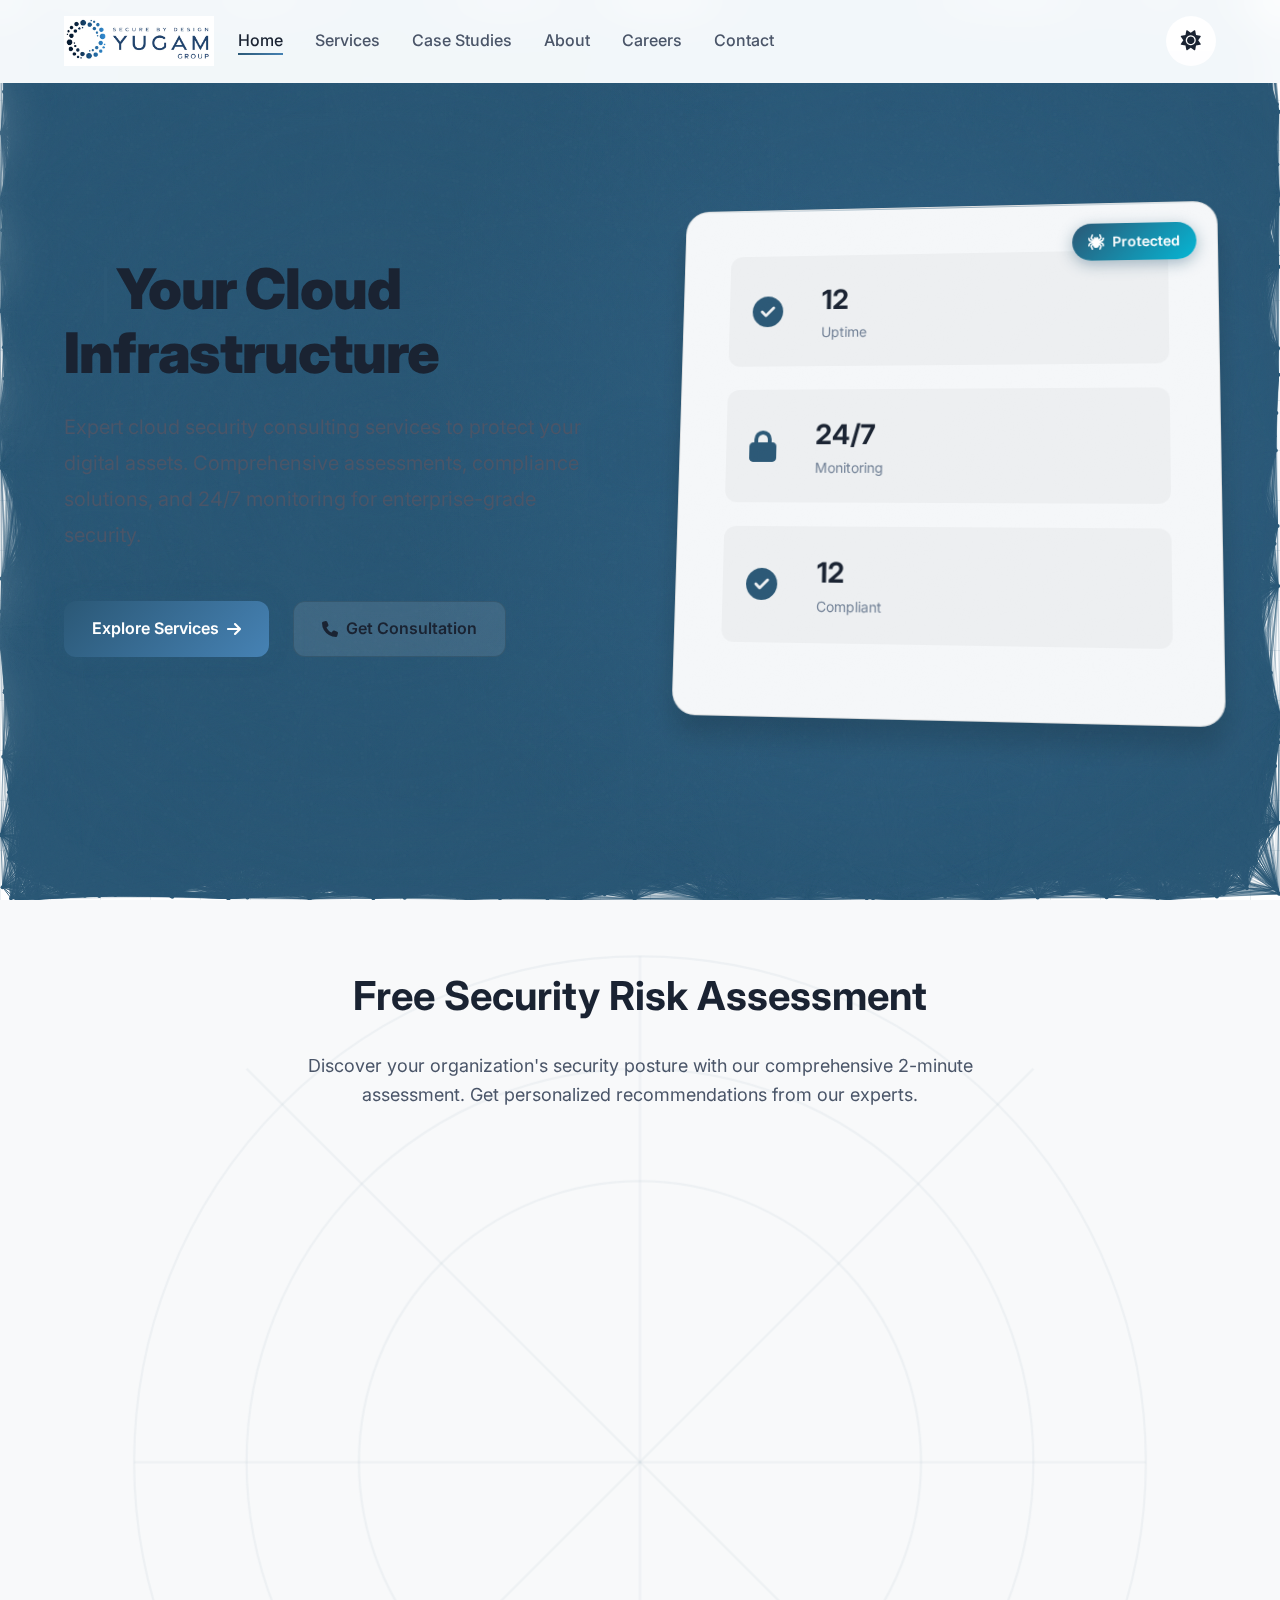
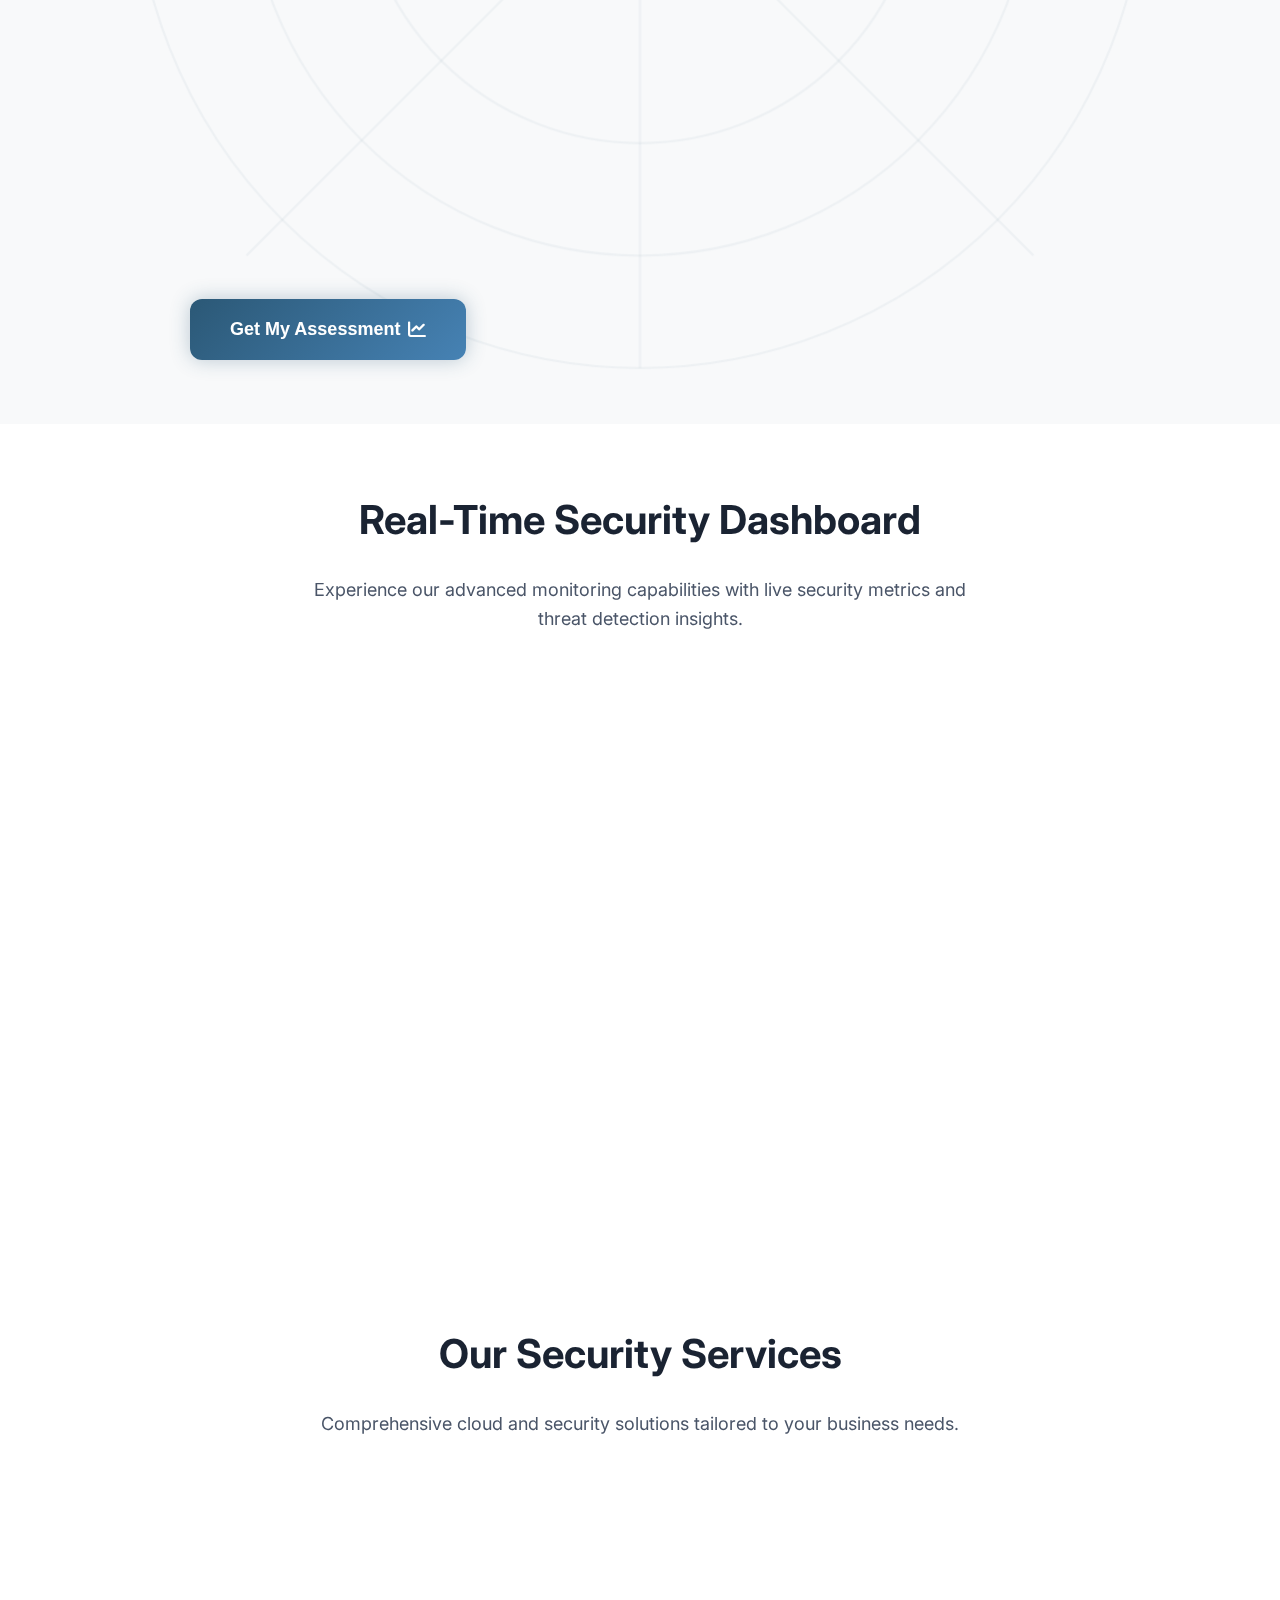
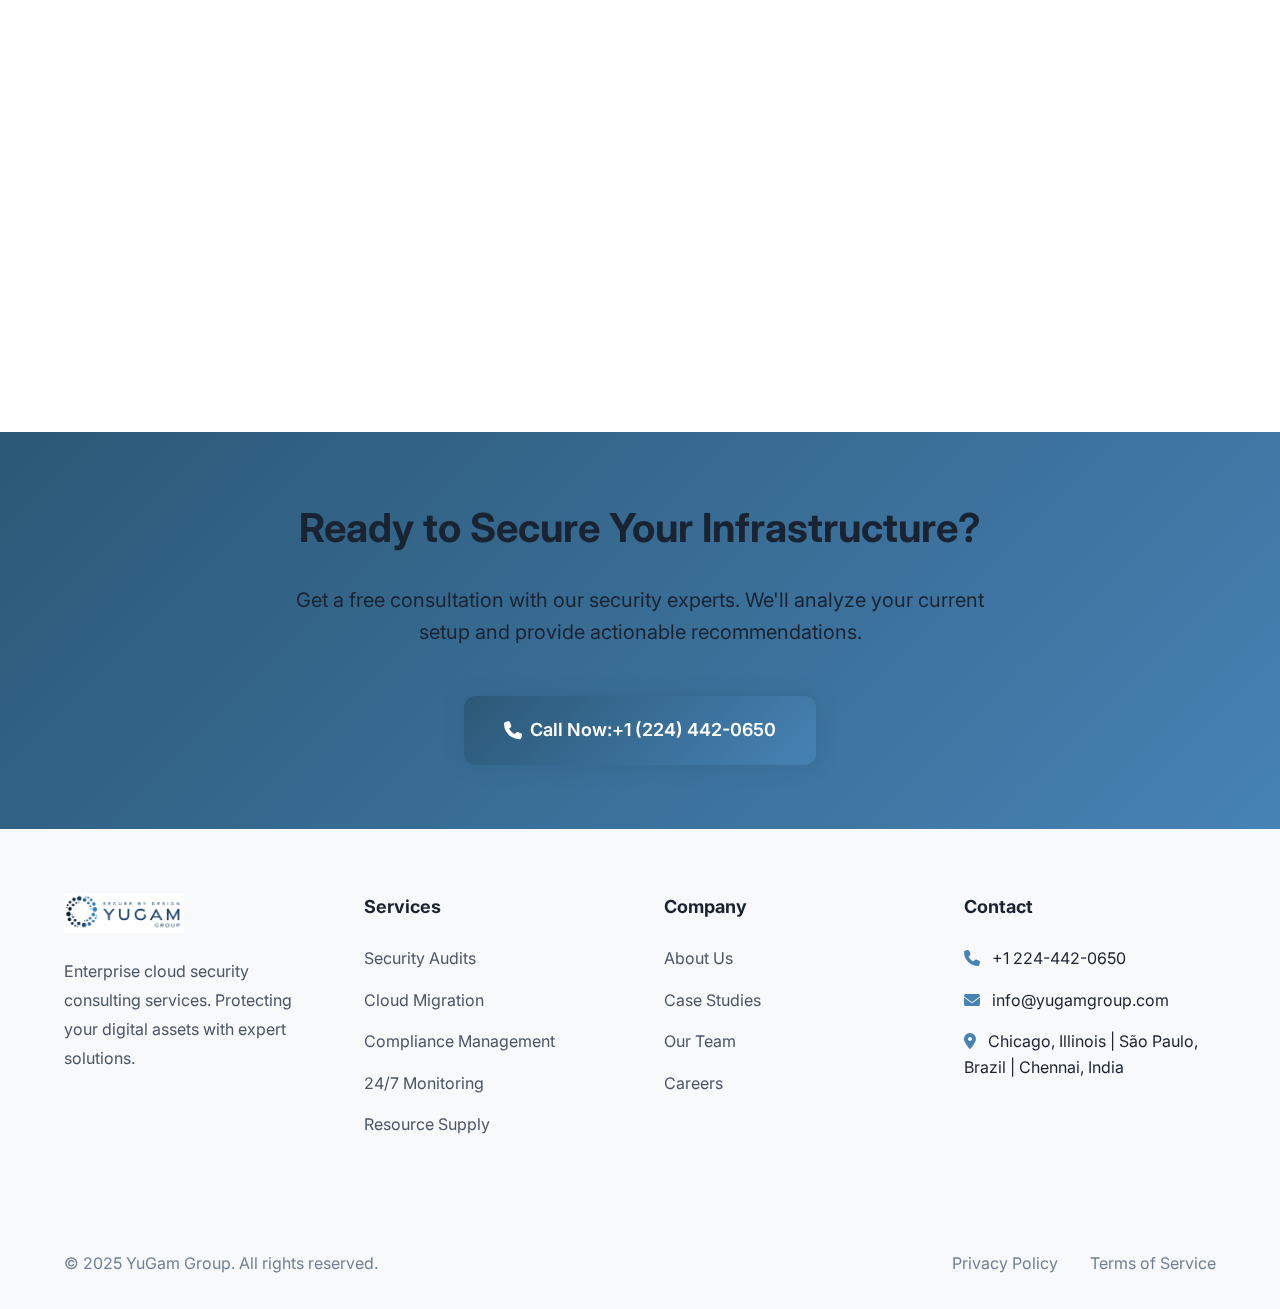
<file: index.html>
<!DOCTYPE html>
<html lang="en">

<head>
    <meta charset="UTF-8">
    <meta name="viewport" content="width=device-width, initial-scale=1.0">
    <meta name="description"
        content="YuGam Group - Enterprise cloud security consulting services. Protecting your digital assets with expert solutions.">
    <title>YuGam Group - Enterprise Cloud & Security Solutions</title>
    <link rel="stylesheet" href="styles.css">
    <link href="https://fonts.googleapis.com/css2?family=Inter:wght@300;400;500;600;700;800&display=swap"
        rel="stylesheet">
    <link rel="stylesheet" href="https://cdnjs.cloudflare.com/ajax/libs/font-awesome/6.4.0/css/all.min.css">
</head>

<body>
    <!-- Navigation -->
    <nav class="navbar" id="navbar">
        <div class="container nav-container">
            <div class="logo">
                <img src="logo-full.png" alt="YUGAM GROUP - Secure by Design" style="height: 50px;">
            </div>
            <button class="mobile-menu-toggle" id="mobileMenuToggle">
                <span></span>
                <span></span>
                <span></span>
            </button>
            <ul class="nav-links" id="navLinks">
                <li><a href="index.html" class="nav-link active">Home</a></li>
                <li><a href="services.html" class="nav-link">Services</a></li>
                <li><a href="case-studies.html" class="nav-link">Case Studies</a></li>
                <li><a href="about.html" class="nav-link">About</a></li>
                <li><a href="careers.html" class="nav-link">Careers</a></li>
                <li><a href="index.html#contact" class="nav-link">Contact</a></li>
            </ul>
            <button class="theme-toggle" id="themeToggle" aria-label="Toggle dark mode">
                <i class="fas fa-sun"></i>
                <i class="fas fa-moon" style="display: none;"></i>
            </button>
        </div>
    </nav>

    <!-- Hero Section -->
    <section id="home" class="hero">
        <div class="hero-background">
            <canvas class="particle-canvas"></canvas>
            <div class="grid-overlay"></div>
            <div class="gradient-overlay"></div>
            <!-- Clouds Background -->
            <div class="clouds-container">
                <div class="cloud cloud-1"></div>
                <div class="cloud cloud-2"></div>
                <div class="cloud cloud-3"></div>
                <div class="cloud cloud-4"></div>
                <div class="cloud cloud-5"></div>
            </div>
            <!-- Spider Web Protection -->
            <div class="spider-web-container">
                <svg class="spider-web" viewBox="0 0 800 600" xmlns="http://www.w3.org/2000/svg">
                    <defs>
                        <radialGradient id="webGradient" cx="50%" cy="50%" r="50%">
                            <stop offset="0%" style="stop-color:var(--primary);stop-opacity:0.1" />
                            <stop offset="100%" style="stop-color:var(--primary);stop-opacity:0" />
                        </radialGradient>
                    </defs>
                    <!-- Radial lines -->
                    <g stroke="url(#webGradient)" stroke-width="0.5" fill="none">
                        <line x1="400" y1="300" x2="400" y2="0" />
                        <line x1="400" y1="300" x2="565" y2="75" />
                        <line x1="400" y1="300" x2="650" y2="200" />
                        <line x1="400" y1="300" x2="650" y2="400" />
                        <line x1="400" y1="300" x2="565" y2="525" />
                        <line x1="400" y1="300" x2="400" y2="600" />
                        <line x1="400" y1="300" x2="235" y2="525" />
                        <line x1="400" y1="300" x2="150" y2="400" />
                        <line x1="400" y1="300" x2="150" y2="200" />
                        <line x1="400" y1="300" x2="235" y2="75" />
                    </g>
                    <!-- Concentric circles -->
                    <ellipse cx="400" cy="300" rx="60" ry="45" stroke="url(#webGradient)" stroke-width="0.5" fill="none"/>
                    <ellipse cx="400" cy="300" rx="120" ry="90" stroke="url(#webGradient)" stroke-width="0.4" fill="none"/>
                    <ellipse cx="400" cy="300" rx="180" ry="135" stroke="url(#webGradient)" stroke-width="0.4" fill="none"/>
                    <ellipse cx="400" cy="300" rx="240" ry="180" stroke="url(#webGradient)" stroke-width="0.3" fill="none"/>
                    <ellipse cx="400" cy="300" rx="300" ry="225" stroke="url(#webGradient)" stroke-width="0.3" fill="none"/>
                </svg>
                <!-- Spider Guardian -->
                <div class="spider-guardian">
                    <i class="fas fa-spider"></i>
                </div>
            </div>
        </div>
        <div class="container hero-content">
            <div class="hero-text" data-animate="fade-right">
                <h1 class="hero-title">
                    <span class="gradient-text text-glow" data-typing="Secure|Protect|Optimize|Modernize"> Secure</span> Your Cloud Infrastructure
                </h1>
                <p class="hero-subtitle">
                    Expert cloud security consulting services to protect your digital assets.
                    Comprehensive assessments, compliance solutions, and 24/7 monitoring for
                    enterprise-grade security.
                </p>
                <div class="hero-cta">
                    <a href="services.html" class="btn btn-primary">
                        <span>Explore Services</span>
                        <i class="fas fa-arrow-right"></i>
                    </a>
                    <a href="#contact" class="btn btn-secondary">
                        <i class="fas fa-phone"></i>
                        <span>Get Consultation</span>
                    </a>
                </div>
            </div>
            <div class="hero-visual" data-animate="fade-left">
                <div class="dashboard-preview">
                    <div class="dashboard-card glass-card">
                        <div class="spider-badge">
                            <i class="fas fa-spider"></i>
                            <span>Protected</span>
                        </div>
                        <div class="stat-item" data-animate="fade-up" data-animate-delay="1">
                            <i class="fas fa-check-circle"></i>
                            <div class="stat-content">
                                <span class="stat-value" data-target="99">99.9%</span>
                                <span class="stat-label">Uptime</span>
                            </div>
                        </div>
                        <div class="stat-item" data-animate="fade-up" data-animate-delay="2">
                            <i class="fas fa-lock"></i>
                            <div class="stat-content">
                                <span class="stat-value">24/7</span>
                                <span class="stat-label">Monitoring</span>
                            </div>
                        </div>
                        <div class="stat-item" data-animate="fade-up" data-animate-delay="3">
                            <i class="fas fa-check-circle"></i>
                            <div class="stat-content">
                                <span class="stat-value" data-target="100">100%</span>
                                <span class="stat-label">Compliant</span>
                            </div>
                        </div>
                    </div>
                </div>
            </div>
        </div>
    </section>

    <!-- Security Assessment Section -->
    <section class="assessment-section">
        <div class="assessment-web-pattern">
            <svg viewBox="0 0 100 100" xmlns="http://www.w3.org/2000/svg">
                <defs>
                    <pattern id="webPattern" patternUnits="userSpaceOnUse" width="100" height="100">
                        <circle cx="50" cy="50" r="45" stroke="var(--primary)" stroke-width="0.2" fill="none" opacity="0.1"/>
                        <circle cx="50" cy="50" r="35" stroke="var(--primary)" stroke-width="0.2" fill="none" opacity="0.1"/>
                        <circle cx="50" cy="50" r="25" stroke="var(--primary)" stroke-width="0.2" fill="none" opacity="0.1"/>
                        <line x1="50" y1="5" x2="50" y2="95" stroke="var(--primary)" stroke-width="0.2" opacity="0.1"/>
                        <line x1="5" y1="50" x2="95" y2="50" stroke="var(--primary)" stroke-width="0.2" opacity="0.1"/>
                        <line x1="15" y1="15" x2="85" y2="85" stroke="var(--primary)" stroke-width="0.2" opacity="0.1"/>
                        <line x1="85" y1="15" x2="15" y2="85" stroke="var(--primary)" stroke-width="0.2" opacity="0.1"/>
                    </pattern>
                </defs>
                <rect width="100%" height="100%" fill="url(#webPattern)"/>
            </svg>
        </div>
        <div class="container">
            <div class="section-header">
                <h2 class="section-title">Free Security Risk Assessment</h2>
                <p class="section-subtitle">
                    Discover your organization's security posture with our comprehensive 2-minute assessment.
                    Get personalized recommendations from our experts.
                </p>
            </div>

            <div class="assessment-form">
                <div class="question-card">
                    <h3>What is your current cloud infrastructure setup?</h3>
                    <div class="options-grid">
                        <label class="option-card">
                            <input type="radio" name="infrastructure" value="aws">
                            <div class="option-content">
                                <i class="fab fa-aws"></i>
                                <span>AWS</span>
                            </div>
                        </label>
                        <label class="option-card">
                            <input type="radio" name="infrastructure" value="azure">
                            <div class="option-content">
                                <i class="fab fa-microsoft"></i>
                                <span>Azure</span>
                            </div>
                        </label>
                        <label class="option-card">
                            <input type="radio" name="infrastructure" value="gcp">
                            <div class="option-content">
                                <i class="fab fa-google"></i>
                                <span>Google Cloud</span>
                            </div>
                        </label>
                        <label class="option-card">
                            <input type="radio" name="infrastructure" value="multi">
                            <div class="option-content">
                                <i class="fas fa-cloud"></i>
                                <span>Multi-Cloud</span>
                            </div>
                        </label>
                    </div>
                </div>

                <div class="question-card">
                    <h3>How do you currently monitor security threats?</h3>
                    <div class="options-grid">
                        <label class="option-card">
                            <input type="radio" name="monitoring" value="manual">
                            <div class="option-content">
                                <i class="fas fa-user"></i>
                                <span>Manual Review</span>
                            </div>
                        </label>
                        <label class="option-card">
                            <input type="radio" name="monitoring" value="automated">
                            <div class="option-content">
                                <i class="fas fa-robot"></i>
                                <span>Automated Tools</span>
                            </div>
                        </label>
                        <label class="option-card">
                            <input type="radio" name="monitoring" value="managed">
                            <div class="option-content">
                                <i class="fas fa-headset"></i>
                                <span>Managed Service</span>
                            </div>
                        </label>
                        <label class="option-card">
                            <input type="radio" name="monitoring" value="none">
                            <div class="option-content">
                                <i class="fas fa-times"></i>
                                <span>No Monitoring</span>
                            </div>
                        </label>
                    </div>
                </div>

                <button class="btn btn-primary btn-large" id="assessmentBtn">
                    <span>Get My Assessment</span>
                    <i class="fas fa-chart-line"></i>
                </button>
            </div>

            <div class="assessment-results" id="assessmentResults" style="display: none;">
                <div class="results-card">
                    <h3>Your Security Risk Assessment</h3>
                    <div class="risk-score">
                        <div class="score-circle">
                            <span class="score-value" id="scoreValue">75</span>
                            <span class="score-label">/ 100</span>
                        </div>
                        <p class="score-description" id="scoreDescription">Moderate Risk Level</p>
                    </div>

                    <div class="findings">
                        <h4>Key Findings</h4>
                        <ul id="findingsList">
                            <li><i class="fas fa-check-circle"></i> Cloud infrastructure properly configured</li>
                            <li><i class="fas fa-exclamation-triangle"></i> Security monitoring needs improvement</li>
                            <li><i class="fas fa-info-circle"></i> Consider implementing automated threat detection</li>
                        </ul>
                    </div>

                    <div class="recommendations">
                        <h4>Recommendations</h4>
                        <ul id="recommendationsList">
                            <li>Implement 24/7 automated security monitoring</li>
                            <li>Regular security audits and penetration testing</li>
                            <li>Enhance compliance documentation</li>
                        </ul>
                    </div>
                </div>
            </div>
        </div>
    </section>

    <!-- Real-Time Dashboard Section -->
    <section class="dashboard-section">
        <div class="container">
            <div class="section-header">
                <h2 class="section-title">Real-Time Security Dashboard</h2>
                <p class="section-subtitle">
                    Experience our advanced monitoring capabilities with live security metrics and threat detection
                    insights.
                </p>
            </div>

            <div class="dashboard-grid">
                <div class="dashboard-widget glass-card" data-animate="fade-up" data-animate-delay="1">
                    <div class="widget-header">
                        <h3>Threat Detection</h3>
                        <div class="widget-protection">
                            <i class="fas fa-spider"></i>
                            <span>Protected</span>
                        </div>
                        <span class="status-badge status-active">Active</span>
                    </div>
                    <div class="widget-content">
                        <div class="metric-large">
                            <span class="metric-value" id="threatsBlocked" data-target="1247">1,247</span>
                            <span class="metric-label">Threats Blocked Today</span>
                        </div>
                        <div class="chart-placeholder">
                            <canvas id="threatsChart"></canvas>
                        </div>
                    </div>
                </div>

                <div class="dashboard-widget glass-card" data-animate="fade-up" data-animate-delay="2">
                    <div class="widget-header">
                        <h3>System Health</h3>
                        <div class="widget-protection">
                            <i class="fas fa-spider"></i>
                            <span>Protected</span>
                        </div>
                        <span class="status-badge status-success">Healthy</span>
                    </div>
                    <div class="widget-content">
                        <div class="health-metrics">
                            <div class="health-item">
                                <div class="health-label">CPU Usage</div>
                                <div class="progress-bar">
                                    <div class="progress-fill" style="width: 45%"></div>
                                </div>
                                <span class="health-value">45%</span>
                            </div>
                            <div class="health-item">
                                <div class="health-label">Memory</div>
                                <div class="progress-bar">
                                    <div class="progress-fill" style="width: 62%"></div>
                                </div>
                                <span class="health-value">62%</span>
                            </div>
                            <div class="health-item">
                                <div class="health-label">Network</div>
                                <div class="progress-bar">
                                    <div class="progress-fill" style="width: 28%"></div>
                                </div>
                                <span class="health-value">28%</span>
                            </div>
                        </div>
                    </div>
                </div>

                <div class="dashboard-widget glass-card" data-animate="fade-up" data-animate-delay="3">
                    <div class="widget-header">
                        <h3>Compliance Status</h3>
                        <span class="status-badge status-success">Compliant</span>
                    </div>
                    <div class="widget-content">
                        <div class="compliance-list">
                            <div class="compliance-item">
                                <i class="fas fa-check-circle"></i>
                                <span>SOC 2 Type II</span>
                            </div>
                            <div class="compliance-item">
                                <i class="fas fa-check-circle"></i>
                                <span>ISO 27001</span>
                            </div>
                            <div class="compliance-item">
                                <i class="fas fa-check-circle"></i>
                                <span>HIPAA</span>
                            </div>
                            <div class="compliance-item">
                                <i class="fas fa-check-circle"></i>
                                <span>GDPR</span>
                            </div>
                        </div>
                    </div>
                </div>
            </div>
        </div>
    </section>

    <!-- Services Section -->
    <section class="services-section">
        <div class="container">
            <div class="section-header">
                <h2 class="section-title">Our Security Services</h2>
                <p class="section-subtitle">
                    Comprehensive cloud and security solutions tailored to your business needs.
                </p>
            </div>

            <div class="services-grid">
                <div class="service-card glass-card" data-animate="fade-up" data-animate-delay="1">
                    <div class="service-protection-badge">
                        <i class="fas fa-spider"></i>
                    </div>
                    <div class="service-icon">
                        <i class="fas fa-user-shield"></i>
                    </div>
                    <h3>Security Audits</h3>
                    <p>Comprehensive security assessments including penetration testing, vulnerability scanning, and
                        compliance reviews.</p>
                    <a href="services.html" class="service-link">
                        Learn More <i class="fas fa-arrow-right"></i>
                    </a>
                </div>

                <div class="service-card glass-card" data-animate="fade-up" data-animate-delay="2">
                    <div class="service-protection-badge">
                        <i class="fas fa-spider"></i>
                    </div>
                    <div class="service-icon">
                        <i class="fas fa-cloud-upload-alt"></i>
                    </div>
                    <h3>Cloud Migration</h3>
                    <p>Secure cloud migration services with zero downtime, data integrity protection, and ongoing
                        optimization.</p>
                    <a href="services.html" class="service-link">
                        Learn More <i class="fas fa-arrow-right"></i>
                    </a>
                </div>

                <div class="service-card glass-card" data-animate="fade-up" data-animate-delay="3">
                    <div class="service-protection-badge">
                        <i class="fas fa-spider"></i>
                    </div>
                    <div class="service-icon">
                        <i class="fas fa-clipboard-check"></i>
                    </div>
                    <h3>Compliance Management</h3>
                    <p>Achieve and maintain compliance with SOC 2, ISO 27001, NIST, HIPAA, and other regulatory
                        frameworks.</p>
                    <a href="services.html" class="service-link">
                        Learn More <i class="fas fa-arrow-right"></i>
                    </a>
                </div>
            </div>
        </div>
    </section>

    <!-- CTA Section -->
    <section id="contact" class="cta-section">
        <div class="container">
            <div class="cta-content">
                <h2>Ready to Secure Your Infrastructure?</h2>
                <p>Get a free consultation with our security experts. We'll analyze your current setup and provide
                    actionable recommendations.</p>
                <a href="tel:224-442-0650" class="btn btn-large btn-primary">
                    <i class="fas fa-phone"></i>
                    <span>Call Now:+1 (224) 442-0650</span>
                </a>
            </div>
        </div>
    </section>

    <!-- Footer -->
    <footer class="footer">
        <div class="container">
            <div class="footer-grid">
                <div class="footer-col">
                    <div class="footer-logo">
                        <img src="logo-full.png" alt="YUGAM GROUP - Secure by Design" style="height: 40px;">
                    </div>
                    <p>Enterprise cloud security consulting services. Protecting your digital assets with expert
                        solutions.</p>
                </div>

                <div class="footer-col">
                    <h4>Services</h4>
                    <ul>
                        <li><a href="services.html">Security Audits</a></li>
                        <li><a href="services.html">Cloud Migration</a></li>
                        <li><a href="services.html">Compliance Management</a></li>
                        <li><a href="services.html">24/7 Monitoring</a></li>
                        <li><a href="services.html">Resource Supply</a></li>
                    </ul>
                </div>

                <div class="footer-col">
                    <h4>Company</h4>
                    <ul>
                        <li><a href="about.html">About Us</a></li>
                        <li><a href="case-studies.html">Case Studies</a></li>
                        <li><a href="about.html">Our Team</a></li>
                        <li><a href="careers.html">Careers</a></li>
                    </ul>
                </div>

                <div class="footer-col">
                    <h4>Contact</h4>
                    <ul>
                        <li><i class="fas fa-phone"></i> +1 224-442-0650</li>
                        <li><i class="fas fa-envelope"></i> info@yugamgroup.com</li>
                        <li><i class="fas fa-map-marker-alt"></i> Chicago, Illinois | São Paulo, Brazil | Chennai, India
                        </li>
                    </ul>
                </div>
            </div>

            <div class="footer-bottom">
                <p>&copy; 2025 YuGam Group. All rights reserved.</p>
                <div class="footer-links">
                    <a href="#">Privacy Policy</a>
                    <a href="#">Terms of Service</a>
                </div>
            </div>
        </div>
    </footer>

    <script src="particles.js"></script>
    <script src="cursor-trail.js"></script>
    <script src="script.js"></script>
</body>

</html>
</file>
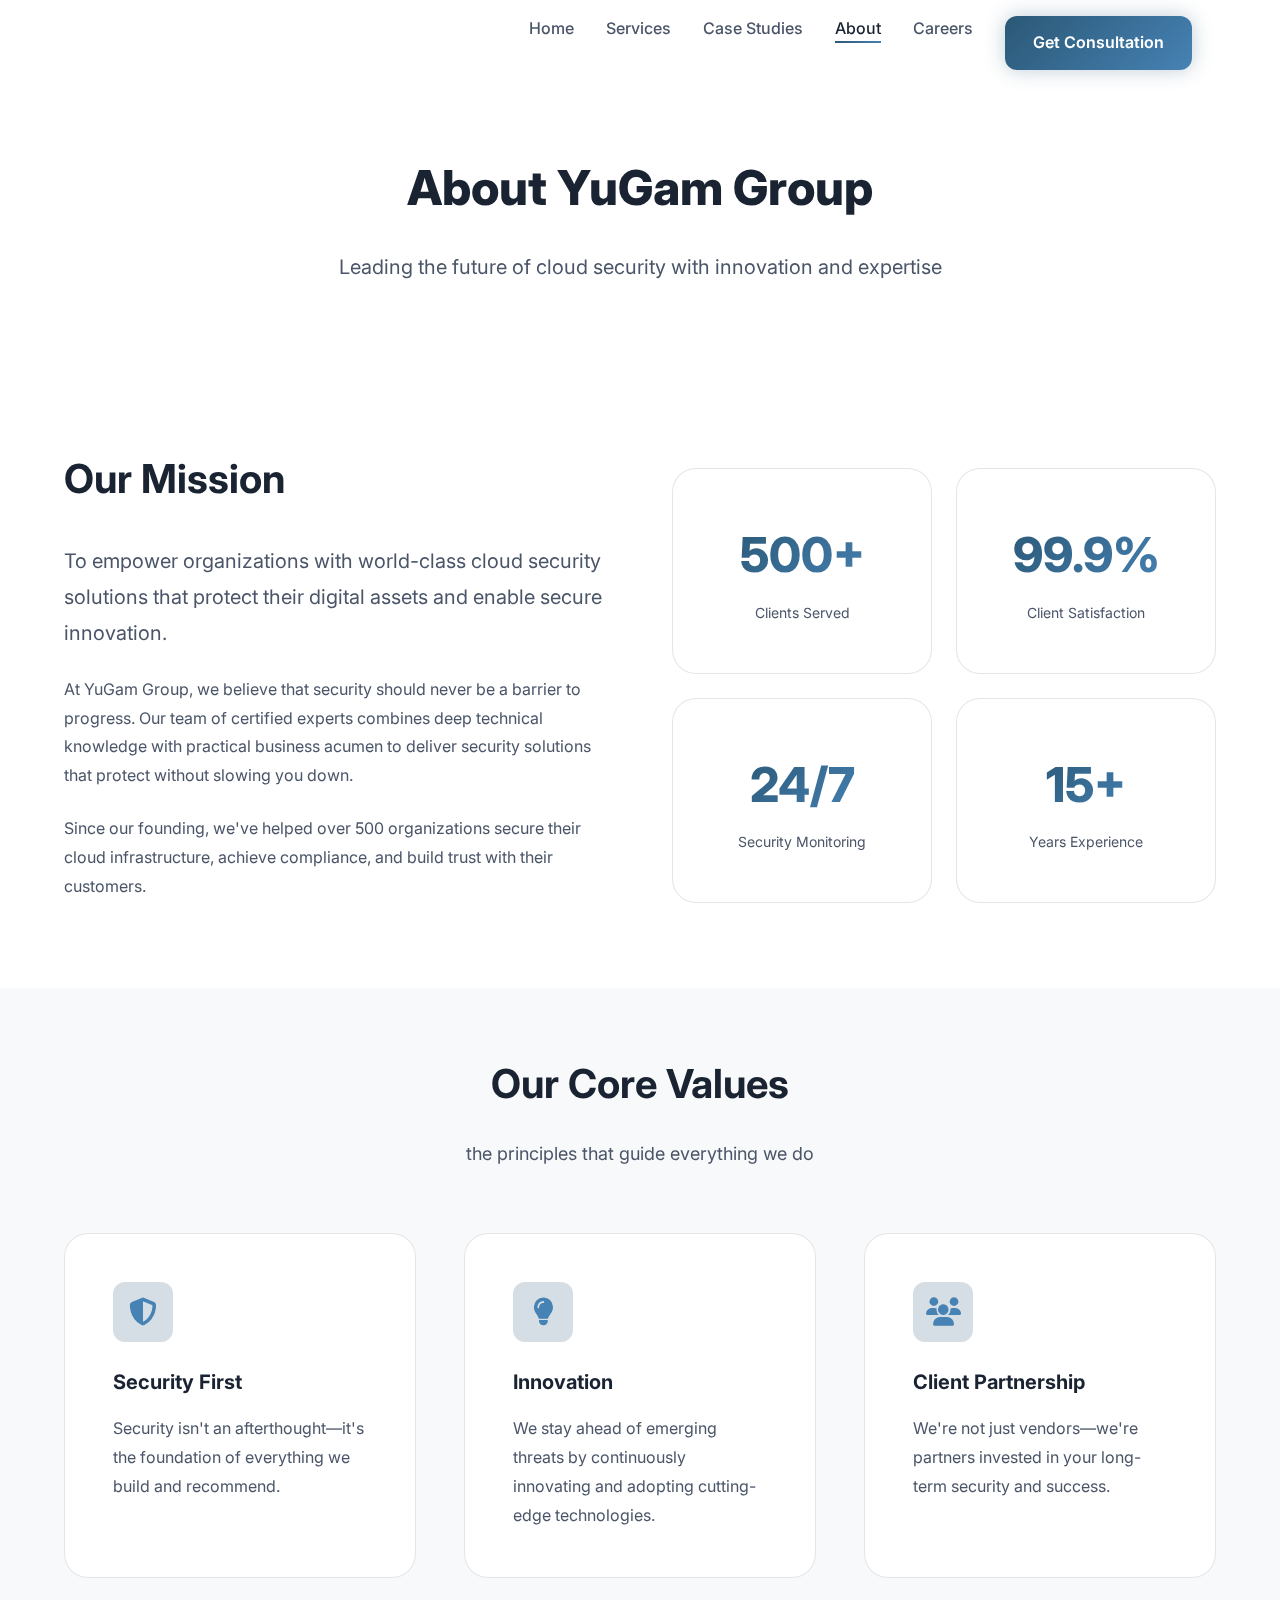
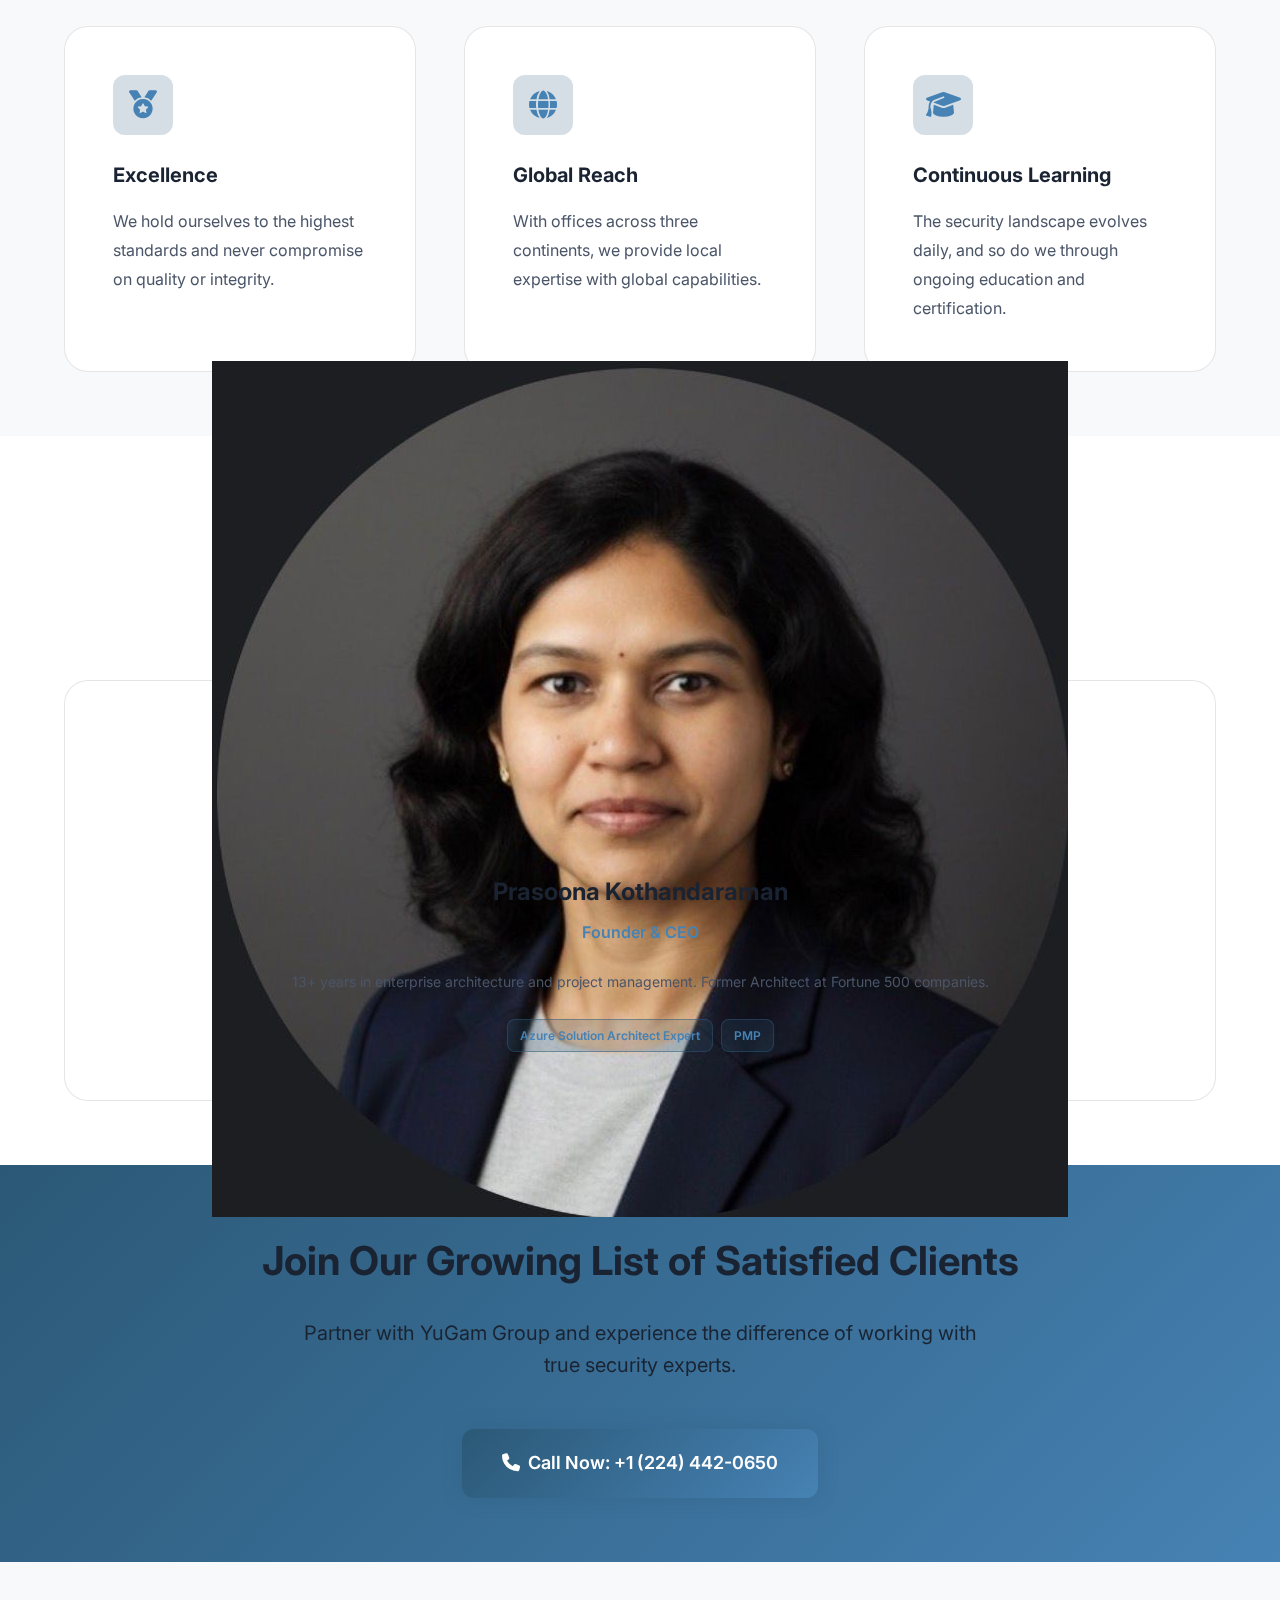
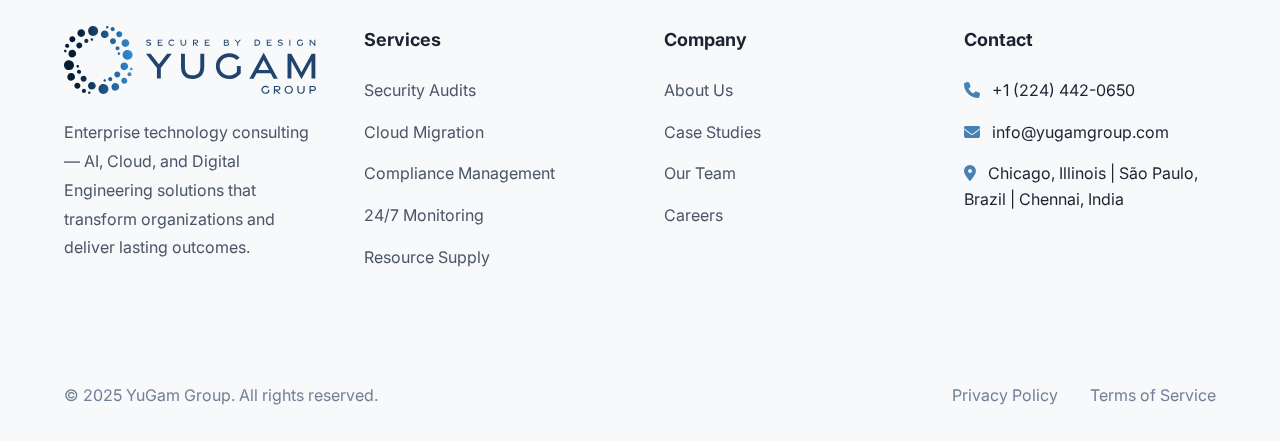
<file: about.html>
<!DOCTYPE html>
<html lang="en">

<head>
    <meta charset="UTF-8">
    <meta name="viewport" content="width=device-width, initial-scale=1.0">
    <meta name="description"
        content="About YuGam Group - Learn about our mission, team, and commitment to enterprise cloud security.">
    <title>About Us - YuGam Group</title>
    <link rel="stylesheet" href="styles.css">
    <link href="https://fonts.googleapis.com/css2?family=Inter:wght@300;400;500;600;700;800&display=swap"
        rel="stylesheet">
    <link rel="stylesheet" href="https://cdnjs.cloudflare.com/ajax/libs/font-awesome/6.4.0/css/all.min.css">
</head>

<body>
    <!-- Navigation -->
    <nav class="navbar" id="navbar">
        <div class="container nav-container">
            <div class="logo">
                <img src="logo-yugam.svg" alt="YUGAM GROUP" class="site-logo">
            </div>
            <button class="mobile-menu-toggle" id="mobileMenuToggle">
                <span></span>
                <span></span>
                <span></span>
            </button>
            <ul class="nav-links" id="navLinks">
                <li><a href="index.html" class="nav-link">Home</a></li>
                <li><a href="services.html" class="nav-link">Services</a></li>
                <li><a href="case-studies.html" class="nav-link">Case Studies</a></li>
                <li><a href="about.html" class="nav-link active">About</a></li>
                <li><a href="careers.html" class="nav-link">Careers</a></li>
                <li><a href="index.html#contact" class="btn btn-primary">Get Consultation</a></li>
            </ul>
        </div>
    </nav>

    <!-- Page Header -->
    <section class="page-header">
        <div class="container">
            <h1 class="page-title">About YuGam Group</h1>
            <p class="page-subtitle">Leading the future of cloud security with innovation and expertise</p>
        </div>
    </section>

    <!-- Mission Section -->
    <section class="mission-section">
        <div class="container">
            <div class="mission-content">
                <div class="mission-text">
                    <h2>Our Mission</h2>
                    <p class="lead">To empower organizations with world-class cloud security solutions that protect
                        their digital assets and enable secure innovation.</p>
                    <p>At YuGam Group, we believe that security should never be a barrier to progress. Our team of
                        certified experts combines deep technical knowledge with practical business acumen to deliver
                        security solutions that protect without slowing you down.</p>
                    <p>Since our founding, we've helped over 500 organizations secure their cloud infrastructure,
                        achieve compliance, and build trust with their customers.</p>
                </div>
                <div class="mission-stats">
                    <div class="stat-card-large">
                        <span class="stat-number-large">500+</span>
                        <span class="stat-label-large">Clients Served</span>
                    </div>
                    <div class="stat-card-large">
                        <span class="stat-number-large">99.9%</span>
                        <span class="stat-label-large">Client Satisfaction</span>
                    </div>
                    <div class="stat-card-large">
                        <span class="stat-number-large">24/7</span>
                        <span class="stat-label-large">Security Monitoring</span>
                    </div>
                    <div class="stat-card-large">
                        <span class="stat-number-large">15+</span>
                        <span class="stat-label-large">Years Experience</span>
                    </div>
                </div>
            </div>
        </div>
    </section>

    <!-- Values Section -->
    <section class="values-section">
        <div class="container">
            <div class="section-header">
                <h2 class="section-title">Our Core Values</h2>
                <p class="section-subtitle">the principles that guide everything we do</p>
            </div>

            <div class="values-grid">
                <div class="value-card">
                    <div class="value-icon">
                        <i class="fas fa-shield-alt"></i>
                    </div>
                    <h3>Security First</h3>
                    <p>Security isn't an afterthought—it's the foundation of everything we build and recommend.</p>
                </div>

                <div class="value-card">
                    <div class="value-icon">
                        <i class="fas fa-lightbulb"></i>
                    </div>
                    <h3>Innovation</h3>
                    <p>We stay ahead of emerging threats by continuously innovating and adopting cutting-edge
                        technologies.</p>
                </div>

                <div class="value-card">
                    <div class="value-icon">
                        <i class="fas fa-users"></i>
                    </div>
                    <h3>Client Partnership</h3>
                    <p>We're not just vendors—we're partners invested in your long-term security and success.</p>
                </div>

                <div class="value-card">
                    <div class="value-icon">
                        <i class="fas fa-medal"></i>
                    </div>
                    <h3>Excellence</h3>
                    <p>We hold ourselves to the highest standards and never compromise on quality or integrity.</p>
                </div>

                <div class="value-card">
                    <div class="value-icon">
                        <i class="fas fa-globe"></i>
                    </div>
                    <h3>Global Reach</h3>
                    <p>With offices across three continents, we provide local expertise with global capabilities.</p>
                </div>

                <div class="value-card">
                    <div class="value-icon">
                        <i class="fas fa-graduation-cap"></i>
                    </div>
                    <h3>Continuous Learning</h3>
                    <p>The security landscape evolves daily, and so do we through ongoing education and certification.
                    </p>
                </div>
            </div>
        </div>
    </section>

    <!-- Team Section -->
    <section class="team-section">
        <div class="container">
            <div class="section-header">
                <h2 class="section-title">Meet Our Leadership</h2>
                <p class="section-subtitle">Industry veterans committed to your security</p>
            </div>

            <div class="team-grid">
                <div class="team-member">
                    <div class="member-avatar">
                        <img src="prasoona-kothandaraman.jpg" alt="Prasoona Kothandaraman" onerror="this.style.display='none';this.parentElement.innerHTML='<i class=\'fas fa-user\'></i>'">
                    </div>
                    <h3>Prasoona Kothandaraman</h3>
                    <p class="member-role">Founder & CEO</p>
                    <p class="member-bio">13+ years in enterprise architecture and project management. Former Architect
                        at Fortune 500 companies.</p>
                    <div class="member-certifications">
                        <span class="cert-badge">Azure Solution Architect Expert</span>
                        <span class="cert-badge">PMP</span>
                    </div>
                </div>
            </div>
        </div>
    </section>

    <!-- CTA Section -->
    <section class="cta-section">
        <div class="container">
            <div class="cta-content">
                <h2>Join Our Growing List of Satisfied Clients</h2>
                <p>Partner with YuGam Group and experience the difference of working with true security experts.</p>
                <a href="tel:224-442-0650" class="btn btn-large btn-primary">
                    <i class="fas fa-phone"></i>
                    <span>Call Now: +1 (224) 442-0650</span>
                </a>
            </div>
        </div>
    </section>

    <!-- Footer -->
    <footer class="footer">
        <div class="container">
            <div class="footer-grid">
                <div class="footer-col">
                    <div class="footer-logo">
                        <img src="logo-yugam.svg" alt="YUGAM GROUP" class="site-logo footer-logo-img">
                    </div>
                    <p>Enterprise technology consulting — AI, Cloud, and Digital Engineering solutions that transform organizations and deliver lasting outcomes.</p>
                </div>

                <div class="footer-col">
                    <h4>Services</h4>
                    <ul>
                        <li><a href="services.html">Security Audits</a></li>
                        <li><a href="services.html">Cloud Migration</a></li>
                        <li><a href="services.html">Compliance Management</a></li>
                        <li><a href="services.html">24/7 Monitoring</a></li>
                        <li><a href="services.html">Resource Supply</a></li>
                    </ul>
                </div>

                <div class="footer-col">
                    <h4>Company</h4>
                    <ul>
                        <li><a href="about.html">About Us</a></li>
                        <li><a href="case-studies.html">Case Studies</a></li>
                        <li><a href="about.html">Our Team</a></li>
                        <li><a href="careers.html">Careers</a></li>
                    </ul>
                </div>

                <div class="footer-col">
                    <h4>Contact</h4>
                    <ul>
                        <li><i class="fas fa-phone"></i> +1 (224) 442-0650</li>
                        <li><i class="fas fa-envelope"></i> info@yugamgroup.com</li>
                        <li><i class="fas fa-map-marker-alt"></i> Chicago, Illinois | São Paulo, Brazil | Chennai, India
                        </li>
                    </ul>
                </div>
            </div>

            <div class="footer-bottom">
                <p>&copy; 2025 YuGam Group. All rights reserved.</p>
                <div class="footer-links">
                    <a href="#">Privacy Policy</a>
                    <a href="#">Terms of Service</a>
                </div>
            </div>
        </div>
    </footer>

    <script src="script.js"></script>
</body>

</html>
</file>
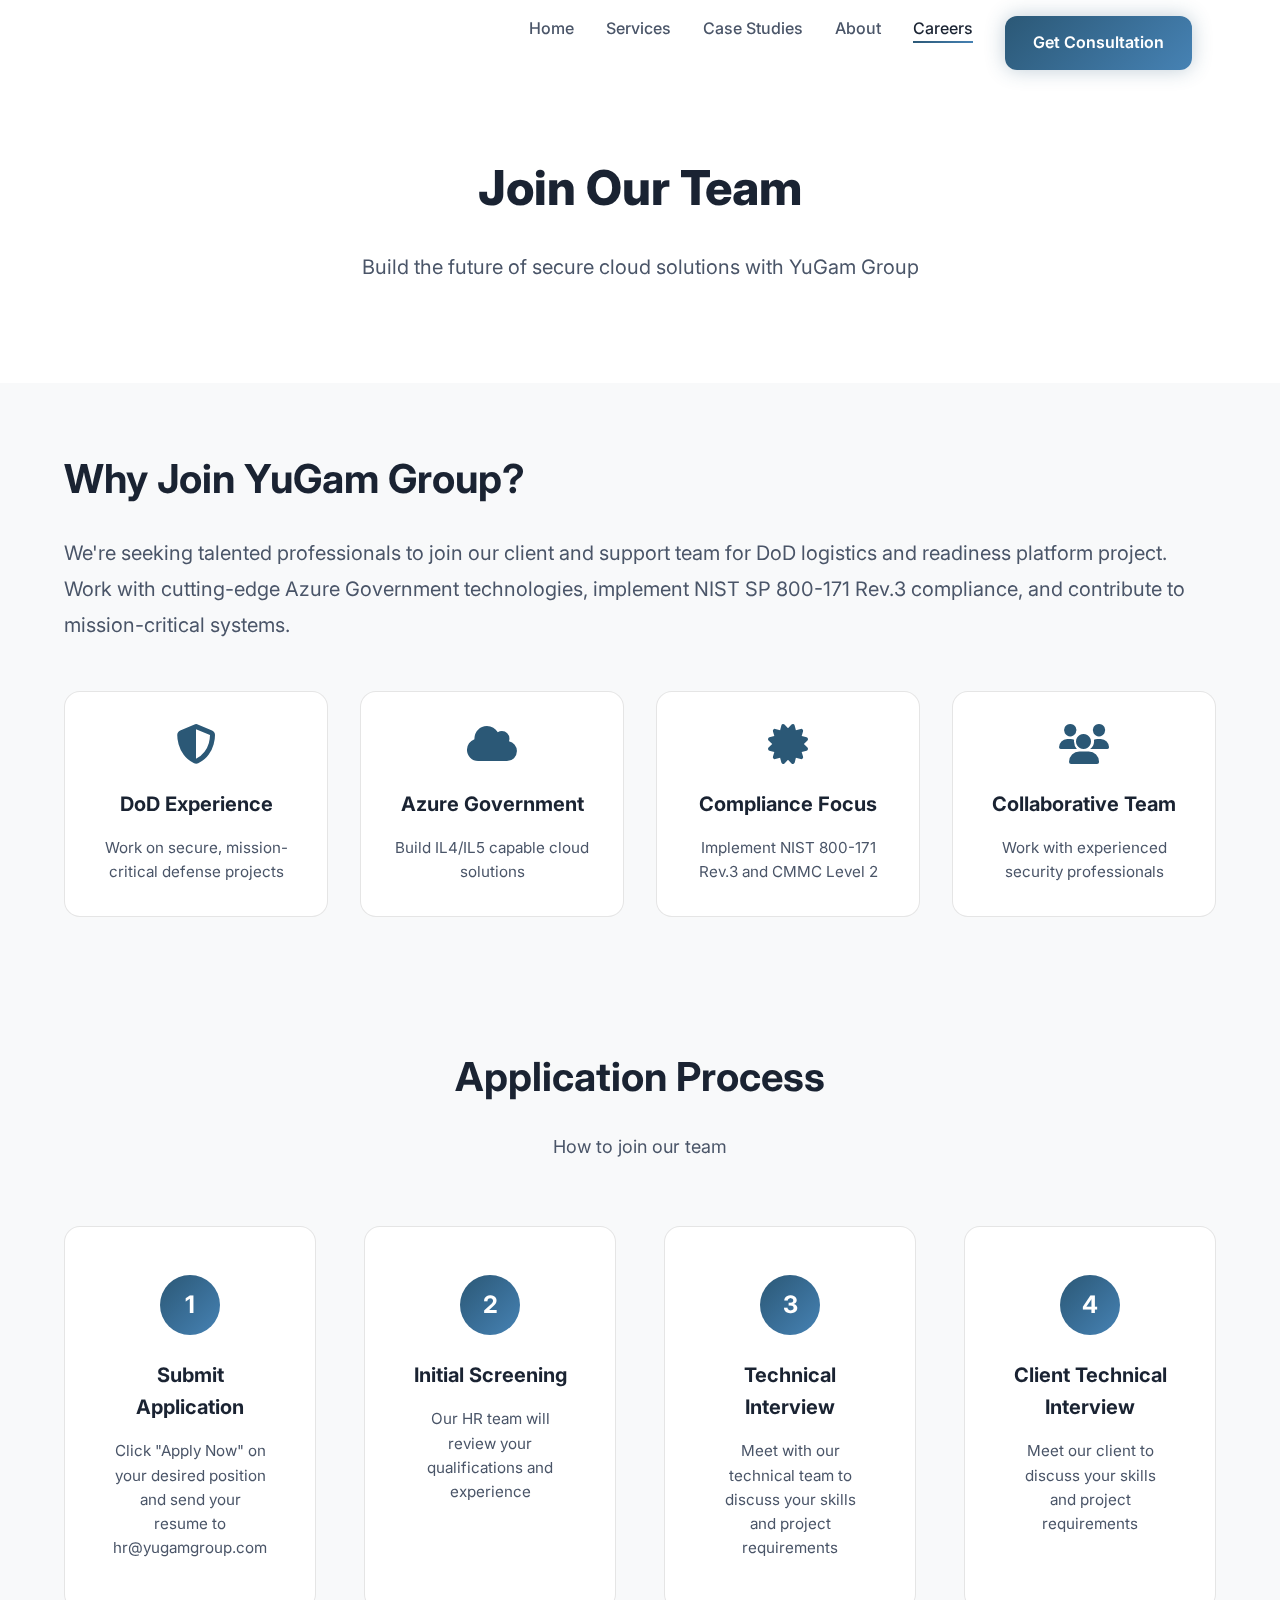
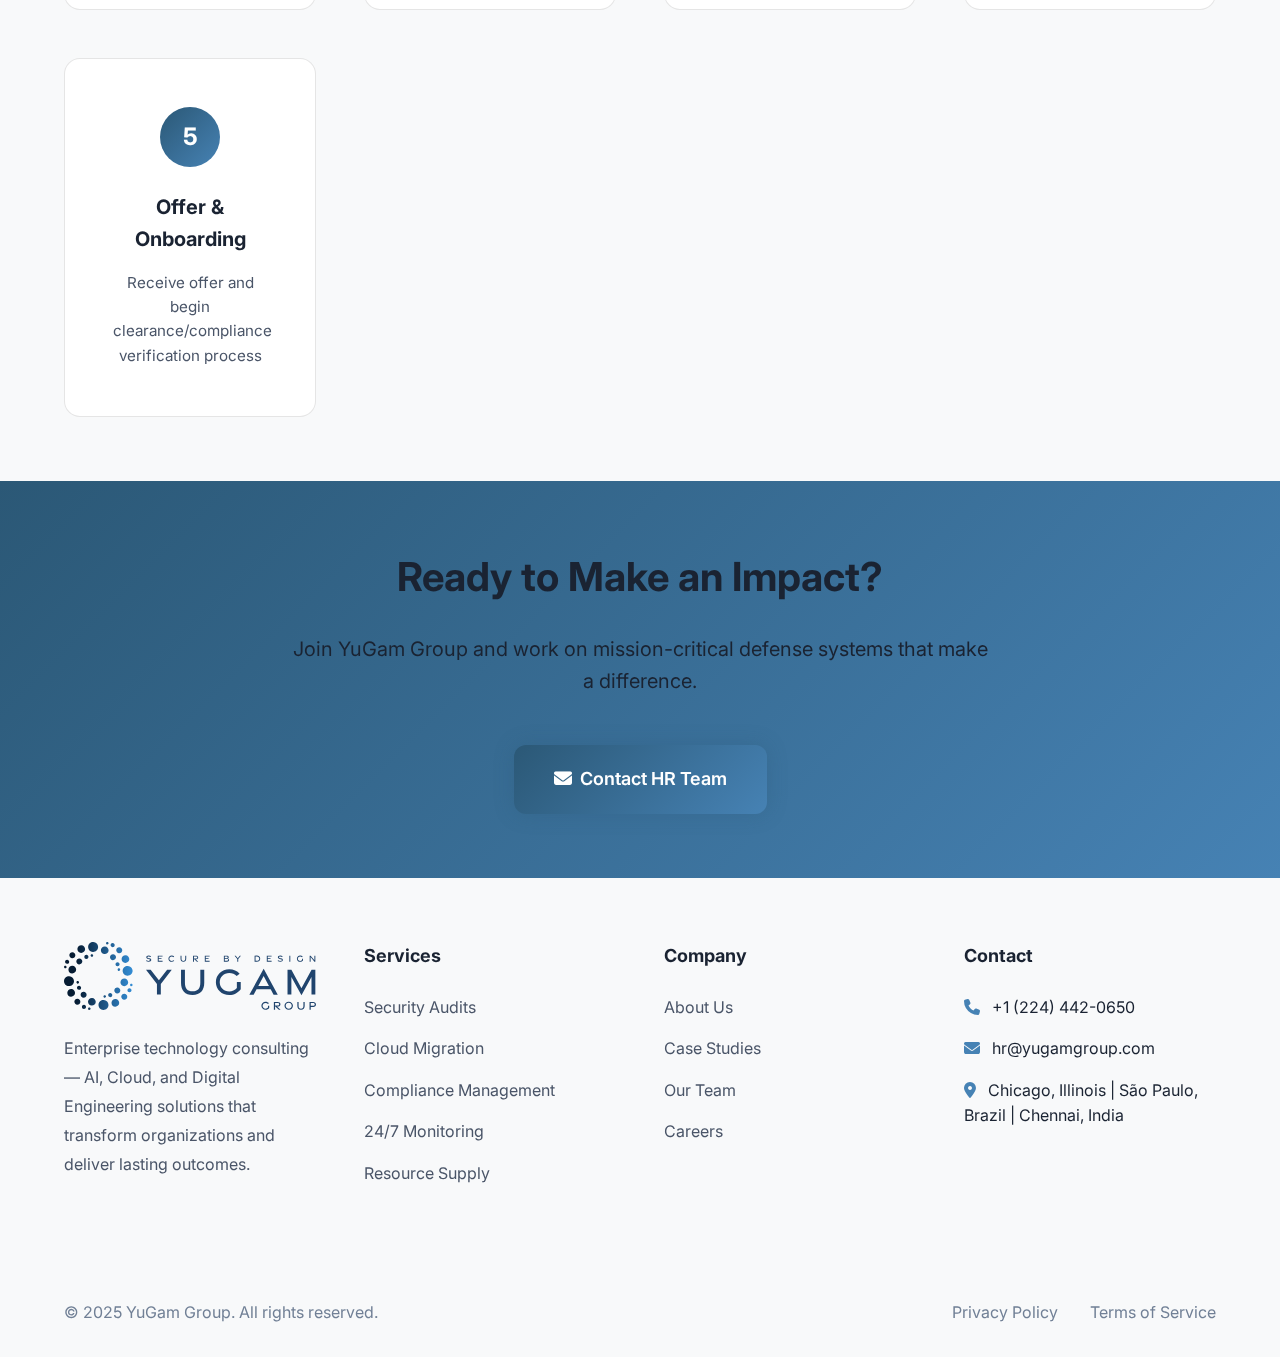
<file: careers.html>
<!DOCTYPE html>
<html lang="en">

<head>
    <meta charset="UTF-8">
    <meta name="viewport" content="width=device-width, initial-scale=1.0">
    <meta name="description"
        content="Join YuGam Group - Explore career opportunities in cloud security, DevSecOps, and DoD software development.">
    <title>Careers - YuGam Group</title>
    <link rel="stylesheet" href="styles.css">
    <link href="https://fonts.googleapis.com/css2?family=Inter:wght@300;400;500;600;700;800&display=swap"
        rel="stylesheet">
    <link rel="stylesheet" href="https://cdnjs.cloudflare.com/ajax/libs/font-awesome/6.4.0/css/all.min.css">
</head>

<body>
    <!-- Navigation -->
    <nav class="navbar" id="navbar">
        <div class="container nav-container">
            <div class="logo">
                <img src="logo-yugam.svg" alt="YUGAM GROUP" class="site-logo">
            </div>
            <button class="mobile-menu-toggle" id="mobileMenuToggle">
                <span></span>
                <span></span>
                <span></span>
            </button>
            <ul class="nav-links" id="navLinks">
                <li><a href="index.html" class="nav-link">Home</a></li>
                <li><a href="services.html" class="nav-link">Services</a></li>
                <li><a href="case-studies.html" class="nav-link">Case Studies</a></li>
                <li><a href="about.html" class="nav-link">About</a></li>
                <li><a href="careers.html" class="nav-link active">Careers</a></li>
                <li><a href="contact.html" class="btn btn-primary">Get Consultation</a></li>
            </ul>
        </div>
    </nav>

    <!-- Page Header -->
    <section class="page-header">
        <div class="container">
            <h1 class="page-title">Join Our Team</h1>
            <p class="page-subtitle">Build the future of secure cloud solutions with YuGam Group</p>
        </div>
    </section>

    <!-- Careers Intro Section -->
    <section class="careers-intro-section">
        <div class="container">
            <div class="careers-intro-content">
                <h2>Why Join YuGam Group?</h2>
                <p class="lead">We're seeking talented professionals to join our client and support team for DoD
                    logistics and readiness platform project. Work with cutting-edge Azure Government technologies,
                    implement NIST SP 800-171 Rev.3 compliance, and contribute to mission-critical systems.</p>
                <div class="benefits-grid">
                    <div class="benefit-item">
                        <i class="fas fa-shield-alt"></i>
                        <h3>DoD Experience</h3>
                        <p>Work on secure, mission-critical defense projects</p>
                    </div>
                    <div class="benefit-item">
                        <i class="fas fa-cloud"></i>
                        <h3>Azure Government</h3>
                        <p>Build IL4/IL5 capable cloud solutions</p>
                    </div>
                    <div class="benefit-item">
                        <i class="fas fa-certificate"></i>
                        <h3>Compliance Focus</h3>
                        <p>Implement NIST 800-171 Rev.3 and CMMC Level 2</p>
                    </div>
                    <div class="benefit-item">
                        <i class="fas fa-users"></i>
                        <h3>Collaborative Team</h3>
                        <p>Work with experienced security professionals</p>
                    </div>
                </div>
            </div>
        </div>
    </section>

    <!-- Application Process Section -->
    <section class="application-process-section">
        <div class="container">
            <div class="section-header">
                <h2 class="section-title">Application Process</h2>
                <p class="section-subtitle">How to join our team</p>
            </div>

            <div class="process-steps">
                <div class="process-step">
                    <div class="step-number">1</div>
                    <h3>Submit Application</h3>
                    <p>Click "Apply Now" on your desired position and send your resume to hr@yugamgroup.com</p>
                </div>
                <div class="process-step">
                    <div class="step-number">2</div>
                    <h3>Initial Screening</h3>
                    <p>Our HR team will review your qualifications and experience</p>
                </div>
                <div class="process-step">
                    <div class="step-number">3</div>
                    <h3>Technical Interview</h3>
                    <p>Meet with our technical team to discuss your skills and project requirements</p>
                </div>
                <div class="process-step">
                    <div class="step-number">4</div>
                    <h3>Client Technical Interview</h3>
                    <p>Meet our client to discuss your skills and project requirements</p>
                </div>
                <div class="process-step">
                    <div class="step-number">5</div>
                    <h3>Offer & Onboarding</h3>
                    <p>Receive offer and begin clearance/compliance verification process</p>
                </div>
            </div>
        </div>
    </section>

    <!-- CTA Section -->
    <section class="cta-section">
        <div class="container">
            <div class="cta-content">
                <h2>Ready to Make an Impact?</h2>
                <p>Join YuGam Group and work on mission-critical defense systems that make a difference.</p>
                <a href="mailto:hr@yugamgroup.com?subject=Career Inquiry" class="btn btn-large btn-primary">
                    <i class="fas fa-envelope"></i>
                    <span>Contact HR Team</span>
                </a>
            </div>
        </div>
    </section>

    <!-- Footer -->
    <footer class="footer">
        <div class="container">
            <div class="footer-grid">
                <div class="footer-col">
                    <div class="footer-logo">
                        <img src="logo-yugam.svg" alt="YUGAM GROUP" class="site-logo footer-logo-img">
                    </div>
                    <p>Enterprise technology consulting — AI, Cloud, and Digital Engineering solutions that transform organizations and deliver lasting outcomes.</p>
                </div>

                <div class="footer-col">
                    <h4>Services</h4>
                    <ul>
                        <li><a href="services.html">Security Audits</a></li>
                        <li><a href="services.html">Cloud Migration</a></li>
                        <li><a href="services.html">Compliance Management</a></li>
                        <li><a href="services.html">24/7 Monitoring</a></li>
                        <li><a href="services.html">Resource Supply</a></li>
                    </ul>
                </div>

                <div class="footer-col">
                    <h4>Company</h4>
                    <ul>
                        <li><a href="about.html">About Us</a></li>
                        <li><a href="case-studies.html">Case Studies</a></li>
                        <li><a href="about.html">Our Team</a></li>
                        <li><a href="careers.html">Careers</a></li>
                    </ul>
                </div>

                <div class="footer-col">
                    <h4>Contact</h4>
                    <ul>
                        <li><i class="fas fa-phone"></i> +1 (224) 442-0650</li>
                        <li><i class="fas fa-envelope"></i> hr@yugamgroup.com</li>
                        <li><i class="fas fa-map-marker-alt"></i> Chicago, Illinois | São Paulo, Brazil | Chennai, India
                        </li>
                    </ul>
                </div>
            </div>

            <div class="footer-bottom">
                <p>&copy; 2025 YuGam Group. All rights reserved.</p>
                <div class="footer-links">
                    <a href="#">Privacy Policy</a>
                    <a href="#">Terms of Service</a>
                </div>
            </div>
        </div>
    </footer>

    <script src="script.js"></script>
</body>

</html>
</file>
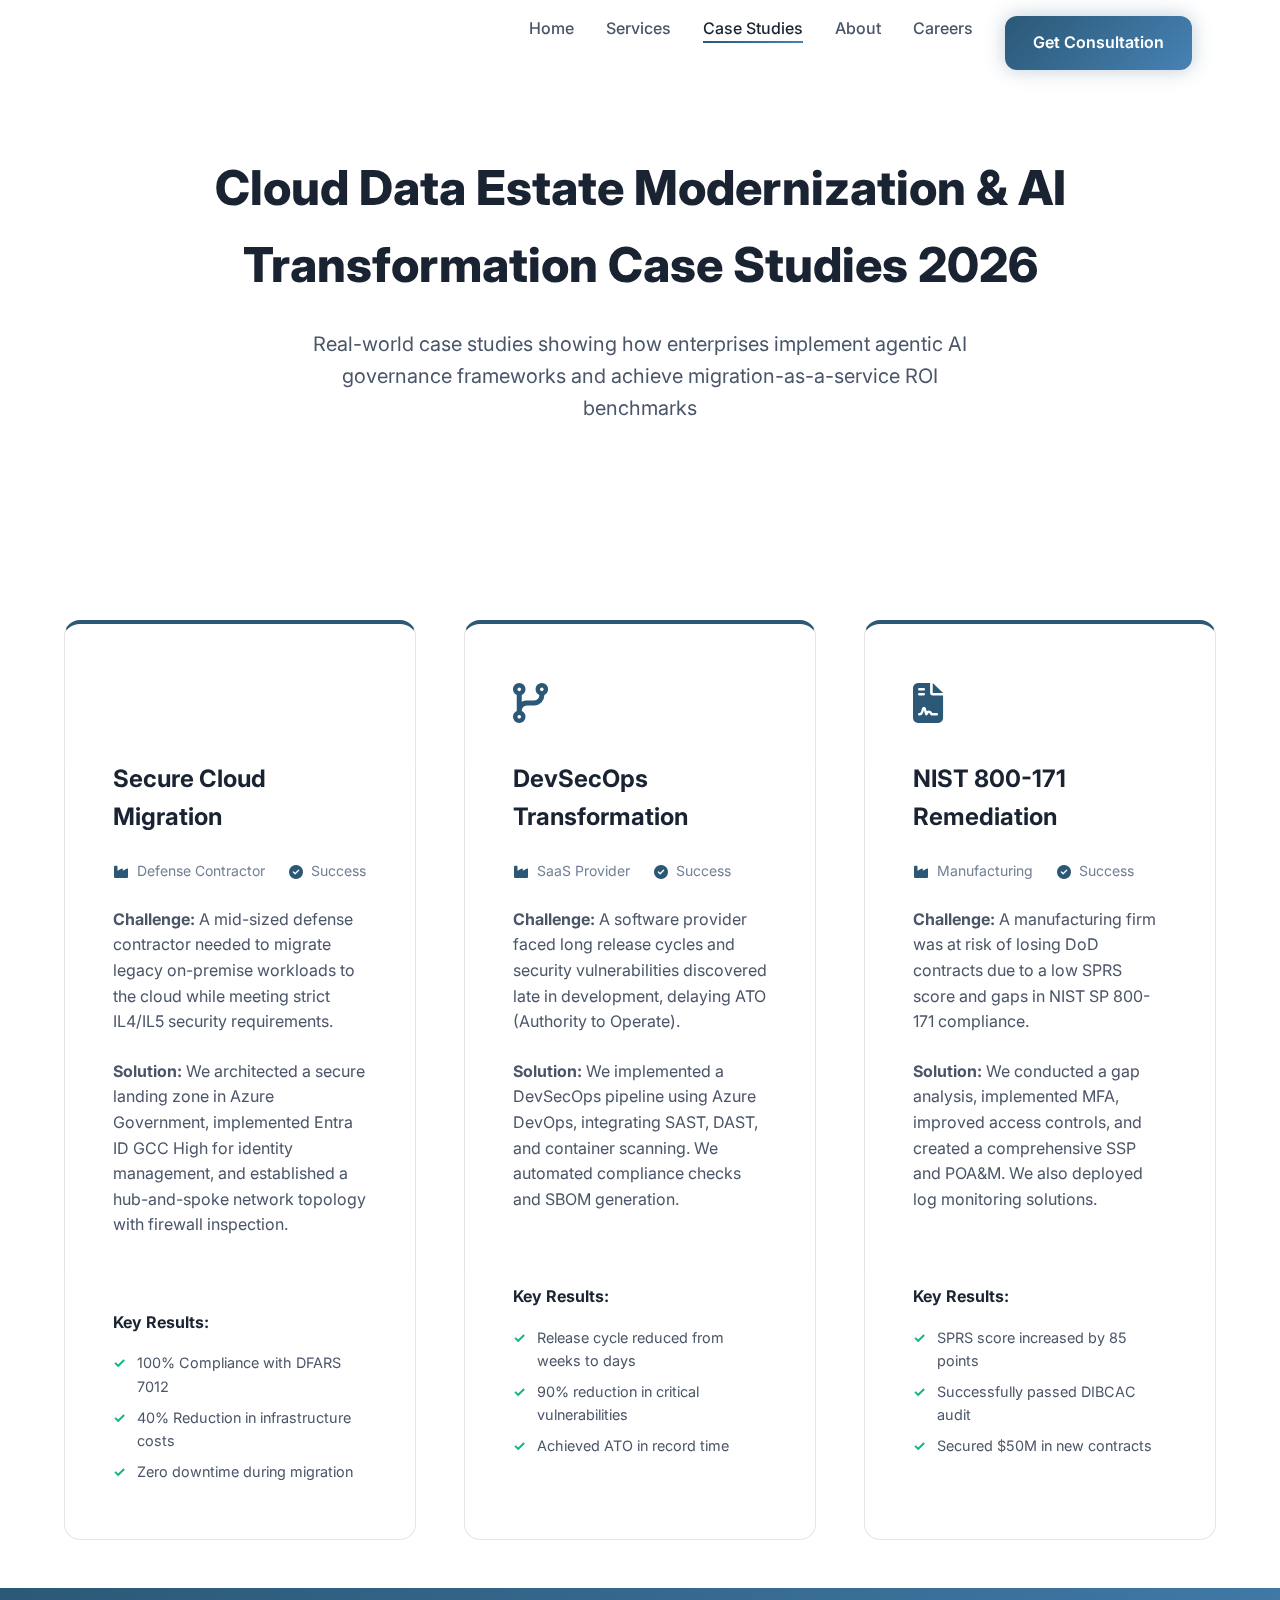
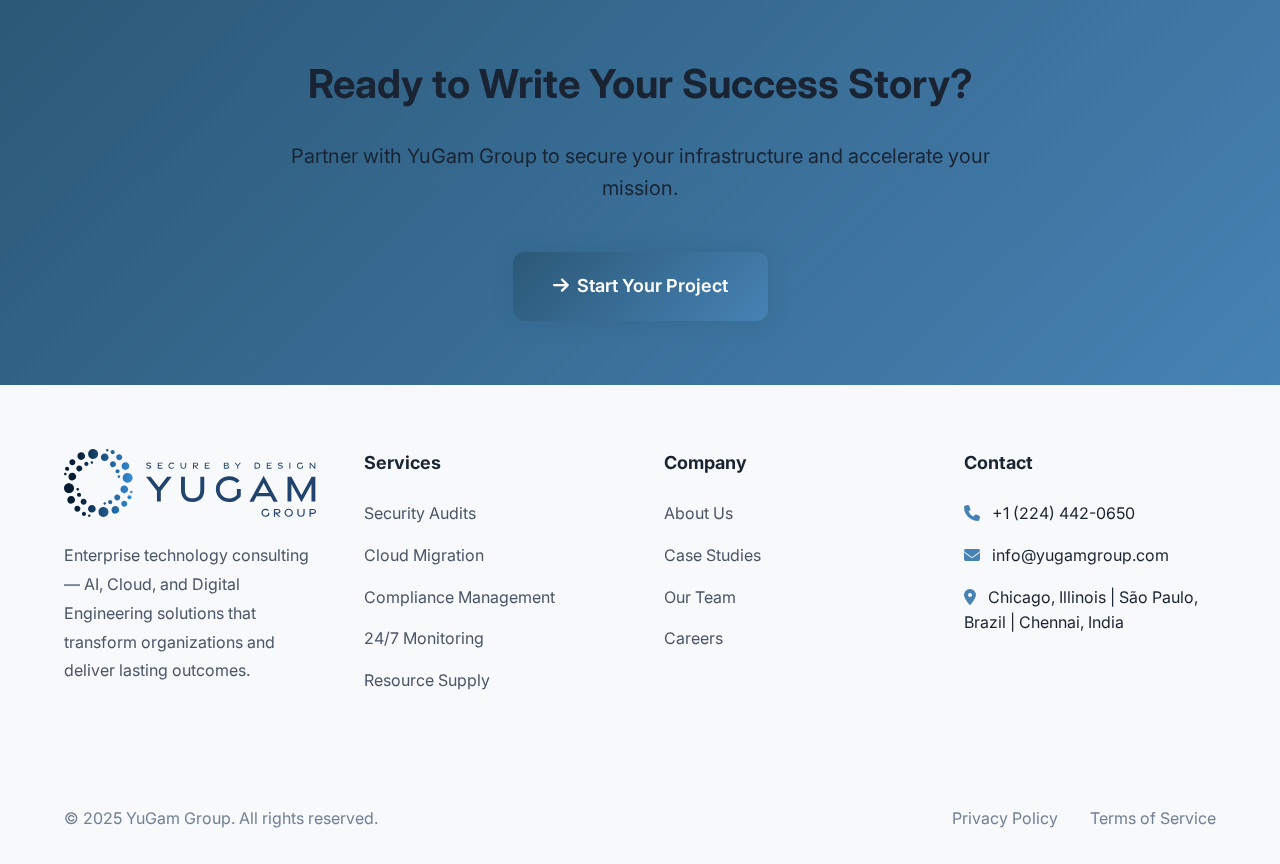
<file: case-studies.html>
<!DOCTYPE html>
<html lang="en">

<head>
    <meta charset="UTF-8">
    <meta name="viewport" content="width=device-width, initial-scale=1.0">
    <meta name="description"
        content="YugamGroup 2026 case studies: Cloud data estate modernization | Agentic AI governance frameworks implementation | Zero Trust cloud governance automation Azure | Migration-as-a-Service ROI benchmarks | Enterprise AI transformation outcomes">
    <title>YugamGroup Case Studies 2026 — Cloud Modernization &amp; AI Transformation</title>
    <link rel="stylesheet" href="styles.css">
    <link href="https://fonts.googleapis.com/css2?family=Inter:wght@300;400;500;600;700;800&display=swap"
        rel="stylesheet">
    <link rel="stylesheet" href="https://cdnjs.cloudflare.com/ajax/libs/font-awesome/6.4.0/css/all.min.css">
</head>

<body>
    <!-- Navigation -->
    <nav class="navbar" id="navbar">
        <div class="container nav-container">
            <div class="logo">
                <img src="logo-yugam.svg" alt="YUGAM GROUP" class="site-logo">
            </div>
            <button class="mobile-menu-toggle" id="mobileMenuToggle">
                <span></span>
                <span></span>
                <span></span>
            </button>
            <ul class="nav-links" id="navLinks">
                <li><a href="index.html" class="nav-link">Home</a></li>
                <li><a href="services.html" class="nav-link">Services</a></li>
                <li><a href="case-studies.html" class="nav-link active">Case Studies</a></li>
                <li><a href="about.html" class="nav-link">About</a></li>
                <li><a href="careers.html" class="nav-link">Careers</a></li>
                <li><a href="contact.html" class="btn btn-primary">Get Consultation</a></li>
            </ul>
        </div>
    </nav>

    <!-- Page Header -->
    <section class="page-header">
        <div class="container">
            <h1 class="page-title">Cloud Data Estate Modernization &amp; AI Transformation Case Studies 2026</h1>
            <p class="page-subtitle">Real-world case studies showing how enterprises implement agentic AI governance frameworks and achieve migration-as-a-service ROI benchmarks</p>
        </div>
    </section>

    <!-- Case Studies Section -->
    <section class="case-studies-section">
        <div class="container">
            <div class="jobs-grid">
                <!-- Case Study 1 -->
                <div class="job-card case-study-card">
                    <div class="case-study-icon">
                        <i class="fas fa-cloud-shield"></i>
                    </div>
                    <div class="job-header">
                        <h3>Secure Cloud Migration</h3>
                    </div>
                    <div class="job-meta">
                        <span><i class="fas fa-industry"></i> Defense Contractor</span>
                        <span><i class="fas fa-check-circle"></i> Success</span>
                    </div>
                    <p class="job-description">
                        <strong>Challenge:</strong> A mid-sized defense contractor needed to migrate legacy on-premise
                        workloads to the cloud while meeting strict IL4/IL5 security requirements.
                    </p>
                    <p class="job-description">
                        <strong>Solution:</strong> We architected a secure landing zone in Azure Government, implemented
                        Entra ID GCC High for identity management, and established a hub-and-spoke network topology with
                        firewall inspection.
                    </p>
                    <div class="case-study-results">
                        <h4>Key Results:</h4>
                        <ul>
                            <li>100% Compliance with DFARS 7012</li>
                            <li>40% Reduction in infrastructure costs</li>
                            <li>Zero downtime during migration</li>
                        </ul>
                    </div>
                </div>

                <!-- Case Study 2 -->
                <div class="job-card case-study-card">
                    <div class="case-study-icon">
                        <i class="fas fa-code-branch"></i>
                    </div>
                    <div class="job-header">
                        <h3>DevSecOps Transformation</h3>
                    </div>
                    <div class="job-meta">
                        <span><i class="fas fa-industry"></i> SaaS Provider</span>
                        <span><i class="fas fa-check-circle"></i> Success</span>
                    </div>
                    <p class="job-description">
                        <strong>Challenge:</strong> A software provider faced long release cycles and security
                        vulnerabilities discovered late in development, delaying ATO (Authority to Operate).
                    </p>
                    <p class="job-description">
                        <strong>Solution:</strong> We implemented a DevSecOps pipeline using Azure DevOps, integrating
                        SAST, DAST, and container scanning. We automated compliance checks and SBOM generation.
                    </p>
                    <div class="case-study-results">
                        <h4>Key Results:</h4>
                        <ul>
                            <li>Release cycle reduced from weeks to days</li>
                            <li>90% reduction in critical vulnerabilities</li>
                            <li>Achieved ATO in record time</li>
                        </ul>
                    </div>
                </div>

                <!-- Case Study 3 -->
                <div class="job-card case-study-card">
                    <div class="case-study-icon">
                        <i class="fas fa-file-contract"></i>
                    </div>
                    <div class="job-header">
                        <h3>NIST 800-171 Remediation</h3>
                    </div>
                    <div class="job-meta">
                        <span><i class="fas fa-industry"></i> Manufacturing</span>
                        <span><i class="fas fa-check-circle"></i> Success</span>
                    </div>
                    <p class="job-description">
                        <strong>Challenge:</strong> A manufacturing firm was at risk of losing DoD contracts due to a
                        low SPRS score and gaps in NIST SP 800-171 compliance.
                    </p>
                    <p class="job-description">
                        <strong>Solution:</strong> We conducted a gap analysis, implemented MFA, improved access
                        controls, and created a comprehensive SSP and POA&M. We also deployed log monitoring solutions.
                    </p>
                    <div class="case-study-results">
                        <h4>Key Results:</h4>
                        <ul>
                            <li>SPRS score increased by 85 points</li>
                            <li>Successfully passed DIBCAC audit</li>
                            <li>Secured $50M in new contracts</li>
                        </ul>
                    </div>
                </div>
            </div>
        </div>
    </section>

    <!-- CTA Section -->
    <section class="cta-section">
        <div class="container">
            <div class="cta-content">
                <h2>Ready to Write Your Success Story?</h2>
                <p>Partner with YuGam Group to secure your infrastructure and accelerate your mission.</p>
                <a href="contact.html" class="btn btn-large btn-primary">
                    <i class="fas fa-arrow-right"></i>
                    <span>Start Your Project</span>
                </a>
            </div>
        </div>
    </section>

    <!-- Footer -->
    <footer class="footer">
        <div class="container">
            <div class="footer-grid">
                <div class="footer-col">
                    <div class="footer-logo">
                        <img src="logo-yugam.svg" alt="YUGAM GROUP" class="site-logo footer-logo-img">
                    </div>
                    <p>Enterprise technology consulting — AI, Cloud, and Digital Engineering solutions that transform organizations and deliver lasting outcomes.</p>
                </div>

                <div class="footer-col">
                    <h4>Services</h4>
                    <ul>
                        <li><a href="services.html">Security Audits</a></li>
                        <li><a href="services.html">Cloud Migration</a></li>
                        <li><a href="services.html">Compliance Management</a></li>
                        <li><a href="services.html">24/7 Monitoring</a></li>
                        <li><a href="services.html">Resource Supply</a></li>
                    </ul>
                </div>

                <div class="footer-col">
                    <h4>Company</h4>
                    <ul>
                        <li><a href="about.html">About Us</a></li>
                        <li><a href="case-studies.html">Case Studies</a></li>
                        <li><a href="about.html">Our Team</a></li>
                        <li><a href="careers.html">Careers</a></li>
                    </ul>
                </div>

                <div class="footer-col">
                    <h4>Contact</h4>
                    <ul>
                        <li><i class="fas fa-phone"></i> +1 (224) 442-0650</li>
                        <li><i class="fas fa-envelope"></i> info@yugamgroup.com</li>
                        <li><i class="fas fa-map-marker-alt"></i> Chicago, Illinois | São Paulo, Brazil | Chennai, India
                        </li>
                    </ul>
                </div>
            </div>

            <div class="footer-bottom">
                <p>&copy; 2025 YuGam Group. All rights reserved.</p>
                <div class="footer-links">
                    <a href="#">Privacy Policy</a>
                    <a href="#">Terms of Service</a>
                </div>
            </div>
        </div>
    </footer>

    <script src="script.js"></script>
</body>

</html>
</file>
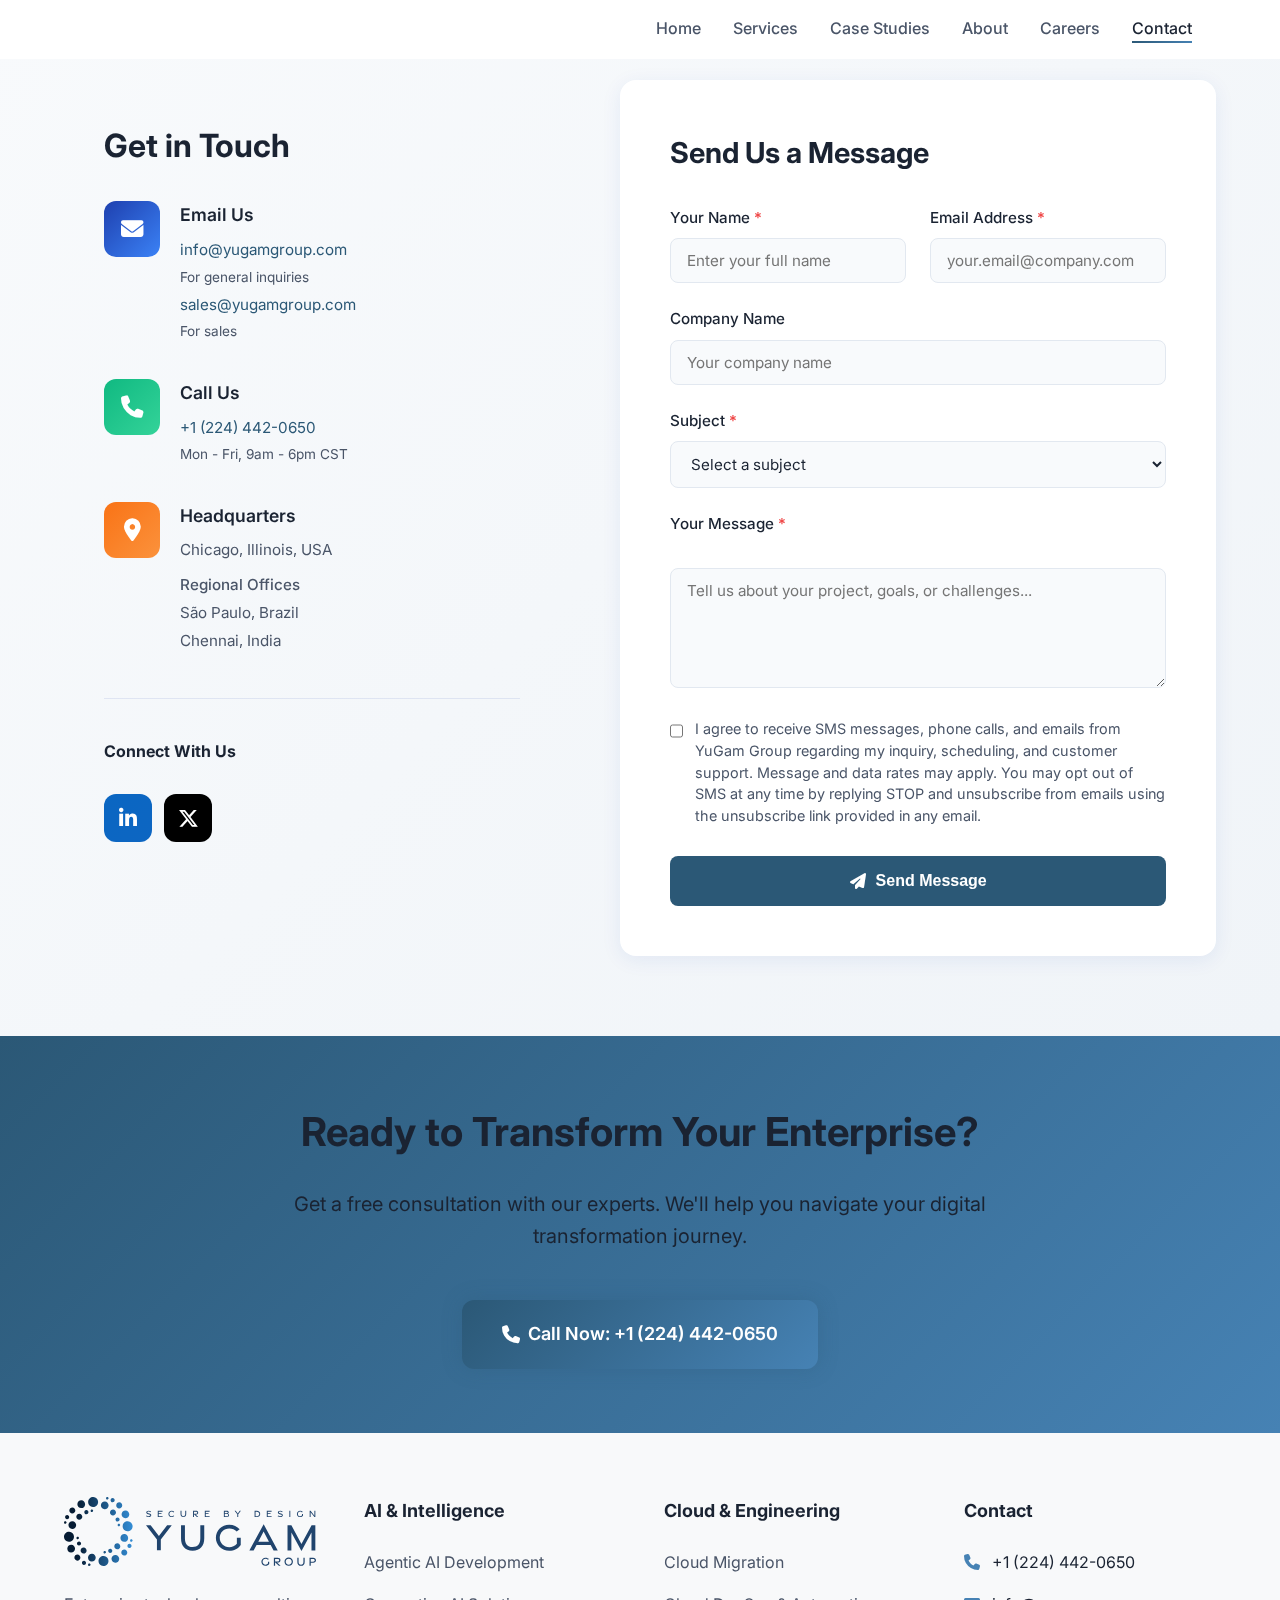
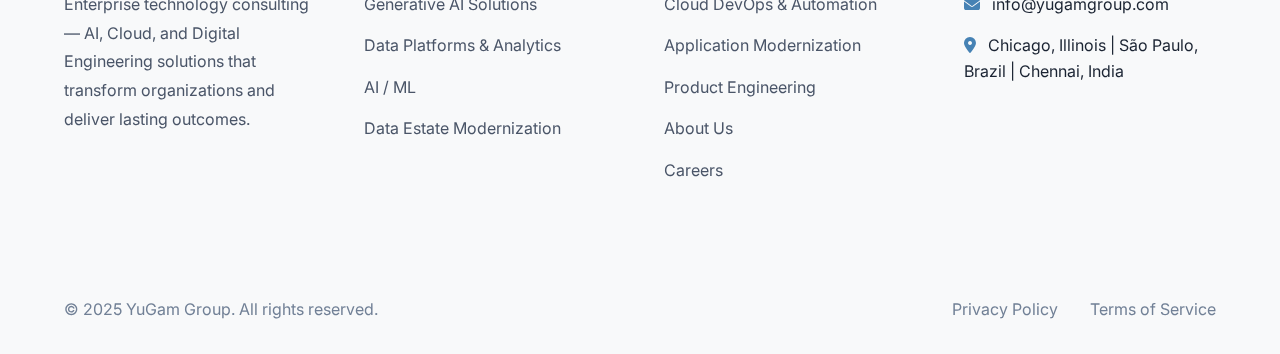
<file: contact.html>
<!DOCTYPE html>
<html lang="en">

<head>
    <meta charset="UTF-8">
    <meta name="viewport" content="width=device-width, initial-scale=1.0">
    <meta name="description"
        content="Contact YuGam Group - Enterprise cloud security consulting services. Get in touch with our team.">
    <title>Contact Us - YuGam Group</title>
    <link rel="stylesheet" href="styles.css">
    <link href="https://fonts.googleapis.com/css2?family=Inter:wght@300;400;500;600;700;800&display=swap"
        rel="stylesheet">
    <link rel="stylesheet" href="https://cdnjs.cloudflare.com/ajax/libs/font-awesome/6.4.0/css/all.min.css">
    <style>
        .contact-section {
            padding: 80px 0;
            background: linear-gradient(135deg, #f8fafc 0%, #f0f4f8 100%);
        }

        .contact-container {
            display: grid;
            grid-template-columns: 1fr 1.2fr;
            gap: 60px;
            align-items: start;
        }

        .contact-info-section {
            padding: 40px;
        }

        .contact-title {
            font-size: 2rem;
            font-weight: 700;
            margin-bottom: 30px;
            color: var(--text-primary);
        }

        .contact-item {
            display: flex;
            align-items: flex-start;
            margin-bottom: 32px;
        }

        .contact-icon {
            width: 56px;
            height: 56px;
            border-radius: 12px;
            display: flex;
            align-items: center;
            justify-content: center;
            color: white;
            margin-right: 20px;
            flex-shrink: 0;
            font-size: 1.4rem;
        }

        .contact-icon.email {
            background: linear-gradient(135deg, #1e40af, #3b82f6);
        }

        .contact-icon.phone {
            background: linear-gradient(135deg, #10b981, #34d399);
        }

        .contact-icon.location {
            background: linear-gradient(135deg, #f97316, #fb923c);
        }

        .contact-item-content h3 {
            font-size: 1.1rem;
            font-weight: 600;
            margin-bottom: 8px;
            color: var(--text-primary);
        }

        .contact-item-content p {
            color: var(--text-secondary);
            margin-bottom: 4px;
            font-size: 0.95rem;
        }

        .contact-item-content a {
            color: var(--primary);
            text-decoration: none;
            font-size: 0.95rem;
        }

        .contact-item-content a:hover {
            text-decoration: underline;
        }

        .contact-divider {
            margin: 40px 0;
            height: 1px;
            background: rgba(30, 64, 175, 0.1);
        }

        .social-links {
            display: flex;
            gap: 12px;
            margin-top: 30px;
        }

        .social-link {
            width: 48px;
            height: 48px;
            border-radius: 12px;
            display: flex;
            align-items: center;
            justify-content: center;
            font-size: 1.3rem;
            text-decoration: none;
            transition: all 0.3s ease;
        }

        .social-link.linkedin {
            background: linear-gradient(135deg, #0a66c2, #0d66c2);
            color: white;
        }

        .social-link.linkedin:hover {
            transform: translateY(-4px);
            box-shadow: 0 8px 20px rgba(10, 102, 194, 0.3);
        }

        .social-link.twitter {
            background: #000;
            color: white;
        }

        .social-link.twitter:hover {
            transform: translateY(-4px);
            box-shadow: 0 8px 20px rgba(0, 0, 0, 0.3);
        }

        .form-section {
            background: white;
            padding: 50px;
            border-radius: 16px;
            box-shadow: 0 4px 20px rgba(30, 64, 175, 0.08);
        }

        .form-title {
            font-size: 1.8rem;
            font-weight: 700;
            margin-bottom: 30px;
            color: var(--text-primary);
        }

        .form-group {
            margin-bottom: 24px;
        }

        .form-row {
            display: grid;
            grid-template-columns: 1fr 1fr;
            gap: 24px;
        }

        .form-row.full {
            grid-template-columns: 1fr;
        }

        .form-label {
            display: block;
            margin-bottom: 8px;
            font-weight: 500;
            color: var(--text-primary);
            font-size: 0.95rem;
        }

        .form-label .required {
            color: var(--danger);
        }

        .form-input,
        .form-textarea,
        .form-select {
            width: 100%;
            padding: 12px 16px;
            border: 1px solid #e2e8f0;
            border-radius: 8px;
            font-family: 'Inter', sans-serif;
            font-size: 0.95rem;
            color: var(--text-primary);
            background: #f8fafc;
            transition: all 0.3s ease;
        }

        .form-input:focus,
        .form-textarea:focus,
        .form-select:focus {
            outline: none;
            background: white;
            border-color: var(--primary);
            box-shadow: 0 0 0 3px rgba(30, 64, 175, 0.1);
        }

        .form-textarea {
            resize: vertical;
            min-height: 120px;
        }

        .form-checkbox {
            display: flex;
            align-items: flex-start;
            gap: 12px;
            margin: 30px 0;
        }

        .form-checkbox input[type="checkbox"] {
            margin-top: 4px;
            cursor: pointer;
            width: 18px;
            height: 18px;
            accent-color: var(--primary);
        }

        .form-checkbox label {
            cursor: pointer;
            color: var(--text-secondary);
            font-size: 0.9rem;
            line-height: 1.5;
        }

        .form-checkbox a {
            color: var(--primary);
            text-decoration: none;
        }

        .form-checkbox a:hover {
            text-decoration: underline;
        }

        .form-button {
            width: 100%;
            padding: 16px;
            background: var(--primary);
            color: white;
            border: none;
            border-radius: 8px;
            font-size: 1rem;
            font-weight: 600;
            cursor: pointer;
            transition: all 0.3s ease;
            display: flex;
            align-items: center;
            justify-content: center;
            gap: 10px;
        }

        .form-button:hover {
            background: var(--primary-dark);
            transform: translateY(-2px);
            box-shadow: 0 8px 20px rgba(30, 64, 175, 0.3);
        }

        .form-button:active {
            transform: translateY(0);
        }

        @media (max-width: 768px) {
            .contact-container {
                grid-template-columns: 1fr;
                gap: 40px;
            }

            .contact-info-section {
                padding: 20px;
            }

            .form-section {
                padding: 30px;
            }

            .contact-title,
            .form-title {
                font-size: 1.5rem;
            }

            .form-row {
                grid-template-columns: 1fr;
                gap: 20px;
            }

            .contact-section {
                padding: 40px 0;
            }
        }
    </style>
</head>

<body>
    <!-- Navigation -->
    <nav class="navbar" id="navbar">
        <div class="container nav-container">
            <div class="logo">
                <img src="logo-yugam.svg" alt="YUGAM GROUP" class="site-logo">
            </div>
            <button class="mobile-menu-toggle" id="mobileMenuToggle">
                <span></span>
                <span></span>
                <span></span>
            </button>
            <ul class="nav-links" id="navLinks">
                <li><a href="index.html" class="nav-link">Home</a></li>
                <li><a href="services.html" class="nav-link">Services</a></li>
                <li><a href="case-studies.html" class="nav-link">Case Studies</a></li>
                <li><a href="about.html" class="nav-link">About</a></li>
                <li><a href="careers.html" class="nav-link">Careers</a></li>
                <li><a href="contact.html" class="nav-link active">Contact</a></li>
            </ul>
        </div>
    </nav>

    <!-- Contact Section -->
    <section class="contact-section">
        <div class="container">
            <div class="contact-container">
                <!-- Left Side - Contact Info -->
                <div class="contact-info-section">
                    <h2 class="contact-title">Get in Touch</h2>

                    <!-- Email -->
                    <div class="contact-item">
                        <div class="contact-icon email">
                            <i class="fas fa-envelope"></i>
                        </div>
                        <div class="contact-item-content">
                            <h3>Email Us</h3>
                            <a href="mailto:info@yugamgroup.com">info@yugamgroup.com</a>
                            <p style="margin-top: 4px; font-size: 0.85rem;">For general inquiries</p>
                            <a href="mailto:sales@yugamgroup.com" style="display: block; margin-top: 4px;">sales@yugamgroup.com</a>
                            <p style="margin-top: 4px; font-size: 0.85rem;">For sales</p>
                        </div>
                    </div>

                    <!-- Phone -->
                    <div class="contact-item">
                        <div class="contact-icon phone">
                            <i class="fas fa-phone"></i>
                        </div>
                        <div class="contact-item-content">
                            <h3>Call Us</h3>
                            <a href="tel:+12244420650">+1 (224) 442-0650</a>
                            <p style="margin-top: 4px; font-size: 0.85rem;">Mon - Fri, 9am - 6pm CST</p>
                        </div>
                    </div>

                    <!-- Locations -->
                    <div class="contact-item">
                        <div class="contact-icon location">
                            <i class="fas fa-map-marker-alt"></i>
                        </div>
                        <div class="contact-item-content">
                            <h3>Headquarters</h3>
                            <p>Chicago, Illinois, USA</p>
                            <p style="margin-top: 10px; font-weight: 500;">Regional Offices</p>
                            <p>São Paulo, Brazil</p>
                            <p>Chennai, India</p>
                        </div>
                    </div>

                    <div class="contact-divider"></div>

                    <!-- Social Links -->
                    <h3 style="font-size: 1rem; margin-bottom: 16px; color: var(--text-primary);">Connect With Us</h3>
                    <div class="social-links">
                        <a href="https://linkedin.com/company/yugamgroup" target="_blank" class="social-link linkedin" title="LinkedIn">
                            <i class="fab fa-linkedin-in"></i>
                        </a>
                        <a href="https://twitter.com/yugamgroup" target="_blank" class="social-link twitter" title="Twitter">
                            <i class="fab fa-x-twitter"></i>
                        </a>
                    </div>
                </div>

                <!-- Right Side - Contact Form -->
                <div class="form-section">
                    <h2 class="form-title">Send Us a Message</h2>

                    <form id="contactForm">
                        <!-- Name and Email Row -->
                        <div class="form-row">
                            <div class="form-group">
                                <label class="form-label">Your Name <span class="required">*</span></label>
                                <input type="text" class="form-input" name="name" placeholder="Enter your full name" required>
                            </div>
                            <div class="form-group">
                                <label class="form-label">Email Address <span class="required">*</span></label>
                                <input type="email" class="form-input" name="email" placeholder="your.email@company.com" required>
                            </div>
                        </div>

                        <!-- Company Name -->
                        <div class="form-group">
                            <label class="form-label">Company Name</label>
                            <input type="text" class="form-input" name="company" placeholder="Your company name">
                        </div>

                        <!-- Subject -->
                        <div class="form-group">
                            <label class="form-label">Subject <span class="required">*</span></label>
                            <select class="form-select" name="subject" required>
                                <option value="">Select a subject</option>
                                <option value="ai-services">AI & Intelligence Services</option>
                                <option value="cloud-services">Cloud & Infrastructure</option>
                                <option value="engineering">Engineering & Modernization</option>
                                <option value="consultation">Free Consultation</option>
                                <option value="other">Other Inquiry</option>
                            </select>
                        </div>

                        <!-- Message -->
                        <div class="form-group form-row full">
                            <label class="form-label">Your Message <span class="required">*</span></label>
                            <textarea class="form-textarea" name="message" placeholder="Tell us about your project, goals, or challenges..." required></textarea>
                        </div>

                        <!-- Checkbox -->
                        <div class="form-checkbox">
                            <input type="checkbox" id="consent" name="consent" required>
                            <label for="consent">
                                I agree to receive SMS messages, phone calls, and emails from YuGam Group regarding my inquiry, scheduling, and customer support. Message and data rates may apply. You may opt out of SMS at any time by replying STOP and unsubscribe from emails using the unsubscribe link provided in any email.
                            </label>
                        </div>

                        <!-- Submit Button -->
                        <button type="submit" class="form-button">
                            <i class="fas fa-paper-plane"></i>
                            <span>Send Message</span>
                        </button>
                    </form>

                    <!-- Success Message (hidden by default) -->
                    <div id="successMessage" style="display: none; margin-top: 20px; padding: 16px; background: #ecfdf5; border: 1px solid #86efac; border-radius: 8px; color: #166534;">
                        <i class="fas fa-check-circle" style="margin-right: 8px;"></i>
                        Thank you! Your message has been sent successfully. We'll get back to you shortly.
                    </div>
                </div>
            </div>
        </div>
    </section>

    <!-- CTA Section -->
    <section class="cta-section">
        <div class="container">
            <div class="cta-content">
                <h2>Ready to Transform Your Enterprise?</h2>
                <p>Get a free consultation with our experts. We'll help you navigate your digital transformation journey.</p>
                <a href="tel:+12244420650" class="btn btn-large btn-primary">
                    <i class="fas fa-phone"></i>
                    <span>Call Now: +1 (224) 442-0650</span>
                </a>
            </div>
        </div>
    </section>

    <!-- Footer -->
    <footer class="footer">
        <div class="container">
            <div class="footer-grid">
                <div class="footer-col">
                    <div class="footer-logo">
                        <img src="logo-yugam.svg" alt="YUGAM GROUP" class="site-logo footer-logo-img">
                    </div>
                    <p>Enterprise technology consulting — AI, Cloud, and Digital Engineering solutions that transform organizations and deliver lasting outcomes.</p>
                </div>

                <div class="footer-col">
                    <h4>AI &amp; Intelligence</h4>
                    <ul>
                        <li><a href="services.html">Agentic AI Development</a></li>
                        <li><a href="services.html">Generative AI Solutions</a></li>
                        <li><a href="services.html">Data Platforms &amp; Analytics</a></li>
                        <li><a href="services.html">AI / ML</a></li>
                        <li><a href="services.html">Data Estate Modernization</a></li>
                    </ul>
                </div>

                <div class="footer-col">
                    <h4>Cloud &amp; Engineering</h4>
                    <ul>
                        <li><a href="services.html">Cloud Migration</a></li>
                        <li><a href="services.html">Cloud DevOps &amp; Automation</a></li>
                        <li><a href="services.html">Application Modernization</a></li>
                        <li><a href="services.html">Product Engineering</a></li>
                        <li><a href="about.html">About Us</a></li>
                        <li><a href="careers.html">Careers</a></li>
                    </ul>
                </div>

                <div class="footer-col">
                    <h4>Contact</h4>
                    <ul>
                        <li><i class="fas fa-phone"></i> +1 (224) 442-0650</li>
                        <li><i class="fas fa-envelope"></i> info@yugamgroup.com</li>
                        <li><i class="fas fa-map-marker-alt"></i> Chicago, Illinois | São Paulo, Brazil | Chennai, India</li>
                    </ul>
                </div>
            </div>

            <div class="footer-bottom">
                <p>&copy; 2025 YuGam Group. All rights reserved.</p>
                <div class="footer-links">
                    <a href="#">Privacy Policy</a>
                    <a href="#">Terms of Service</a>
                </div>
            </div>
        </div>
    </footer>

    <script src="script.js"></script>
    <script>
        // Form submission handling
        const contactForm = document.getElementById('contactForm');
        const successMessage = document.getElementById('successMessage');

        if (contactForm) {
            contactForm.addEventListener('submit', async function(e) {
                e.preventDefault();

                // Get form data
                const formData = new FormData(this);
                const data = Object.fromEntries(formData);

                // Disable submit button and show loading state
                const submitBtn = contactForm.querySelector('.form-button');
                const originalText = submitBtn.innerHTML;
                submitBtn.disabled = true;
                submitBtn.innerHTML = '<i class="fas fa-spinner fa-spin"></i><span>Sending...</span>';

                try {
                    // Send form data to backend API
                    const response = await fetch('/api/contact', {
                        method: 'POST',
                        headers: {
                            'Content-Type': 'application/json'
                        },
                        body: JSON.stringify(data)
                    });

                    const result = await response.json();

                    if (response.ok && result.success) {
                        // Show success message
                        contactForm.style.display = 'none';
                        successMessage.style.display = 'block';

                        // Reset form and hide success message after 5 seconds
                        setTimeout(() => {
                            contactForm.reset();
                            contactForm.style.display = 'block';
                            successMessage.style.display = 'none';
                            submitBtn.disabled = false;
                            submitBtn.innerHTML = originalText;
                        }, 5000);
                    } else {
                        // Show error message
                        alert('Error: ' + (result.message || 'Failed to send message'));
                        submitBtn.disabled = false;
                        submitBtn.innerHTML = originalText;
                    }
                } catch (error) {
                    console.error('Error submitting form:', error);
                    alert('Network error: Could not send your message. Please try again.');
                    submitBtn.disabled = false;
                    submitBtn.innerHTML = originalText;
                }
            });
        }
    </script>
</body>

</html>
</file>
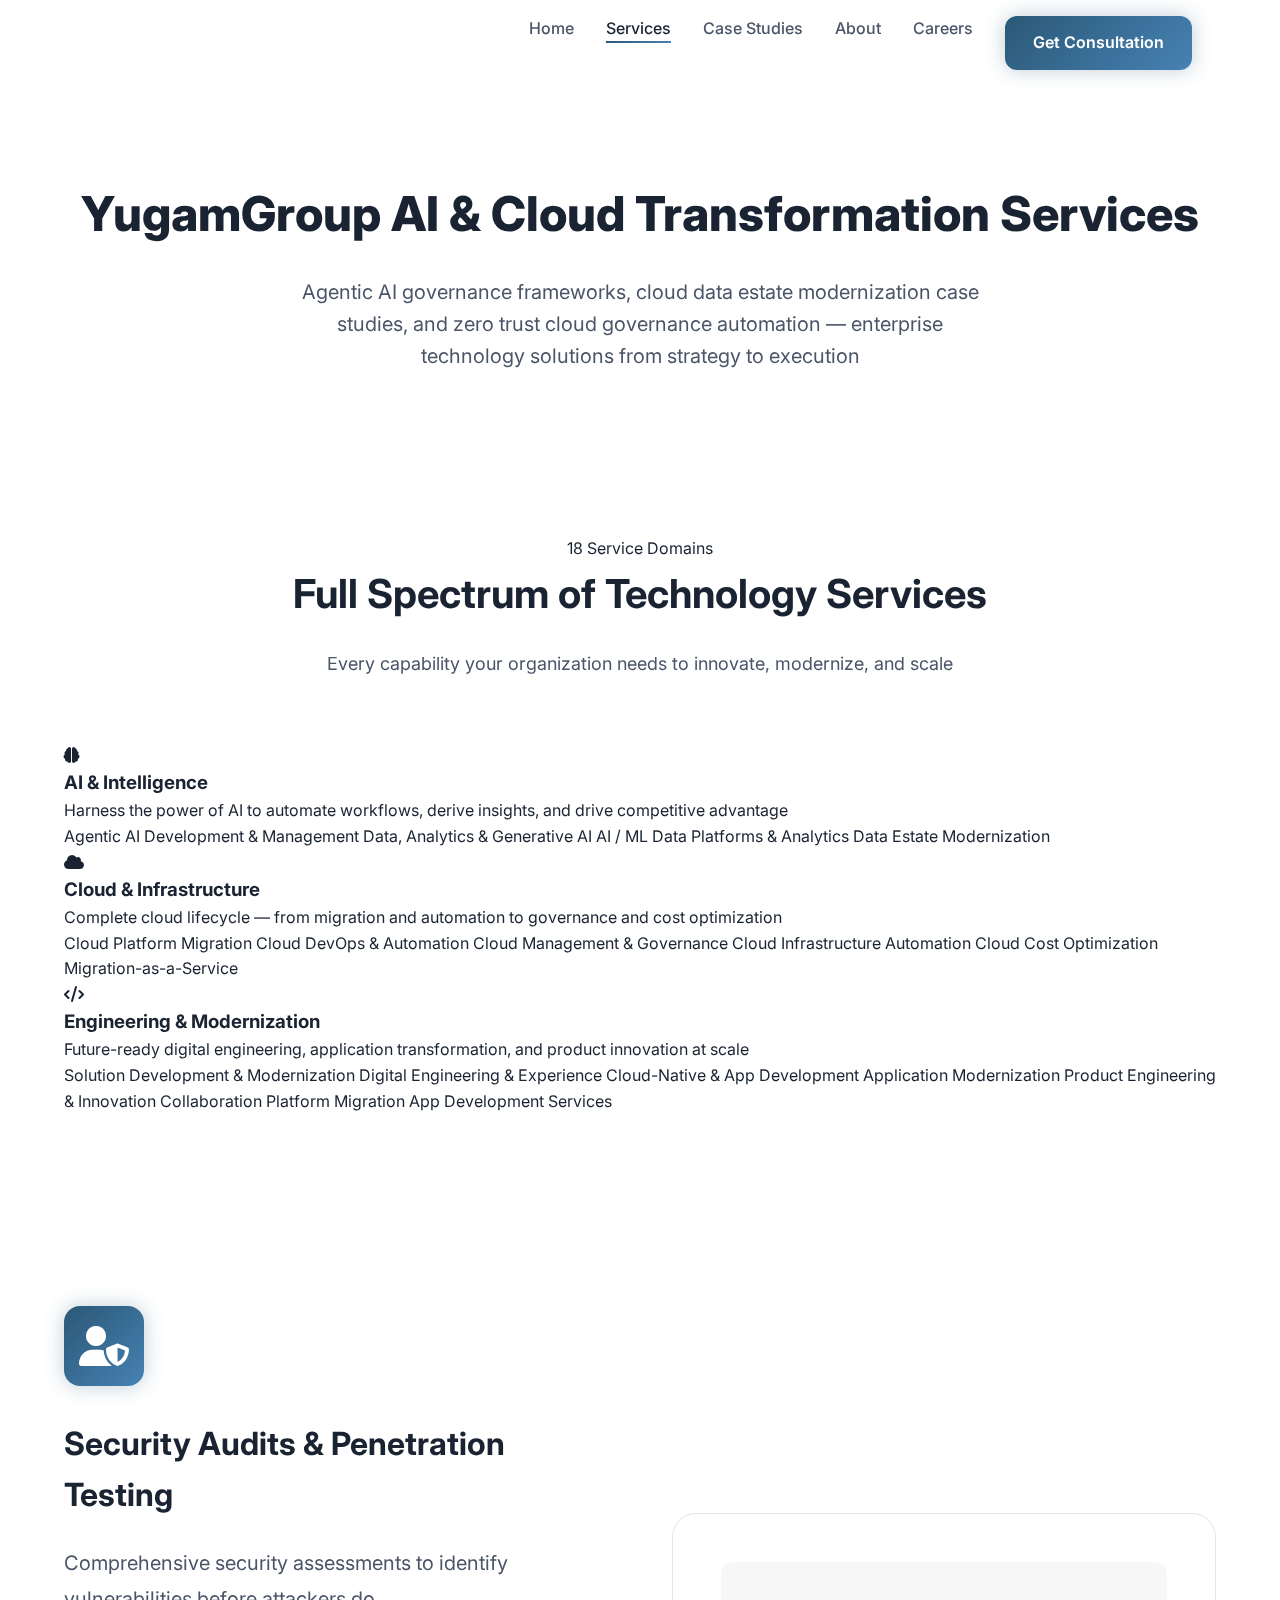
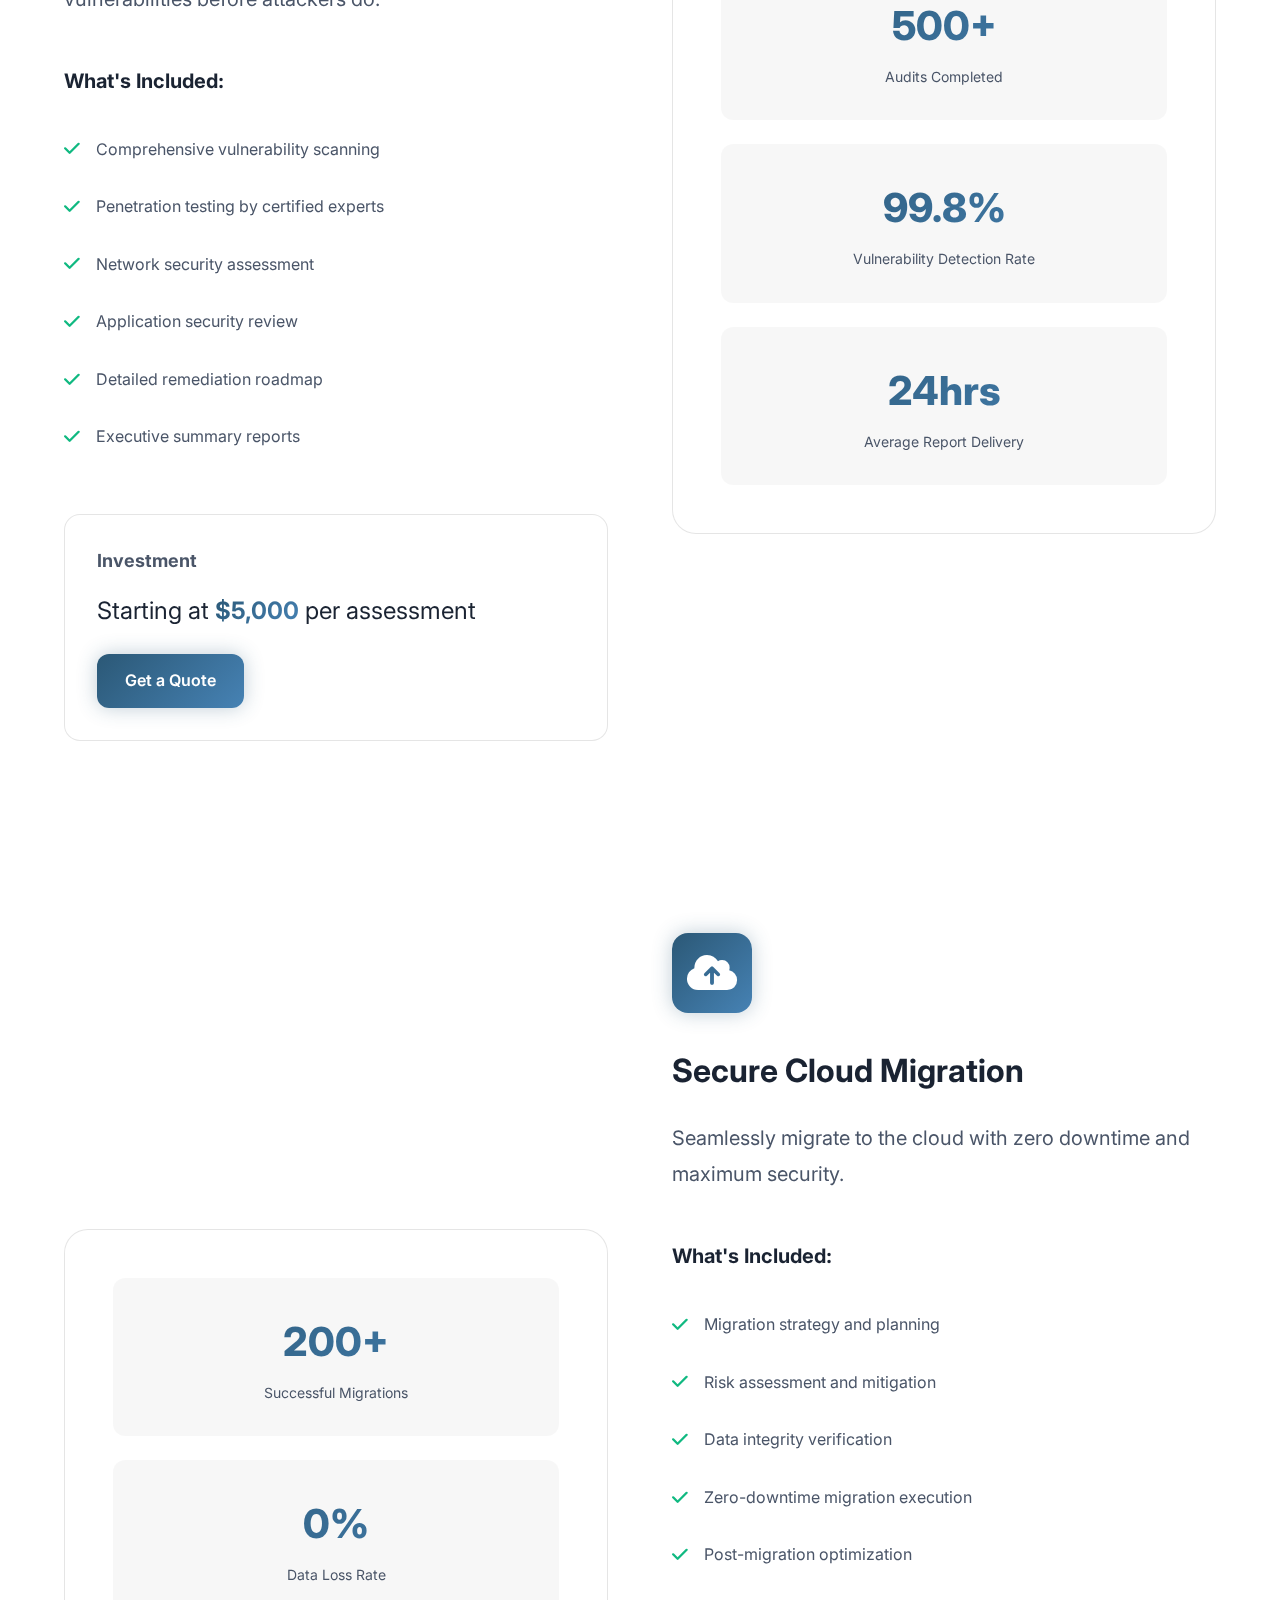
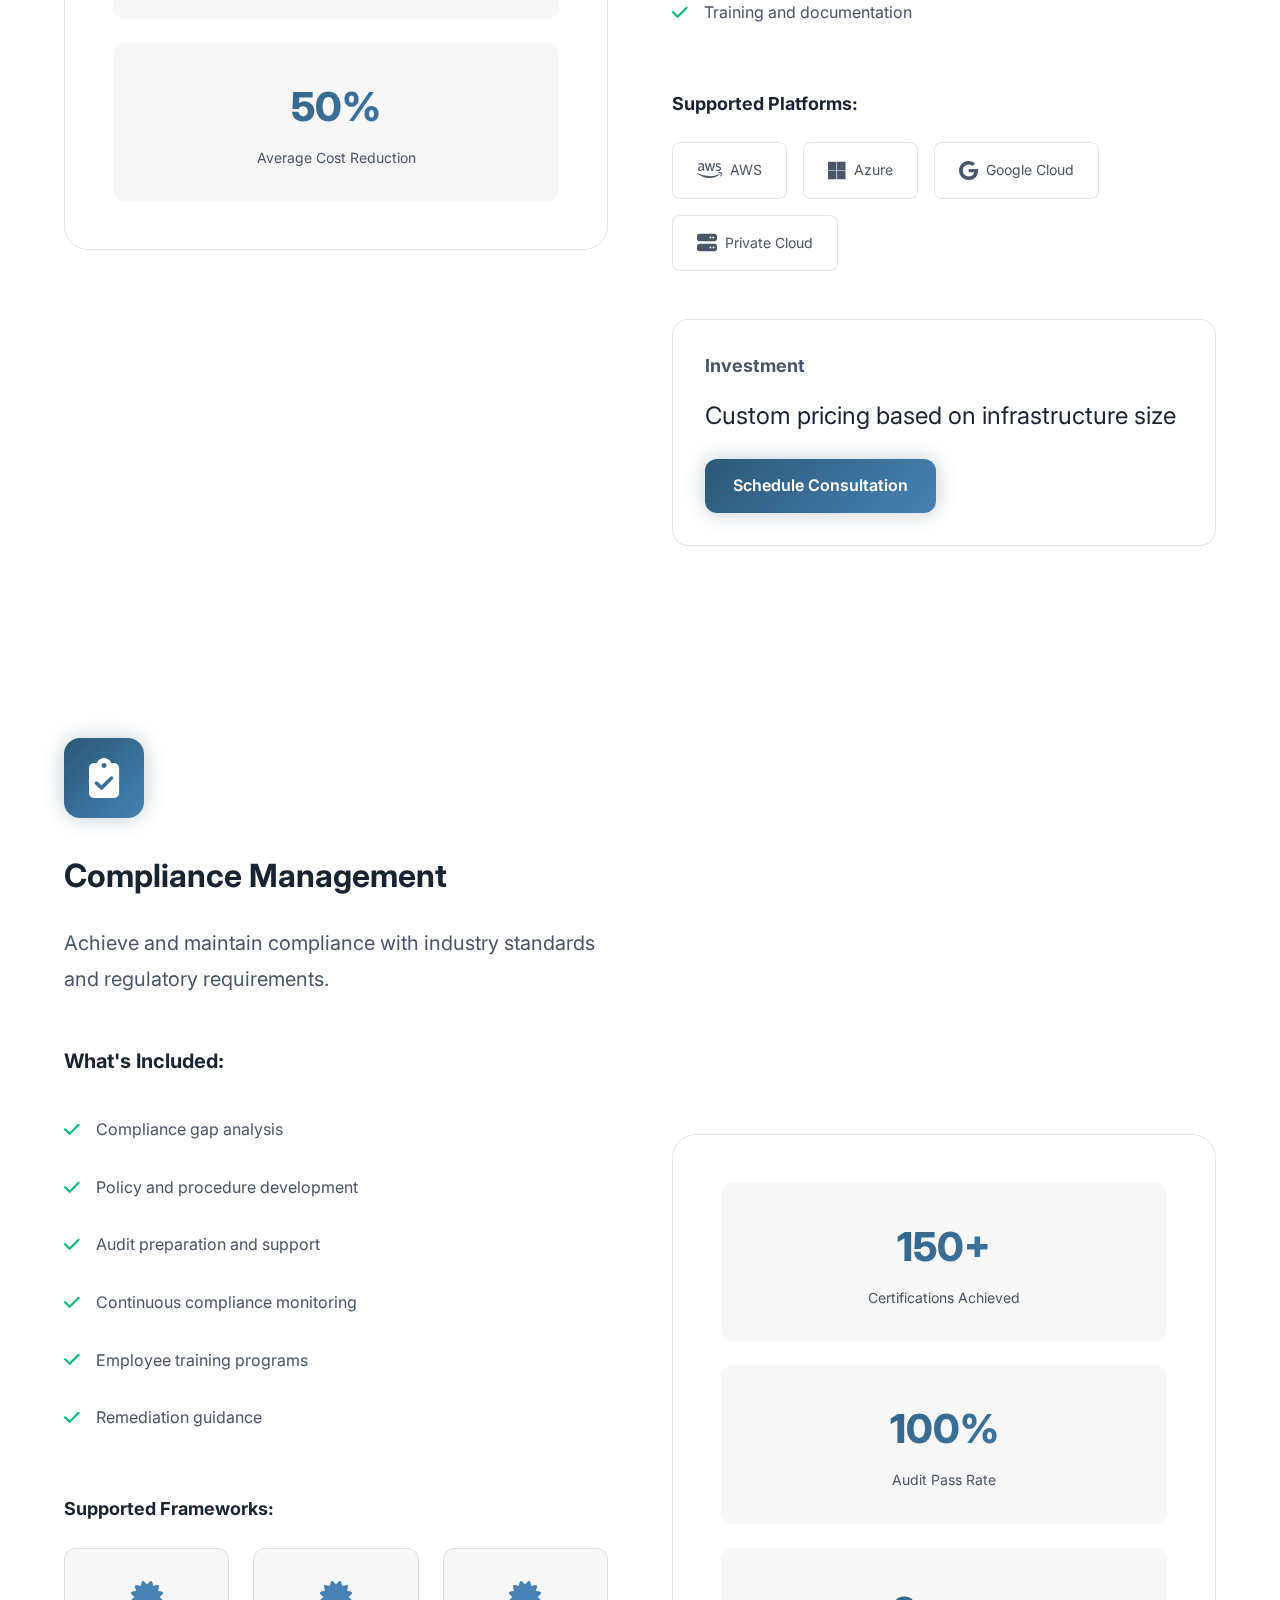
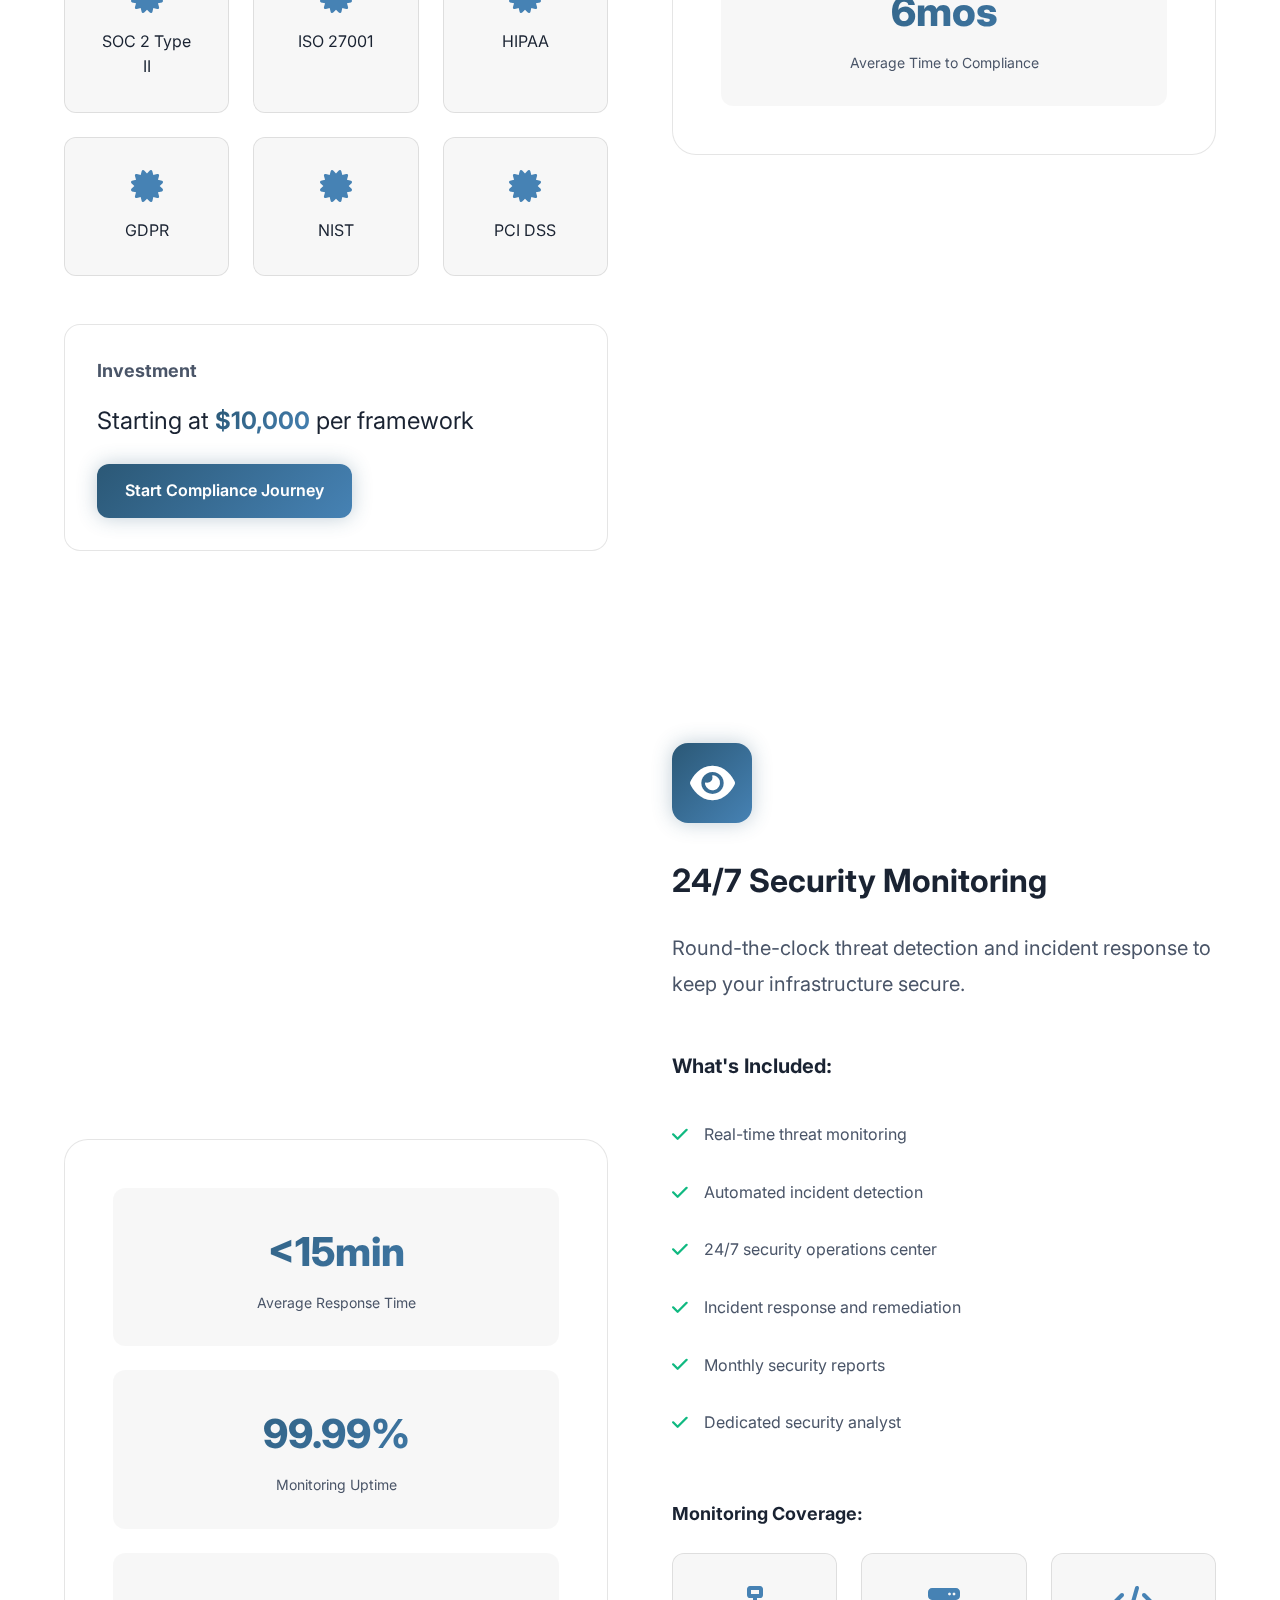
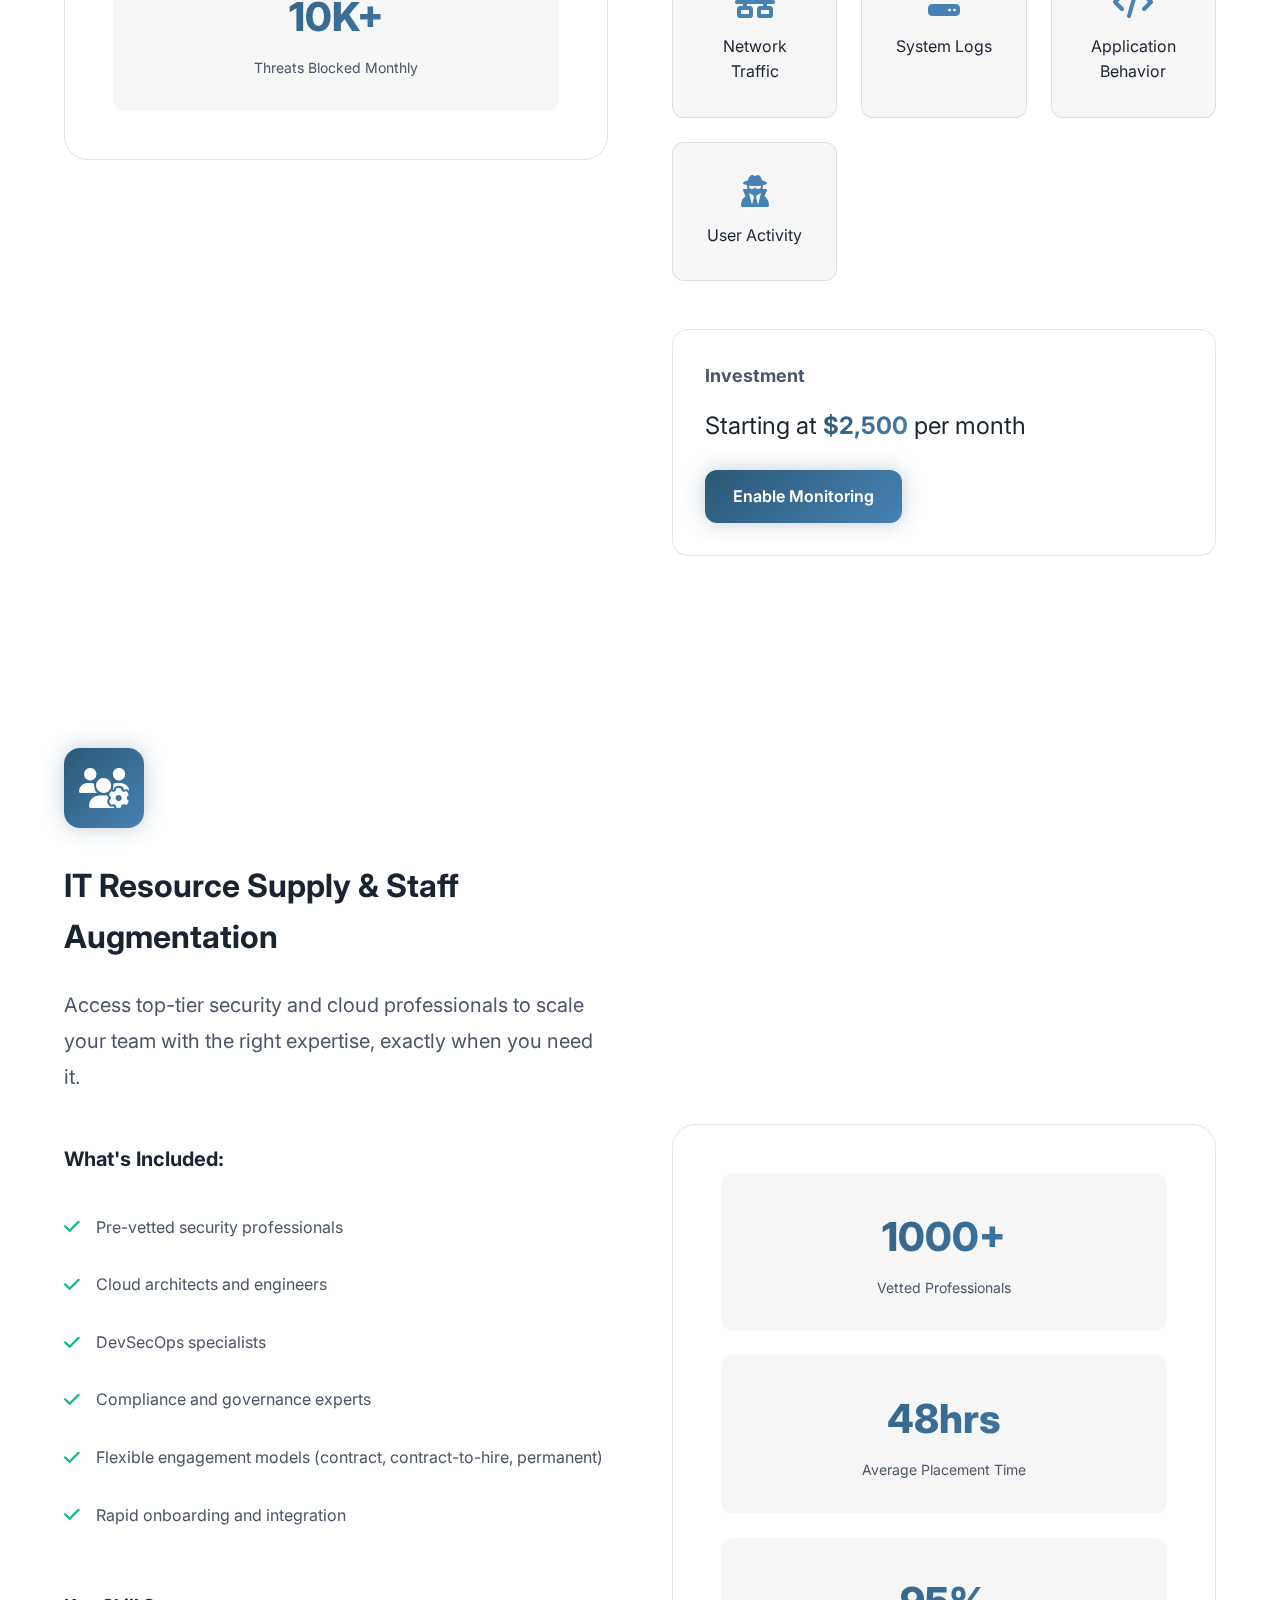
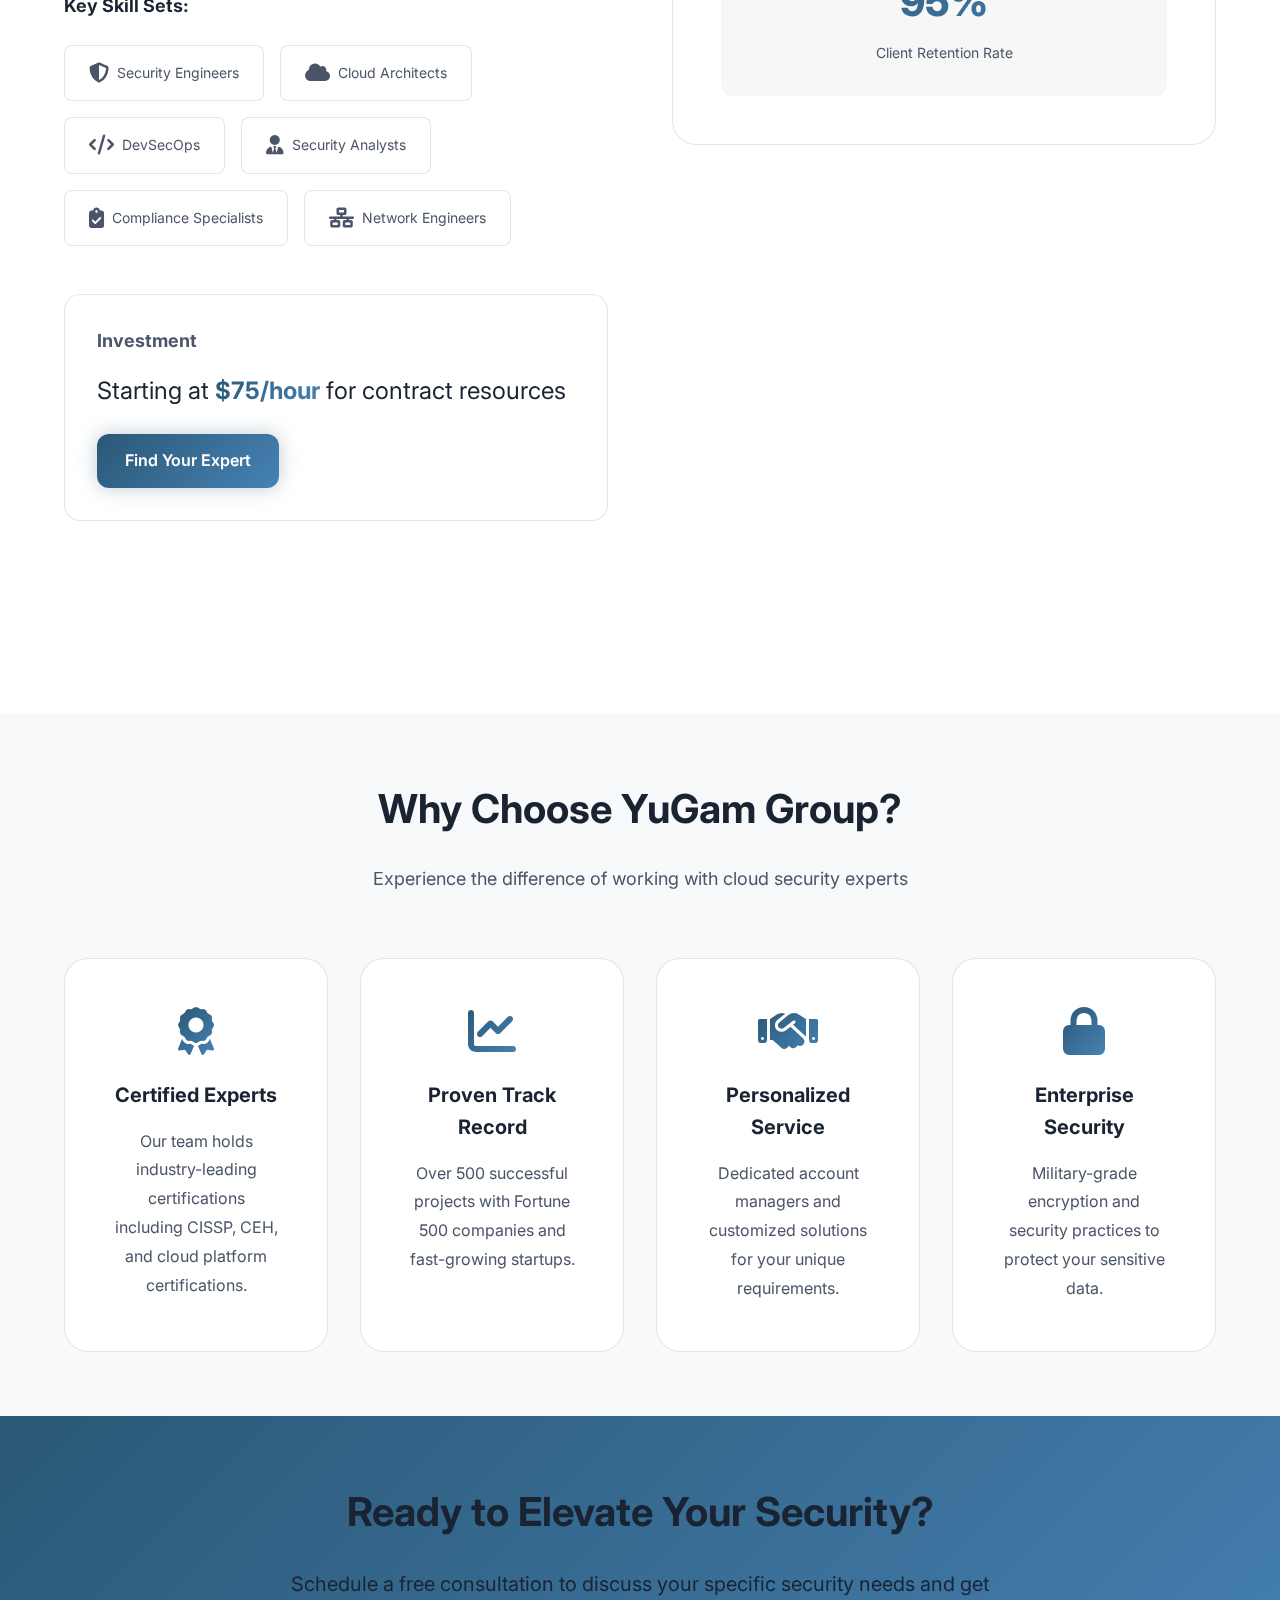
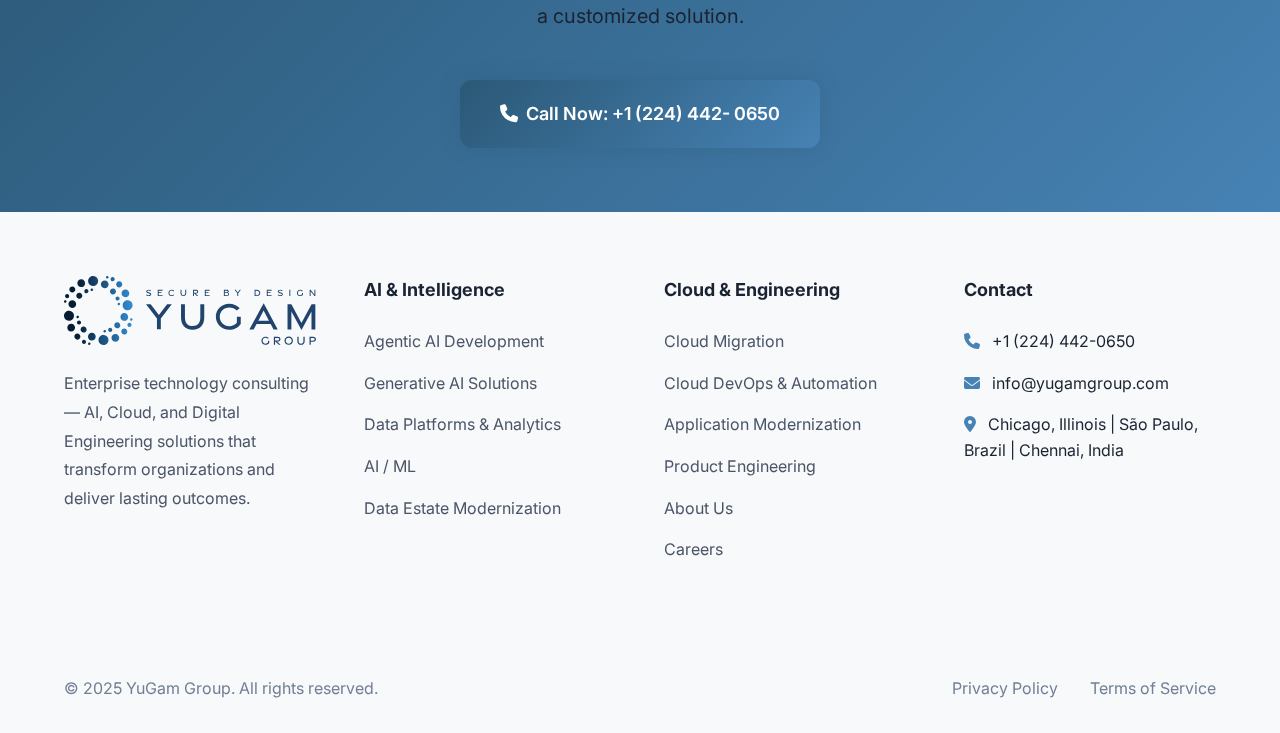
<file: services.html>
<!DOCTYPE html>
<html lang="en">

<head>
    <meta charset="UTF-8">
    <meta name="viewport" content="width=device-width, initial-scale=1.0">
    <meta name="description"
        content="YugamGroup AI &amp; Cloud services: Agentic AI governance frameworks | Generative AI analytics platforms implementation | Cloud data estate modernization | Azure DevOps automation | Zero Trust governance | Migration-as-a-Service ROI benchmarks">
    <title>YugamGroup Services — Agentic AI Management, Cloud FinOps, Product Engineering</title>
    <link rel="stylesheet" href="styles.css">
    <link href="https://fonts.googleapis.com/css2?family=Inter:wght@300;400;500;600;700;800&display=swap"
        rel="stylesheet">
    <link rel="stylesheet" href="https://cdnjs.cloudflare.com/ajax/libs/font-awesome/6.4.0/css/all.min.css">
</head>

<body>
    <!-- Navigation -->
    <nav class="navbar" id="navbar">
        <div class="container nav-container">
            <div class="logo">
                <img src="logo-yugam.svg" alt="YUGAM GROUP" class="site-logo">
            </div>
            <button class="mobile-menu-toggle" id="mobileMenuToggle">
                <span></span>
                <span></span>
                <span></span>
            </button>
            <ul class="nav-links" id="navLinks">
                <li><a href="index.html" class="nav-link">Home</a></li>
                <li><a href="services.html" class="nav-link active">Services</a></li>
                <li><a href="case-studies.html" class="nav-link">Case Studies</a></li>
                <li><a href="about.html" class="nav-link">About</a></li>
                <li><a href="careers.html" class="nav-link">Careers</a></li>
                <li><a href="contact.html" class="btn btn-primary">Get Consultation</a></li>
            </ul>
        </div>
    </nav>

    <!-- Page Header -->
    <section class="page-header">
        <div class="container">
            <span class="section-badge" style="background:rgba(255,255,255,0.1);color:rgba(255,255,255,0.9);border-color:rgba(255,255,255,0.25);">What We Deliver</span>
            <h1 class="page-title">YugamGroup AI &amp; Cloud Transformation Services</h1>
            <p class="page-subtitle">Agentic AI governance frameworks, cloud data estate modernization case studies, and zero trust cloud governance automation — enterprise technology solutions from strategy to execution</p>
        </div>
    </section>

    <!-- Service Domains Overview -->
    <section class="service-domains">
        <div class="container">
            <div class="section-header">
                <span class="section-badge">18 Service Domains</span>
                <h2 class="section-title">Full Spectrum of Technology Services</h2>
                <p class="section-subtitle">Every capability your organization needs to innovate, modernize, and scale</p>
            </div>

            <div class="domains-grid">
                <!-- AI & Intelligence -->
                <div class="domain-card ai-card">
                    <div class="domain-icon ai-gradient">
                        <i class="fas fa-brain"></i>
                    </div>
                    <h3>AI &amp; Intelligence</h3>
                    <p>Harness the power of AI to automate workflows, derive insights, and drive competitive advantage</p>
                    <div class="domain-services">
                        <span class="service-tag">Agentic AI Development &amp; Management</span>
                        <span class="service-tag">Data, Analytics &amp; Generative AI</span>
                        <span class="service-tag">AI / ML</span>
                        <span class="service-tag">Data Platforms &amp; Analytics</span>
                        <span class="service-tag">Data Estate Modernization</span>
                    </div>
                </div>

                <!-- Cloud & Infrastructure -->
                <div class="domain-card cloud-card">
                    <div class="domain-icon cloud-gradient">
                        <i class="fas fa-cloud"></i>
                    </div>
                    <h3>Cloud &amp; Infrastructure</h3>
                    <p>Complete cloud lifecycle — from migration and automation to governance and cost optimization</p>
                    <div class="domain-services">
                        <span class="service-tag">Cloud Platform Migration</span>
                        <span class="service-tag">Cloud DevOps &amp; Automation</span>
                        <span class="service-tag">Cloud Management &amp; Governance</span>
                        <span class="service-tag">Cloud Infrastructure Automation</span>
                        <span class="service-tag">Cloud Cost Optimization</span>
                        <span class="service-tag">Migration-as-a-Service</span>
                    </div>
                </div>

                <!-- Engineering & Modernization -->
                <div class="domain-card eng-card">
                    <div class="domain-icon eng-gradient">
                        <i class="fas fa-code"></i>
                    </div>
                    <h3>Engineering &amp; Modernization</h3>
                    <p>Future-ready digital engineering, application transformation, and product innovation at scale</p>
                    <div class="domain-services">
                        <span class="service-tag">Solution Development &amp; Modernization</span>
                        <span class="service-tag">Digital Engineering &amp; Experience</span>
                        <span class="service-tag">Cloud-Native &amp; App Development</span>
                        <span class="service-tag">Application Modernization</span>
                        <span class="service-tag">Product Engineering &amp; Innovation</span>
                        <span class="service-tag">Collaboration Platform Migration</span>
                        <span class="service-tag">App Development Services</span>
                    </div>
                </div>
            </div>
        </div>
    </section>

    <!-- Detailed Services Section -->
    <section class="detailed-services">
        <div class="container">
            <!-- Security Audits -->
            <div class="service-detail">
                <div class="service-detail-content">
                    <div class="service-detail-icon">
                        <i class="fas fa-user-shield"></i>
                    </div>
                    <h2>Security Audits & Penetration Testing</h2>
                    <p class="lead">Comprehensive security assessments to identify vulnerabilities before attackers do.
                    </p>

                    <div class="features-list">
                        <h3>What's Included:</h3>
                        <ul>
                            <li><i class="fas fa-check"></i> Comprehensive vulnerability scanning</li>
                            <li><i class="fas fa-check"></i> Penetration testing by certified experts</li>
                            <li><i class="fas fa-check"></i> Network security assessment</li>
                            <li><i class="fas fa-check"></i> Application security review</li>
                            <li><i class="fas fa-check"></i> Detailed remediation roadmap</li>
                            <li><i class="fas fa-check"></i> Executive summary reports</li>
                        </ul>
                    </div>

                    <div class="pricing-info">
                        <h3>Investment</h3>
                        <p>Starting at <strong>$5,000</strong> per assessment</p>
                        <a href="contact.html" class="btn btn-primary">Get a Quote</a>
                    </div>
                </div>
                <div class="service-detail-visual">
                    <div class="stats-card">
                        <div class="stat-box">
                            <span class="stat-number">500+</span>
                            <span class="stat-text">Audits Completed</span>
                        </div>
                        <div class="stat-box">
                            <span class="stat-number">99.8%</span>
                            <span class="stat-text">Vulnerability Detection Rate</span>
                        </div>
                        <div class="stat-box">
                            <span class="stat-number">24hrs</span>
                            <span class="stat-text">Average Report Delivery</span>
                        </div>
                    </div>
                </div>
            </div>

            <!-- Cloud Migration -->
            <div class="service-detail reverse">
                <div class="service-detail-content">
                    <div class="service-detail-icon">
                        <i class="fas fa-cloud-upload-alt"></i>
                    </div>
                    <h2>Secure Cloud Migration</h2>
                    <p class="lead">Seamlessly migrate to the cloud with zero downtime and maximum security.</p>

                    <div class="features-list">
                        <h3>What's Included:</h3>
                        <ul>
                            <li><i class="fas fa-check"></i> Migration strategy and planning</li>
                            <li><i class="fas fa-check"></i> Risk assessment and mitigation</li>
                            <li><i class="fas fa-check"></i> Data integrity verification</li>
                            <li><i class="fas fa-check"></i> Zero-downtime migration execution</li>
                            <li><i class="fas fa-check"></i> Post-migration optimization</li>
                            <li><i class="fas fa-check"></i> Training and documentation</li>
                        </ul>
                    </div>

                    <div class="supported-platforms">
                        <h3>Supported Platforms:</h3>
                        <div class="platform-badges">
                            <span class="platform-badge"><i class="fab fa-aws"></i> AWS</span>
                            <span class="platform-badge"><i class="fab fa-microsoft"></i> Azure</span>
                            <span class="platform-badge"><i class="fab fa-google"></i> Google Cloud</span>
                            <span class="platform-badge"><i class="fas fa-server"></i> Private Cloud</span>
                        </div>
                    </div>

                    <div class="pricing-info">
                        <h3>Investment</h3>
                        <p>Custom pricing based on infrastructure size</p>
                        <a href="contact.html" class="btn btn-primary">Schedule Consultation</a>
                    </div>
                </div>
                <div class="service-detail-visual">
                    <div class="stats-card">
                        <div class="stat-box">
                            <span class="stat-number">200+</span>
                            <span class="stat-text">Successful Migrations</span>
                        </div>
                        <div class="stat-box">
                            <span class="stat-number">0%</span>
                            <span class="stat-text">Data Loss Rate</span>
                        </div>
                        <div class="stat-box">
                            <span class="stat-number">50%</span>
                            <span class="stat-text">Average Cost Reduction</span>
                        </div>
                    </div>
                </div>
            </div>

            <!-- Compliance Management -->
            <div class="service-detail">
                <div class="service-detail-content">
                    <div class="service-detail-icon">
                        <i class="fas fa-clipboard-check"></i>
                    </div>
                    <h2>Compliance Management</h2>
                    <p class="lead">Achieve and maintain compliance with industry standards and regulatory requirements.
                    </p>

                    <div class="features-list">
                        <h3>What's Included:</h3>
                        <ul>
                            <li><i class="fas fa-check"></i> Compliance gap analysis</li>
                            <li><i class="fas fa-check"></i> Policy and procedure development</li>
                            <li><i class="fas fa-check"></i> Audit preparation and support</li>
                            <li><i class="fas fa-check"></i> Continuous compliance monitoring</li>
                            <li><i class="fas fa-check"></i> Employee training programs</li>
                            <li><i class="fas fa-check"></i> Remediation guidance</li>
                        </ul>
                    </div>

                    <div class="compliance-frameworks">
                        <h3>Supported Frameworks:</h3>
                        <div class="framework-grid">
                            <div class="framework-item">
                                <i class="fas fa-certificate"></i>
                                <span>SOC 2 Type II</span>
                            </div>
                            <div class="framework-item">
                                <i class="fas fa-certificate"></i>
                                <span>ISO 27001</span>
                            </div>
                            <div class="framework-item">
                                <i class="fas fa-certificate"></i>
                                <span>HIPAA</span>
                            </div>
                            <div class="framework-item">
                                <i class="fas fa-certificate"></i>
                                <span>GDPR</span>
                            </div>
                            <div class="framework-item">
                                <i class="fas fa-certificate"></i>
                                <span>NIST</span>
                            </div>
                            <div class="framework-item">
                                <i class="fas fa-certificate"></i>
                                <span>PCI DSS</span>
                            </div>
                        </div>
                    </div>

                    <div class="pricing-info">
                        <h3>Investment</h3>
                        <p>Starting at <strong>$10,000</strong> per framework</p>
                        <a href="contact.html" class="btn btn-primary">Start Compliance Journey</a>
                    </div>
                </div>
                <div class="service-detail-visual">
                    <div class="stats-card">
                        <div class="stat-box">
                            <span class="stat-number">150+</span>
                            <span class="stat-text">Certifications Achieved</span>
                        </div>
                        <div class="stat-box">
                            <span class="stat-number">100%</span>
                            <span class="stat-text">Audit Pass Rate</span>
                        </div>
                        <div class="stat-box">
                            <span class="stat-number">6mos</span>
                            <span class="stat-text">Average Time to Compliance</span>
                        </div>
                    </div>
                </div>
            </div>

            <!-- 24/7 Monitoring -->
            <div class="service-detail reverse">
                <div class="service-detail-content">
                    <div class="service-detail-icon">
                        <i class="fas fa-eye"></i>
                    </div>
                    <h2>24/7 Security Monitoring</h2>
                    <p class="lead">Round-the-clock threat detection and incident response to keep your infrastructure
                        secure.</p>

                    <div class="features-list">
                        <h3>What's Included:</h3>
                        <ul>
                            <li><i class="fas fa-check"></i> Real-time threat monitoring</li>
                            <li><i class="fas fa-check"></i> Automated incident detection</li>
                            <li><i class="fas fa-check"></i> 24/7 security operations center</li>
                            <li><i class="fas fa-check"></i> Incident response and remediation</li>
                            <li><i class="fas fa-check"></i> Monthly security reports</li>
                            <li><i class="fas fa-check"></i> Dedicated security analyst</li>
                        </ul>
                    </div>

                    <div class="monitoring-features">
                        <h3>Monitoring Coverage:</h3>
                        <div class="coverage-grid">
                            <div class="coverage-item">
                                <i class="fas fa-network-wired"></i>
                                <span>Network Traffic</span>
                            </div>
                            <div class="coverage-item">
                                <i class="fas fa-server"></i>
                                <span>System Logs</span>
                            </div>
                            <div class="coverage-item">
                                <i class="fas fa-code"></i>
                                <span>Application Behavior</span>
                            </div>
                            <div class="coverage-item">
                                <i class="fas fa-user-secret"></i>
                                <span>User Activity</span>
                            </div>
                        </div>
                    </div>

                    <div class="pricing-info">
                        <h3>Investment</h3>
                        <p>Starting at <strong>$2,500</strong> per month</p>
                        <a href="contact.html" class="btn btn-primary">Enable Monitoring</a>
                    </div>
                </div>
                <div class="service-detail-visual">
                    <div class="stats-card">
                        <div class="stat-box">
                            <span class="stat-number">&lt;15min</span>
                            <span class="stat-text">Average Response Time</span>
                        </div>
                        <div class="stat-box">
                            <span class="stat-number">99.99%</span>
                            <span class="stat-text">Monitoring Uptime</span>
                        </div>
                        <div class="stat-box">
                            <span class="stat-number">10K+</span>
                            <span class="stat-text">Threats Blocked Monthly</span>
                        </div>
                    </div>
                </div>
            </div>

            <!-- Resource Supply Service -->
            <div class="service-detail">
                <div class="service-detail-content">
                    <div class="service-detail-icon">
                        <i class="fas fa-users-cog"></i>
                    </div>
                    <h2>IT Resource Supply & Staff Augmentation</h2>
                    <p class="lead">Access top-tier security and cloud professionals to scale your team with the right
                        expertise, exactly when you need it.</p>

                    <div class="features-list">
                        <h3>What's Included:</h3>
                        <ul>
                            <li><i class="fas fa-check"></i> Pre-vetted security professionals</li>
                            <li><i class="fas fa-check"></i> Cloud architects and engineers</li>
                            <li><i class="fas fa-check"></i> DevSecOps specialists</li>
                            <li><i class="fas fa-check"></i> Compliance and governance experts</li>
                            <li><i class="fas fa-check"></i> Flexible engagement models (contract, contract-to-hire,
                                permanent)</li>
                            <li><i class="fas fa-check"></i> Rapid onboarding and integration</li>
                        </ul>
                    </div>

                    <div class="supported-platforms">
                        <h3>Key Skill Sets:</h3>
                        <div class="platform-badges">
                            <span class="platform-badge"><i class="fas fa-shield-alt"></i> Security Engineers</span>
                            <span class="platform-badge"><i class="fas fa-cloud"></i> Cloud Architects</span>
                            <span class="platform-badge"><i class="fas fa-code"></i> DevSecOps</span>
                            <span class="platform-badge"><i class="fas fa-user-tie"></i> Security Analysts</span>
                            <span class="platform-badge"><i class="fas fa-clipboard-check"></i> Compliance
                                Specialists</span>
                            <span class="platform-badge"><i class="fas fa-network-wired"></i> Network Engineers</span>
                        </div>
                    </div>

                    <div class="pricing-info">
                        <h3>Investment</h3>
                        <p>Starting at <strong>$75/hour</strong> for contract resources</p>
                        <a href="contact.html" class="btn btn-primary">Find Your Expert</a>
                    </div>
                </div>
                <div class="service-detail-visual">
                    <div class="stats-card">
                        <div class="stat-box">
                            <span class="stat-number">1000+</span>
                            <span class="stat-text">Vetted Professionals</span>
                        </div>
                        <div class="stat-box">
                            <span class="stat-number">48hrs</span>
                            <span class="stat-text">Average Placement Time</span>
                        </div>
                        <div class="stat-box">
                            <span class="stat-number">95%</span>
                            <span class="stat-text">Client Retention Rate</span>
                        </div>
                    </div>
                </div>
            </div>
        </div>
    </section>

    <!-- Why Choose Us -->
    <section class="why-choose">
        <div class="container">
            <div class="section-header">
                <h2 class="section-title">Why Choose YuGam Group?</h2>
                <p class="section-subtitle">Experience the difference of working with cloud security experts</p>
            </div>

            <div class="benefits-grid">
                <div class="benefit-card">
                    <i class="fas fa-award"></i>
                    <h3>Certified Experts</h3>
                    <p>Our team holds industry-leading certifications including CISSP, CEH, and cloud platform
                        certifications.</p>
                </div>
                <div class="benefit-card">
                    <i class="fas fa-chart-line"></i>
                    <h3>Proven Track Record</h3>
                    <p>Over 500 successful projects with Fortune 500 companies and fast-growing startups.</p>
                </div>
                <div class="benefit-card">
                    <i class="fas fa-handshake"></i>
                    <h3>Personalized Service</h3>
                    <p>Dedicated account managers and customized solutions for your unique requirements.</p>
                </div>
                <div class="benefit-card">
                    <i class="fas fa-lock"></i>
                    <h3>Enterprise Security</h3>
                    <p>Military-grade encryption and security practices to protect your sensitive data.</p>
                </div>
            </div>
        </div>
    </section>

    <!-- CTA Section -->
    <section class="cta-section">
        <div class="container">
            <div class="cta-content">
                <h2>Ready to Elevate Your Security?</h2>
                <p>Schedule a free consultation to discuss your specific security needs and get a customized solution.
                </p>
                <a href="tel:224-442-0650" class="btn btn-large btn-primary">
                    <i class="fas fa-phone"></i>
                    <span>Call Now: +1 (224) 442- 0650</span>
                </a>
            </div>
        </div>
    </section>

    <!-- Footer -->
    <footer class="footer">
        <div class="container">
            <div class="footer-grid">
                <div class="footer-col">
                    <div class="footer-logo">
                        <img src="logo-yugam.svg" alt="YUGAM GROUP" class="site-logo footer-logo-img">
                    </div>
                    <p>Enterprise technology consulting — AI, Cloud, and Digital Engineering solutions that transform organizations and deliver lasting outcomes.</p>
                </div>

                <div class="footer-col">
                    <h4>AI &amp; Intelligence</h4>
                    <ul>
                        <li><a href="services.html">Agentic AI Development</a></li>
                        <li><a href="services.html">Generative AI Solutions</a></li>
                        <li><a href="services.html">Data Platforms &amp; Analytics</a></li>
                        <li><a href="services.html">AI / ML</a></li>
                        <li><a href="services.html">Data Estate Modernization</a></li>
                    </ul>
                </div>

                <div class="footer-col">
                    <h4>Cloud &amp; Engineering</h4>
                    <ul>
                        <li><a href="services.html">Cloud Migration</a></li>
                        <li><a href="services.html">Cloud DevOps &amp; Automation</a></li>
                        <li><a href="services.html">Application Modernization</a></li>
                        <li><a href="services.html">Product Engineering</a></li>
                        <li><a href="about.html">About Us</a></li>
                        <li><a href="careers.html">Careers</a></li>
                    </ul>
                </div>

                <div class="footer-col">
                    <h4>Contact</h4>
                    <ul>
                        <li><i class="fas fa-phone"></i> +1 (224) 442-0650</li>
                        <li><i class="fas fa-envelope"></i> info@yugamgroup.com</li>
                        <li><i class="fas fa-map-marker-alt"></i> Chicago, Illinois | São Paulo, Brazil | Chennai, India
                        </li>
                    </ul>
                </div>
            </div>

            <div class="footer-bottom">
                <p>&copy; 2025 YuGam Group. All rights reserved.</p>
                <div class="footer-links">
                    <a href="#">Privacy Policy</a>
                    <a href="#">Terms of Service</a>
                </div>
            </div>
        </div>
    </footer>

    <script src="script.js"></script>
</body>

</html>
</file>
<file: styles.css>
/* ===== CSS Variables ===== */
:root {
    /* Light Theme Colors */
    --primary: #2B5876;
    --primary-dark: #1e3a52;
    --primary-light: #4682b4;
    --secondary: #06b6d4;
    --secondary-dark: #0891b2;
    --accent: #f59e0b;
    --success: #10b981;
    --warning: #f59e0b;
    --danger: #ef4444;

    /* Backgrounds */
    --bg-primary: #ffffff;
    --bg-secondary: #f8f9fa;
    --bg-tertiary: #e9ecef;
    --bg-card: rgba(255, 255, 255, 0.95);
    --bg-glass: rgba(255, 255, 255, 0.1);

    /* Text */
    --text-primary: #1a2332;
    --text-secondary: #4a5568;
    --text-muted: #718096;

    /* Gradients */
    --gradient-primary: linear-gradient(135deg, #2B5876 0%, #4682b4 100%);
    --gradient-secondary: linear-gradient(135deg, #06b6d4 0%, #3b82f6 100%);
    --gradient-accent: linear-gradient(135deg, #f59e0b 0%, #ef4444 100%);
    --gradient-hero: radial-gradient(circle at 30% 50%, rgba(43, 88, 118, 0.2) 0%, transparent 50%);

    /* Shadows */
    --shadow-sm: 0 1px 2px rgba(0, 0, 0, 0.05);
    --shadow-md: 0 4px 6px rgba(0, 0, 0, 0.07);
    --shadow-lg: 0 10px 15px rgba(0, 0, 0, 0.1);
    --shadow-xl: 0 20px 25px rgba(0, 0, 0, 0.15);
    --shadow-glow: 0 0 20px rgba(43, 88, 118, 0.3);
    --shadow-glow-lg: 0 0 40px rgba(43, 88, 118, 0.5);

    /* Spacing */
    --spacing-xs: 0.5rem;
    --spacing-sm: 1rem;
    --spacing-md: 1.5rem;
    --spacing-lg: 2rem;
    --spacing-xl: 3rem;
    --spacing-2xl: 4rem;

    /* Border Radius */
    --radius-sm: 0.5rem;
    --radius-md: 0.75rem;
    --radius-lg: 1rem;
    --radius-xl: 1.5rem;

    /* Transitions */
    --transition-fast: 150ms ease;
    --transition-base: 300ms ease;
    --transition-slow: 500ms ease;
    --transition-theme: 300ms cubic-bezier(0.4, 0, 0.2, 1);
}

/* ===== Dark Theme ===== */
[data-theme="dark"] {
    /* Dark Theme Colors */
    --primary: #00d4ff;
    --primary-dark: #00b8e6;
    --primary-light: #33dcff;
    --secondary: #8b5cf6;
    --secondary-dark: #7c3aed;
    --accent: #fbbf24;
    --success: #34d399;
    --warning: #fbbf24;
    --danger: #f87171;

    /* Dark Backgrounds */
    --bg-primary: #0a0f1a;
    --bg-secondary: #111827;
    --bg-tertiary: #1a2332;
    --bg-card: rgba(26, 35, 50, 0.8);
    --bg-glass: rgba(255, 255, 255, 0.05);

    /* Dark Text */
    --text-primary: #f8fafc;
    --text-secondary: #cbd5e1;
    --text-muted: #94a3b8;

    /* Dark Gradients */
    --gradient-primary: linear-gradient(135deg, #00d4ff 0%, #0ea5e9 100%);
    --gradient-secondary: linear-gradient(135deg, #8b5cf6 0%, #6366f1 100%);
    --gradient-accent: linear-gradient(135deg, #fbbf24 0%, #f59e0b 100%);
    --gradient-hero: radial-gradient(circle at 30% 50%, rgba(0, 212, 255, 0.15) 0%, transparent 50%);

    /* Dark Shadows */
    --shadow-sm: 0 1px 2px rgba(0, 0, 0, 0.3);
    --shadow-md: 0 4px 6px rgba(0, 0, 0, 0.4);
    --shadow-lg: 0 10px 15px rgba(0, 0, 0, 0.5);
    --shadow-xl: 0 20px 25px rgba(0, 0, 0, 0.6);
    --shadow-glow: 0 0 30px rgba(0, 212, 255, 0.4);
    --shadow-glow-lg: 0 0 50px rgba(0, 212, 255, 0.6);
}

/* ===== Reset & Base ===== */
* {
    margin: 0;
    padding: 0;
    box-sizing: border-box;
}

html {
    scroll-behavior: smooth;
    transition: background-color var(--transition-theme);
}

body {
    font-family: 'Inter', -apple-system, BlinkMacSystemFont, 'Segoe UI', Roboto, sans-serif;
    background: var(--bg-primary);
    color: var(--text-primary);
    line-height: 1.6;
    overflow-x: hidden;
    transition: background-color var(--transition-theme), color var(--transition-theme);
}

::selection {
    background: var(--primary);
    color: white;
}

/* ===== Theme Toggle Button ===== */
.theme-toggle {
    position: relative;
    width: 50px;
    height: 50px;
    background: var(--bg-glass);
    backdrop-filter: blur(10px);
    border: 1px solid rgba(255, 255, 255, 0.1);
    border-radius: 50%;
    cursor: pointer;
    display: flex;
    align-items: center;
    justify-content: center;
    transition: all var(--transition-base);
    margin-left: var(--spacing-md);
}

.theme-toggle:hover {
    background: var(--bg-card);
    box-shadow: var(--shadow-glow);
    transform: scale(1.1);
}

.theme-toggle i {
    font-size: 1.25rem;
    color: var(--text-primary);
    transition: all var(--transition-base);
}

.theme-toggle:hover i {
    transform: rotate(180deg);
}

[data-theme="dark"] .theme-toggle .fa-sun {
    display: none;
}

[data-theme="dark"] .theme-toggle .fa-moon {
    display: block;
}

[data-theme="light"] .theme-toggle .fa-sun {
    display: block;
}

[data-theme="light"] .theme-toggle .fa-moon {
    display: none;
}

/* ===== Particle Canvas ===== */
.particle-canvas {
    position: absolute;
    top: 0;
    left: 0;
    width: 100%;
    height: 100%;
    z-index: 0;
    pointer-events: none;
}

/* ===== Glassmorphism Enhancement ===== */
.glass-card {
    background: var(--bg-card);
    backdrop-filter: blur(20px) saturate(180%);
    -webkit-backdrop-filter: blur(20px) saturate(180%);
    border: 1px solid rgba(255, 255, 255, 0.1);
    position: relative;
    overflow: hidden;
}

.glass-card::before {
    content: '';
    position: absolute;
    top: 0;
    left: 0;
    right: 0;
    height: 1px;
    background: linear-gradient(90deg, transparent, var(--primary), transparent);
    opacity: 0.5;
}

.glass-card::after {
    content: '';
    position: absolute;
    inset: 0;
    background: url('[data-uri]');
    opacity: 0.3;
    pointer-events: none;
}

/* ===== 3D Tilt Effect ===== */
.tilt-card {
    transform-style: preserve-3d;
    transition: transform var(--transition-base);
    will-change: transform;
}

.tilt-card .tilt-inner {
    transform: translateZ(20px);
}

/* ===== Animated Gradient Text ===== */
.gradient-text-animated {
    background: linear-gradient(
        90deg,
        var(--primary) 0%,
        var(--secondary) 50%,
        var(--primary) 100%
    );
    background-size: 200% auto;
    -webkit-background-clip: text;
    -webkit-text-fill-color: transparent;
    background-clip: text;
    animation: gradientShift 3s ease infinite;
}

@keyframes gradientShift {
    0%, 100% {
        background-position: 0% center;
    }
    50% {
        background-position: 100% center;
    }
}

/* ===== Text Glow Effect ===== */
[data-theme="dark"] .text-glow {
    text-shadow: 0 0 20px rgba(0, 212, 255, 0.5), 0 0 40px rgba(0, 212, 255, 0.3);
}

/* ===== Scroll Reveal Animations ===== */
[data-animate] {
    opacity: 0;
    transition: opacity 0.8s cubic-bezier(0.4, 0, 0.2, 1), transform 0.8s cubic-bezier(0.4, 0, 0.2, 1);
}

[data-animate].animate-in {
    opacity: 1;
}

[data-animate="fade-up"] {
    transform: translateY(30px);
}

[data-animate="fade-up"].animate-in {
    transform: translateY(0);
}

[data-animate="fade-left"] {
    transform: translateX(-30px);
}

[data-animate="fade-left"].animate-in {
    transform: translateX(0);
}

[data-animate="fade-right"] {
    transform: translateX(30px);
}

[data-animate="fade-right"].animate-in {
    transform: translateX(0);
}

[data-animate="scale"] {
    transform: scale(0.9);
}

[data-animate="scale"].animate-in {
    transform: scale(1);
}

/* ===== Stagger Animation Delays ===== */
[data-animate-delay="1"] {
    transition-delay: 0.1s;
}

[data-animate-delay="2"] {
    transition-delay: 0.2s;
}

[data-animate-delay="3"] {
    transition-delay: 0.3s;
}

[data-animate-delay="4"] {
    transition-delay: 0.4s;
}

[data-animate-delay="5"] {
    transition-delay: 0.5s;
}

[data-animate-delay="6"] {
    transition-delay: 0.6s;
}

/* ===== Reduced Motion ===== */
@media (prefers-reduced-motion: reduce) {
    *, *::before, *::after {
        animation-duration: 0.01ms !important;
        animation-iteration-count: 1 !important;
        transition-duration: 0.01ms !important;
    }
    
    [data-animate] {
        opacity: 1 !important;
        transform: none !important;
    }
}

/* ===== Container ===== */
.container {
    max-width: 1200px;
    margin: 0 auto;
    padding: 0 var(--spacing-md);
}

/* ===== Navigation ===== */
.navbar {
    position: fixed;
    top: 0;
    left: 0;
    right: 0;
    z-index: 1000;
    background: var(--bg-card);
    backdrop-filter: blur(20px) saturate(180%);
    -webkit-backdrop-filter: blur(20px) saturate(180%);
    border-bottom: 1px solid rgba(255, 255, 255, 0.1);
    transition: all var(--transition-base);
}

[data-theme="dark"] .navbar {
    border-bottom-color: rgba(255, 255, 255, 0.05);
    box-shadow: 0 4px 20px rgba(0, 0, 0, 0.3);
}

.navbar.scrolled {
    background: rgba(255, 255, 255, 0.98);
    box-shadow: var(--shadow-md);
}

.nav-container {
    display: flex;
    justify-content: space-between;
    align-items: center;
    padding: var(--spacing-sm) var(--spacing-md);
    gap: var(--spacing-md);
}

.nav-container > :last-child {
    margin-left: auto;
}

.nav-links {
    margin-right: var(--spacing-md);
}

.logo {
    display: flex;
    align-items: center;
    gap: var(--spacing-xs);
    font-size: 1.5rem;
    font-weight: 700;
    color: var(--text-primary);
}

.logo i {
    background: var(--gradient-primary);
    -webkit-background-clip: text;
    -webkit-text-fill-color: transparent;
    background-clip: text;
}

.nav-links {
    display: flex;
    gap: var(--spacing-lg);
    list-style: none;
}

.nav-link {
    color: var(--text-secondary);
    text-decoration: none;
    font-weight: 500;
    position: relative;
    transition: color var(--transition-fast);
}

.nav-link::after {
    content: '';
    position: absolute;
    bottom: -5px;
    left: 0;
    width: 0;
    height: 2px;
    background: var(--gradient-primary);
    transition: width var(--transition-base);
}

.nav-link:hover,
.nav-link.active {
    color: var(--text-primary);
}

.nav-link:hover::after,
.nav-link.active::after {
    width: 100%;
}

.mobile-menu-toggle {
    display: none;
    flex-direction: column;
    gap: 5px;
    background: none;
    border: none;
    cursor: pointer;
}

.mobile-menu-toggle span {
    width: 25px;
    height: 2px;
    background: var(--text-primary);
    transition: all var(--transition-base);
}

/* ===== Hero Section ===== */
.hero {
    position: relative;
    min-height: 100vh;
    display: flex;
    align-items: center;
    padding-top: 80px;
    overflow: hidden;
}

.hero-background {
    position: absolute;
    inset: 0;
    z-index: 0;
}

.grid-overlay {
    position: absolute;
    inset: 0;
    background-image:
        linear-gradient(rgba(43, 88, 118, 0.1) 1px, transparent 1px),
        linear-gradient(90deg, rgba(43, 88, 118, 0.1) 1px, transparent 1px);
    background-size: 50px 50px;
    animation: gridScroll 20s linear infinite;
}

@keyframes gridScroll {
    0% {
        transform: translate(0, 0);
    }

    100% {
        transform: translate(50px, 50px);
    }
}

.gradient-overlay {
    position: absolute;
    inset: 0;
    background: radial-gradient(circle at 30% 50%, rgba(43, 88, 118, 0.2) 0%, transparent 50%),
        radial-gradient(circle at 70% 50%, rgba(70, 130, 180, 0.2) 0%, transparent 50%);
}

/* ===== Clouds Background ===== */
.clouds-container {
    position: absolute;
    inset: 0;
    overflow: hidden;
    z-index: 1;
    opacity: 0.6;
}

.cloud {
    position: absolute;
    background: linear-gradient(180deg, 
        rgba(255, 255, 255, 0.8) 0%, 
        rgba(255, 255, 255, 0.4) 50%,
        rgba(255, 255, 255, 0.1) 100%);
    border-radius: 50%;
    filter: blur(30px);
    animation: cloudFloat linear infinite;
}

.cloud::before,
.cloud::after {
    content: '';
    position: absolute;
    background: inherit;
    border-radius: 50%;
}

[data-theme="dark"] .cloud {
    background: linear-gradient(180deg, 
        rgba(0, 212, 255, 0.3) 0%, 
        rgba(139, 92, 246, 0.2) 50%,
        rgba(0, 212, 255, 0.1) 100%);
}

/* Individual Cloud Styles */
.cloud-1 {
    width: 300px;
    height: 100px;
    top: 10%;
    left: -300px;
    animation-duration: 40s;
    animation-delay: 0s;
}

.cloud-1::before {
    width: 180px;
    height: 180px;
    top: -80px;
    left: 50px;
}

.cloud-1::after {
    width: 140px;
    height: 140px;
    top: -50px;
    left: 140px;
}

.cloud-2 {
    width: 250px;
    height: 80px;
    top: 25%;
    left: -250px;
    animation-duration: 50s;
    animation-delay: 10s;
}

.cloud-2::before {
    width: 150px;
    height: 150px;
    top: -70px;
    left: 40px;
}

.cloud-2::after {
    width: 120px;
    height: 120px;
    top: -45px;
    left: 110px;
}

.cloud-3 {
    width: 350px;
    height: 110px;
    top: 60%;
    left: -350px;
    animation-duration: 45s;
    animation-delay: 20s;
}

.cloud-3::before {
    width: 200px;
    height: 200px;
    top: -90px;
    left: 60px;
}

.cloud-3::after {
    width: 160px;
    height: 160px;
    top: -60px;
    left: 170px;
}

.cloud-4 {
    width: 280px;
    height: 90px;
    top: 40%;
    left: -280px;
    animation-duration: 55s;
    animation-delay: 5s;
}

.cloud-4::before {
    width: 160px;
    height: 160px;
    top: -75px;
    left: 45px;
}

.cloud-4::after {
    width: 130px;
    height: 130px;
    top: -50px;
    left: 120px;
}

.cloud-5 {
    width: 320px;
    height: 100px;
    top: 75%;
    left: -320px;
    animation-duration: 48s;
    animation-delay: 15s;
}

.cloud-5::before {
    width: 190px;
    height: 190px;
    top: -85px;
    left: 55px;
}

.cloud-5::after {
    width: 150px;
    height: 150px;
    top: -55px;
    left: 150px;
}

@keyframes cloudFloat {
    0% {
        transform: translateX(0);
        opacity: 0;
    }
    10% {
        opacity: 0.6;
    }
    90% {
        opacity: 0.6;
    }
    100% {
        transform: translateX(calc(100vw + 400px));
        opacity: 0;
    }
}

/* ===== Spider Web Protection ===== */
.spider-web-container {
    position: absolute;
    inset: 0;
    z-index: 2;
    pointer-events: none;
    opacity: 0.4;
    animation: webPulse 8s ease-in-out infinite;
}

.spider-web {
    position: absolute;
    width: 100%;
    height: 100%;
    animation: webRotate 120s linear infinite;
}

@keyframes webPulse {
    0%, 100% {
        opacity: 0.3;
    }
    50% {
        opacity: 0.5;
    }
}

@keyframes webRotate {
    from {
        transform: rotate(0deg);
    }
    to {
        transform: rotate(360deg);
    }
}

.spider-guardian {
    position: absolute;
    top: 50%;
    left: 50%;
    transform: translate(-50%, -50%);
    font-size: 3rem;
    color: var(--primary);
    opacity: 0.6;
    animation: spiderGuard 6s ease-in-out infinite;
    text-shadow: 0 0 20px var(--primary), 0 0 40px var(--primary);
}

[data-theme="dark"] .spider-guardian {
    color: #00d4ff;
    text-shadow: 0 0 20px #00d4ff, 0 0 40px #00d4ff;
}

@keyframes spiderGuard {
    0%, 100% {
        transform: translate(-50%, -50%) scale(1);
        opacity: 0.5;
    }
    50% {
        transform: translate(-50%, -50%) scale(1.1);
        opacity: 0.7;
    }
}

/* Spider legs animation */
.spider-guardian::before {
    content: '';
    position: absolute;
    inset: -20px;
    border: 2px solid var(--primary);
    border-radius: 50%;
    opacity: 0;
    animation: spiderRipple 2s ease-out infinite;
}

@keyframes spiderRipple {
    0% {
        transform: scale(0.8);
        opacity: 0.5;
    }
    100% {
        transform: scale(2);
        opacity: 0;
    }
}

.hero-content {
    position: relative;
    z-index: 1;
    display: grid;
    grid-template-columns: 1fr 1fr;
    gap: var(--spacing-2xl);
    align-items: center;
}

.hero-title {
    font-size: 3.5rem;
    font-weight: 900;
    line-height: 1.1;
    margin-bottom: var(--spacing-md);
    letter-spacing: -0.02em;
}

[data-theme="dark"] .hero-title {
    font-weight: 900;
}

/* ===== Typing Effect ===== */
.typing-text {
    display: inline-block;
    position: relative;
}

.typing-cursor {
    display: inline-block;
    width: 3px;
    height: 1em;
    background: var(--primary);
    margin-left: 3px;
    animation: blink 1s step-end infinite;
    vertical-align: text-bottom;
}

@keyframes blink {
    0%, 50% {
        opacity: 1;
    }
    51%, 100% {
        opacity: 0;
    }
}

.gradient-text {
    background: var(--gradient-primary);
    -webkit-background-clip: text;
    -webkit-text-fill-color: transparent;
    background-clip: text;
}

.hero-subtitle {
    font-size: 1.25rem;
    color: var(--text-secondary);
    margin-bottom: var(--spacing-xl);
    line-height: 1.8;
}

.hero-cta {
    display: flex;
    gap: var(--spacing-md);
    flex-wrap: wrap;
}

/* ===== Buttons ===== */
.btn {
    display: inline-flex;
    align-items: center;
    gap: var(--spacing-xs);
    padding: 0.875rem 1.75rem;
    border-radius: var(--radius-md);
    font-weight: 600;
    text-decoration: none;
    border: none;
    cursor: pointer;
    transition: all var(--transition-base);
    position: relative;
    overflow: hidden;
}

.btn::before {
    content: '';
    position: absolute;
    inset: 0;
    background: linear-gradient(45deg, transparent, rgba(255, 255, 255, 0.1), transparent);
    transform: translateX(-100%);
    transition: transform var(--transition-slow);
}

.btn:hover::before {
    transform: translateX(100%);
}

.btn-primary {
    background: var(--gradient-primary);
    color: white;
    box-shadow: var(--shadow-glow);
}

.btn-primary:hover {
    transform: translateY(-2px);
    box-shadow: 0 0 30px rgba(43, 88, 118, 0.6);
}

.btn-secondary {
    background: rgba(255, 255, 255, 0.1);
    color: var(--text-primary);
    border: 1px solid rgba(0, 0, 0, 0.15);
}

.btn-secondary:hover {
    background: rgba(255, 255, 255, 0.15);
    border-color: rgba(255, 255, 255, 0.3);
}

.btn-large {
    padding: 1.25rem 2.5rem;
    font-size: 1.125rem;
}

/* ===== Hero Visual ===== */
.dashboard-preview {
    perspective: 1000px;
}

.dashboard-card {
    background: var(--bg-card);
    backdrop-filter: blur(10px);
    border: 1px solid rgba(0, 0, 0, 0.1);
    border-radius: var(--radius-xl);
    padding: var(--spacing-xl);
    box-shadow: var(--shadow-xl);
    transform: rotateY(-5deg) rotateX(5deg);
    transition: transform var(--transition-slow);
    animation: float 6s ease-in-out infinite;
    position: relative;
}

.spider-badge {
    position: absolute;
    top: 20px;
    right: 20px;
    display: flex;
    align-items: center;
    gap: 8px;
    padding: 8px 16px;
    background: linear-gradient(135deg, var(--primary) 0%, var(--secondary) 100%);
    border-radius: 20px;
    color: white;
    font-size: 0.875rem;
    font-weight: 600;
    box-shadow: 0 4px 15px rgba(43, 88, 118, 0.4);
    animation: badgePulse 3s ease-in-out infinite;
    z-index: 10;
}

.spider-badge i {
    font-size: 1rem;
    animation: spiderBounce 2s ease-in-out infinite;
}

@keyframes badgePulse {
    0%, 100% {
        transform: scale(1);
        box-shadow: 0 4px 15px rgba(43, 88, 118, 0.4);
    }
    50% {
        transform: scale(1.05);
        box-shadow: 0 6px 25px rgba(43, 88, 118, 0.6);
    }
}

@keyframes spiderBounce {
    0%, 100% {
        transform: translateY(0) rotate(0deg);
    }
    25% {
        transform: translateY(-2px) rotate(-5deg);
    }
    75% {
        transform: translateY(-2px) rotate(5deg);
    }
}

.dashboard-card:hover {
    transform: rotateY(0deg) rotateX(0deg);
}

@keyframes float {

    0%,
    100% {
        transform: translateY(0) rotateY(-5deg) rotateX(5deg);
    }

    50% {
        transform: translateY(-20px) rotateY(-5deg) rotateX(5deg);
    }
}

.stat-item {
    display: flex;
    align-items: center;
    gap: var(--spacing-md);
    padding: var(--spacing-md);
    background: rgba(0, 0, 0, 0.03);
    border-radius: var(--radius-md);
    margin-bottom: var(--spacing-md);
    transition: all var(--transition-base);
}

.stat-item:hover {
    background: rgba(0, 0, 0, 0.05);
    transform: translateX(5px);
}

.stat-item i {
    font-size: 2rem;
    color: var(--primary);
    margin-right: var(--spacing-sm);
}

.stat-content {
    display: flex;
    flex-direction: column;
}

.stat-value {
    font-size: 1.75rem;
    font-weight: 700;
    color: var(--text-primary);
}

.stat-label {
    font-size: 0.875rem;
    color: var(--text-muted);
}

/* ===== Section Styles ===== */
section {
    padding: var(--spacing-2xl) 0;
}

.section-header {
    text-align: center;
    margin-bottom: var(--spacing-2xl);
}

.section-title {
    font-size: 2.5rem;
    font-weight: 700;
    margin-bottom: var(--spacing-md);
}

.section-subtitle {
    font-size: 1.125rem;
    color: var(--text-secondary);
    max-width: 700px;
    margin: 0 auto;
}

/* ===== Assessment Section ===== */
.assessment-section {
    background: var(--bg-secondary);
    position: relative;
    overflow: hidden;
}

.assessment-web-pattern {
    position: absolute;
    inset: 0;
    opacity: 0.5;
    pointer-events: none;
    z-index: 0;
}

.assessment-web-pattern svg {
    width: 100%;
    height: 100%;
}

.assessment-form {
    max-width: 900px;
    margin: 0 auto;
    position: relative;
    z-index: 1;
}

.question-card {
    background: var(--bg-card);
    backdrop-filter: blur(10px);
    border: 1px solid rgba(0, 0, 0, 0.1);
    border-radius: var(--radius-xl);
    padding: var(--spacing-xl);
    margin-bottom: var(--spacing-xl);
}

.question-card h3 {
    font-size: 1.5rem;
    margin-bottom: var(--spacing-md);
    color: var(--text-primary);
}

.options-grid {
    display: grid;
    grid-template-columns: repeat(auto-fit, minmax(150px, 1fr));
    gap: var(--spacing-md);
}

.option-card {
    position: relative;
    cursor: pointer;
}

.option-card input {
    position: absolute;
    opacity: 0;
}

.option-content {
    display: flex;
    flex-direction: column;
    align-items: center;
    gap: var(--spacing-sm);
    padding: var(--spacing-lg);
    background: rgba(0, 0, 0, 0.03);
    border: 2px solid rgba(0, 0, 0, 0.1);
    border-radius: var(--radius-md);
    transition: all var(--transition-base);
}

.option-content i {
    font-size: 2rem;
    color: var(--text-secondary);
    transition: all var(--transition-base);
}

.option-card:hover .option-content {
    background: rgba(0, 0, 0, 0.05);
    border-color: rgba(43, 88, 118, 0.5);
}

.option-card input:checked+.option-content {
    background: rgba(43, 88, 118, 0.2);
    border-color: var(--primary);
}

.option-card input:checked+.option-content i {
    background: var(--gradient-primary);
    -webkit-background-clip: text;
    -webkit-text-fill-color: transparent;
    background-clip: text;
}

/* ===== Assessment Results ===== */
.assessment-results {
    max-width: 900px;
    margin: var(--spacing-2xl) auto 0;
    animation: slideUp 0.5s ease;
}

@keyframes slideUp {
    from {
        opacity: 0;
        transform: translateY(20px);
    }

    to {
        opacity: 1;
        transform: translateY(0);
    }
}

.results-card {
    background: var(--bg-card);
    backdrop-filter: blur(10px);
    border: 1px solid rgba(0, 0, 0, 0.1);
    border-radius: var(--radius-xl);
    padding: var(--spacing-xl);
}

.results-card h3 {
    font-size: 1.75rem;
    margin-bottom: var(--spacing-xl);
    text-align: center;
}

.risk-score {
    text-align: center;
    margin-bottom: var(--spacing-xl);
}

.score-circle {
    display: inline-flex;
    flex-direction: column;
    align-items: center;
    justify-content: center;
    width: 200px;
    height: 200px;
    border-radius: 50%;
    background: var(--gradient-primary);
    margin-bottom: var(--spacing-md);
    box-shadow: var(--shadow-glow);
}

.score-value {
    font-size: 4rem;
    font-weight: 800;
    color: white;
}

.score-label {
    font-size: 1.5rem;
    color: rgba(255, 255, 255, 0.8);
}

.score-description {
    font-size: 1.25rem;
    color: var(--text-secondary);
}

.findings,
.recommendations {
    margin-top: var(--spacing-xl);
}

.findings h4,
.recommendations h4 {
    font-size: 1.25rem;
    margin-bottom: var(--spacing-md);
}

.findings ul,
.recommendations ul {
    list-style: none;
}

.findings li,
.recommendations li {
    padding: var(--spacing-sm);
    margin-bottom: var(--spacing-sm);
    background: rgba(0, 0, 0, 0.03);
    border-radius: var(--radius-sm);
    display: flex;
    align-items: center;
    gap: var(--spacing-sm);
}

.findings li i {
    font-size: 1.125rem;
}

.fa-check-circle {
    color: var(--success);
}

.fa-exclamation-triangle {
    color: var(--warning);
}

.fa-info-circle {
    color: var(--secondary);
}

/* ===== Dashboard Section ===== */
.dashboard-grid {
    display: grid;
    grid-template-columns: repeat(auto-fit, minmax(300px, 1fr));
    gap: var(--spacing-xl);
}

.dashboard-widget {
    background: var(--bg-card);
    backdrop-filter: blur(10px);
    border: 1px solid rgba(0, 0, 0, 0.1);
    border-radius: var(--radius-xl);
    padding: var(--spacing-xl);
    transition: all var(--transition-base);
}

.dashboard-widget:hover {
    transform: translateY(-5px);
    box-shadow: var(--shadow-xl);
    border-color: rgba(43, 88, 118, 0.5);
}

.widget-header {
    display: flex;
    justify-content: space-between;
    align-items: center;
    margin-bottom: var(--spacing-lg);
}

.widget-header h3 {
    font-size: 1.25rem;
}

.status-badge {
    padding: 0.375rem 0.75rem;
    border-radius: var(--radius-sm);
    font-size: 0.875rem;
    font-weight: 600;
}

.status-active {
    background: rgba(6, 182, 212, 0.2);
    color: var(--secondary);
    animation: pulseGlow 2s ease-in-out infinite;
    position: relative;
}

[data-theme="dark"] .status-active {
    box-shadow: 0 0 20px rgba(0, 212, 255, 0.4);
}

@keyframes pulseGlow {
    0%, 100% {
        box-shadow: 0 0 10px rgba(6, 182, 212, 0.4);
    }
    50% {
        box-shadow: 0 0 20px rgba(6, 182, 212, 0.8);
    }
}

[data-theme="dark"] .status-active {
    animation: pulseGlowDark 2s ease-in-out infinite;
}

@keyframes pulseGlowDark {
    0%, 100% {
        box-shadow: 0 0 15px rgba(0, 212, 255, 0.5);
    }
    50% {
        box-shadow: 0 0 30px rgba(0, 212, 255, 0.9);
    }
}

/* Widget Protection Badge */
.widget-protection {
    display: flex;
    align-items: center;
    gap: 6px;
    padding: 6px 12px;
    background: linear-gradient(135deg, var(--primary) 0%, var(--secondary) 100%);
    border-radius: 20px;
    color: white;
    font-size: 0.75rem;
    font-weight: 600;
    box-shadow: 0 2px 10px rgba(43, 88, 118, 0.3);
    animation: widgetProtectPulse 2s ease-in-out infinite;
}

.widget-protection i {
    font-size: 0.875rem;
    animation: widgetSpiderWiggle 1.5s ease-in-out infinite;
}

@keyframes widgetProtectPulse {
    0%, 100% {
        transform: scale(1);
        box-shadow: 0 2px 10px rgba(43, 88, 118, 0.3);
    }
    50% {
        transform: scale(1.02);
        box-shadow: 0 4px 15px rgba(43, 88, 118, 0.5);
    }
}

@keyframes widgetSpiderWiggle {
    0%, 100% {
        transform: rotate(0deg);
    }
    25% {
        transform: rotate(-5deg);
    }
    75% {
        transform: rotate(5deg);
    }
}

.status-success {
    background: rgba(16, 185, 129, 0.2);
    color: var(--success);
}

.metric-large {
    text-align: center;
    margin-bottom: var(--spacing-lg);
}

.metric-value {
    display: block;
    font-size: 3rem;
    font-weight: 800;
    background: var(--gradient-primary);
    -webkit-background-clip: text;
    -webkit-text-fill-color: transparent;
    background-clip: text;
}

.metric-label {
    display: block;
    color: var(--text-muted);
    font-size: 0.875rem;
    margin-top: var(--spacing-xs);
}

.chart-placeholder {
    height: 150px;
    background: rgba(0, 0, 0, 0.03);
    border-radius: var(--radius-md);
    display: flex;
    align-items: center;
    justify-content: center;
}

.health-metrics,
.compliance-list {
    display: flex;
    flex-direction: column;
    gap: var(--spacing-md);
}

.health-item {
    display: flex;
    flex-direction: column;
    gap: var(--spacing-xs);
}

.health-label {
    font-size: 0.875rem;
    color: var(--text-secondary);
    display: flex;
    justify-content: space-between;
    align-items: center;
}

.health-value {
    font-size: 0.875rem;
    font-weight: 600;
    color: var(--text-primary);
}

.progress-bar {
    height: 8px;
    background: rgba(0, 0, 0, 0.1);
    border-radius: 999px;
    overflow: hidden;
    position: relative;
}

[data-theme="dark"] .progress-bar {
    background: rgba(255, 255, 255, 0.1);
}

.progress-fill {
    height: 100%;
    background: var(--gradient-primary);
    border-radius: 999px;
    transition: width var(--transition-slow);
    position: relative;
    overflow: hidden;
}

.progress-fill::after {
    content: '';
    position: absolute;
    top: 0;
    left: 0;
    right: 0;
    bottom: 0;
    background: linear-gradient(
        90deg,
        transparent,
        rgba(255, 255, 255, 0.3),
        transparent
    );
    animation: shimmer 2s infinite;
}

@keyframes shimmer {
    0% {
        transform: translateX(-100%);
    }
    100% {
        transform: translateX(100%);
    }
}

[data-theme="dark"] .progress-fill {
    box-shadow: 0 0 10px var(--primary);
}

.compliance-item {
    display: flex;
    align-items: center;
    gap: var(--spacing-sm);
    padding: var(--spacing-sm);
    background: rgba(0, 0, 0, 0.03);
    border-radius: var(--radius-sm);
}

.compliance-item i {
    color: var(--success);
}

/* ===== Services Section ===== */
.services-grid {
    display: grid;
    grid-template-columns: repeat(auto-fit, minmax(300px, 1fr));
    gap: var(--spacing-xl);
}

.service-card {
    background: var(--bg-card);
    backdrop-filter: blur(10px);
    border: 1px solid rgba(0, 0, 0, 0.1);
    border-radius: var(--radius-xl);
    padding: var(--spacing-xl);
    transition: all var(--transition-base);
    position: relative;
    overflow: hidden;
}

.service-protection-badge {
    position: absolute;
    top: 15px;
    right: 15px;
    width: 35px;
    height: 35px;
    display: flex;
    align-items: center;
    justify-content: center;
    background: linear-gradient(135deg, var(--primary) 0%, var(--secondary) 100%);
    border-radius: 50%;
    color: white;
    font-size: 0.875rem;
    box-shadow: 0 2px 10px rgba(43, 88, 118, 0.3);
    animation: serviceBadgePulse 3s ease-in-out infinite;
}

.service-protection-badge i {
    animation: serviceSpiderWiggle 2s ease-in-out infinite;
}

@keyframes serviceBadgePulse {
    0%, 100% {
        transform: scale(1);
        box-shadow: 0 2px 10px rgba(43, 88, 118, 0.3);
    }
    50% {
        transform: scale(1.1);
        box-shadow: 0 4px 15px rgba(43, 88, 118, 0.5);
    }
}

@keyframes serviceSpiderWiggle {
    0%, 100% {
        transform: rotate(0deg);
    }
    25% {
        transform: rotate(-10deg);
    }
    75% {
        transform: rotate(10deg);
    }
}

.service-card:hover {
    transform: translateY(-10px);
    box-shadow: var(--shadow-xl);
    border-color: rgba(43, 88, 118, 0.5);
}

.service-icon {
    width: 70px;
    height: 70px;
    display: flex;
    align-items: center;
    justify-content: center;
    background: var(--gradient-primary);
    border-radius: var(--radius-md);
    margin-bottom: var(--spacing-md);
    font-size: 2rem;
    color: white;
    box-shadow: var(--shadow-glow);
}

.service-card h3 {
    font-size: 1.5rem;
    margin-bottom: var(--spacing-md);
}

.service-card p {
    color: var(--text-secondary);
    margin-bottom: var(--spacing-lg);
    line-height: 1.8;
}

.service-link {
    color: var(--primary-light);
    text-decoration: none;
    font-weight: 600;
    display: inline-flex;
    align-items: center;
    gap: var(--spacing-xs);
    transition: all var(--transition-base);
}

.service-link:hover {
    gap: var(--spacing-sm);
    color: var(--primary);
}

/* ===== CTA Section ===== */
.cta-section {
    background: var(--gradient-primary);
    padding: var(--spacing-2xl) 0;
    text-align: center;
}

.cta-content h2 {
    font-size: 2.5rem;
    margin-bottom: var(--spacing-md);
}

.cta-content p {
    font-size: 1.25rem;
    margin-bottom: var(--spacing-xl);
    max-width: 700px;
    margin-left: auto;
    margin-right: auto;
}

/* ===== Footer ===== */
.footer {
    background: var(--bg-secondary);
    padding: var(--spacing-2xl) 0 var(--spacing-lg);
}

.footer-grid {
    display: grid;
    grid-template-columns: repeat(auto-fit, minmax(250px, 1fr));
    gap: var(--spacing-xl);
    margin-bottom: var(--spacing-xl);
}

.footer-logo {
    display: flex;
    align-items: center;
    gap: var(--spacing-xs);
    font-size: 1.5rem;
    font-weight: 700;
    margin-bottom: var(--spacing-md);
}

.footer-logo i {
    background: var(--gradient-primary);
    -webkit-background-clip: text;
    -webkit-text-fill-color: transparent;
    background-clip: text;
}

.footer-col p {
    color: var(--text-secondary);
    line-height: 1.8;
}

.footer-col h4 {
    margin-bottom: var(--spacing-md);
    font-size: 1.125rem;
}

.footer-col ul {
    list-style: none;
}

.footer-col ul li {
    margin-bottom: var(--spacing-sm);
}

.footer-col a {
    color: var(--text-secondary);
    text-decoration: none;
    transition: color var(--transition-fast);
}

.footer-col a:hover {
    color: var(--text-primary);
}

.footer-col ul li i {
    margin-right: var(--spacing-xs);
    color: var(--primary-light);
}

.footer-bottom {
    padding-top: var(--spacing-xl);
    border-top: 1px solid rgba(255, 255, 255, 0.1);
    display: flex;
    justify-content: space-between;
    align-items: center;
    flex-wrap: wrap;
    gap: var(--spacing-md);
}

.footer-bottom p {
    color: var(--text-muted);
}

.footer-links {
    display: flex;
    gap: var(--spacing-lg);
}

.footer-links a {
    color: var(--text-muted);
    text-decoration: none;
    transition: color var(--transition-fast);
}

.footer-links a:hover {
    color: var(--text-primary);
}

/* ===== Responsive Design ===== */
@media (max-width: 768px) {
    .mobile-menu-toggle {
        display: flex;
    }

    .nav-links {
        position: fixed;
        top: 70px;
        left: auto;
        right: 0;
        width: 250px;
        height: calc(100vh - 70px);
        background: rgba(255, 255, 255, 0.98);
        backdrop-filter: blur(10px);
        flex-direction: column;
        padding: var(--spacing-lg);
        gap: var(--spacing-md);
        transform: translateX(100%);
        opacity: 1;
        transition: transform var(--transition-base);
        border-left: 1px solid rgba(0, 0, 0, 0.1);
        border-bottom: none;
        box-shadow: var(--shadow-lg);
        z-index: 999;
    }

    .nav-links.active {
        transform: translateX(0);
        opacity: 1;
    }

    .nav-links .nav-link {
        color: var(--text-primary);
        font-size: 1.1rem;
        display: block;
        padding: 10px 0;
    }

    .nav-links .nav-link:hover,
    .nav-links .nav-link.active {
        color: var(--primary);
    }

    .hero-content {
        grid-template-columns: 1fr;
        gap: var(--spacing-xl);
    }

    .hero-title {
        font-size: 2.5rem;
    }

    .hero-subtitle {
        font-size: 1.125rem;
    }

    .hero-cta {
        flex-direction: column;
    }

    .section-title {
        font-size: 2rem;
    }

    .dashboard-grid,
    .services-grid {
        grid-template-columns: 1fr;
    }

    .options-grid {
        grid-template-columns: repeat(2, 1fr);
    }

    .footer-bottom {
        flex-direction: column;
        text-align: center;
    }
}

@media (max-width: 480px) {
    .hero-title {
        font-size: 2rem;
    }

    .section-title {
        font-size: 1.75rem;
    }

    .options-grid {
        grid-template-columns: 1fr;
    }

    .btn {
        width: 100%;
        justify-content: center;
    }
}

/* ===== Page-Specific Styles ===== */

/* Page Header */
.page-header {
    position: relative;
    padding: 150px 0 100px;
    text-align: center;
    overflow: hidden;
}

.page-title {
    font-size: 3rem;
    font-weight: 800;
    margin-bottom: var(--spacing-md);
}

.page-subtitle {
    font-size: 1.25rem;
    color: var(--text-secondary);
    max-width: 700px;
    margin: 0 auto;
}

/* Services Page Styles */
.detailed-services {
    padding: var(--spacing-2xl) 0;
}

.service-detail {
    display: grid;
    grid-template-columns: 1fr 1fr;
    gap: var(--spacing-2xl);
    align-items: center;
    margin-bottom: var(--spacing-2xl);
    padding: var(--spacing-2xl) 0;
}

.service-detail.reverse {
    direction: rtl;
}

.service-detail.reverse>* {
    direction: ltr;
}

.service-detail-icon {
    width: 80px;
    height: 80px;
    display: flex;
    align-items: center;
    justify-content: center;
    background: var(--gradient-primary);
    border-radius: var(--radius-lg);
    margin-bottom: var(--spacing-lg);
    font-size: 2.5rem;
    color: white;
    box-shadow: var(--shadow-glow);
}

.service-detail h2 {
    font-size: 2rem;
    margin-bottom: var(--spacing-md);
}

.lead {
    font-size: 1.25rem;
    color: var(--text-secondary);
    margin-bottom: var(--spacing-xl);
    line-height: 1.8;
}

.features-list {
    margin-bottom: var(--spacing-xl);
}

.features-list h3 {
    font-size: 1.25rem;
    margin-bottom: var(--spacing-md);
}

.features-list ul {
    list-style: none;
}

.features-list li {
    display: flex;
    align-items: center;
    gap: var(--spacing-sm);
    padding: var(--spacing-sm) 0;
    color: var(--text-secondary);
}

.features-list li i {
    color: var(--success);
    font-size: 1.125rem;
}

.pricing-info {
    background: var(--bg-card);
    backdrop-filter: blur(10px);
    border: 1px solid rgba(0, 0, 0, 0.1);
    border-radius: var(--radius-lg);
    padding: var(--spacing-lg);
    margin-top: var(--spacing-xl);
}

.pricing-info h3 {
    font-size: 1.125rem;
    margin-bottom: var(--spacing-sm);
    color: var(--text-secondary);
}

.pricing-info p {
    font-size: 1.5rem;
    margin-bottom: var(--spacing-md);
}

.pricing-info strong {
    background: var(--gradient-primary);
    -webkit-background-clip: text;
    -webkit-text-fill-color: transparent;
    background-clip: text;
}

.stats-card {
    background: var(--bg-card);
    backdrop-filter: blur(10px);
    border: 1px solid rgba(0, 0, 0, 0.1);
    border-radius: var(--radius-xl);
    padding: var(--spacing-xl);
}

.stat-box {
    padding: var(--spacing-lg);
    background: rgba(0, 0, 0, 0.03);
    border-radius: var(--radius-md);
    margin-bottom: var(--spacing-md);
    text-align: center;
}

.stat-box:last-child {
    margin-bottom: 0;
}

.stat-number {
    display: block;
    font-size: 2.5rem;
    font-weight: 800;
    background: var(--gradient-primary);
    -webkit-background-clip: text;
    -webkit-text-fill-color: transparent;
    background-clip: text;
    margin-bottom: var(--spacing-xs);
}

.stat-text {
    display: block;
    color: var(--text-secondary);
    font-size: 0.875rem;
}

.supported-platforms,
.monitoring-features,
.compliance-frameworks {
    margin-top: var(--spacing-xl);
}

.supported-platforms h3,
.monitoring-features h3,
.compliance-frameworks h3 {
    font-size: 1.125rem;
    margin-bottom: var(--spacing-md);
}

.platform-badges {
    display: flex;
    gap: var(--spacing-sm);
    flex-wrap: wrap;
}

.platform-badge {
    display: inline-flex;
    align-items: center;
    gap: var(--spacing-xs);
    padding: var(--spacing-sm) var(--spacing-md);
    background: var(--bg-card);
    border: 1px solid rgba(0, 0, 0, 0.1);
    border-radius: var(--radius-sm);
    font-size: 0.875rem;
    color: var(--text-secondary);
}

.platform-badge i {
    font-size: 1.25rem;
}

.framework-grid,
.coverage-grid {
    display: grid;
    grid-template-columns: repeat(auto-fit, minmax(150px, 1fr));
    gap: var(--spacing-md);
}

.framework-item,
.coverage-item {
    display: flex;
    flex-direction: column;
    align-items: center;
    gap: var(--spacing-sm);
    padding: var(--spacing-lg);
    background: rgba(0, 0, 0, 0.03);
    border: 1px solid rgba(0, 0, 0, 0.1);
    border-radius: var(--radius-md);
    text-align: center;
    transition: all var(--transition-base);
}

.framework-item:hover,
.coverage-item:hover {
    background: rgba(0, 0, 0, 0.05);
    border-color: rgba(43, 88, 118, 0.5);
}

.framework-item i,
.coverage-item i {
    font-size: 2rem;
    color: var(--primary-light);
}

.why-choose {
    background: var(--bg-secondary);
}

.benefits-grid {
    display: grid;
    grid-template-columns: repeat(auto-fit, minmax(250px, 1fr));
    gap: var(--spacing-xl);
}

.benefit-card {
    text-align: center;
    padding: var(--spacing-xl);
    background: var(--bg-card);
    backdrop-filter: blur(10px);
    border: 1px solid rgba(0, 0, 0, 0.1);
    border-radius: var(--radius-xl);
    transition: all var(--transition-base);
}

.benefit-card:hover {
    transform: translateY(-5px);
    border-color: rgba(43, 88, 118, 0.5);
}

.benefit-card i {
    font-size: 3rem;
    background: var(--gradient-primary);
    -webkit-background-clip: text;
    -webkit-text-fill-color: transparent;
    background-clip: text;
    margin-bottom: var(--spacing-md);
}

.benefit-card h3 {
    font-size: 1.25rem;
    margin-bottom: var(--spacing-sm);
}

.benefit-card p {
    color: var(--text-secondary);
    line-height: 1.8;
}

/* About Page Styles */
.mission-section {
    padding: var(--spacing-2xl) 0;
}

.mission-content {
    display: grid;
    grid-template-columns: 1fr 1fr;
    gap: var(--spacing-2xl);
    align-items: center;
}

.mission-text h2 {
    font-size: 2.5rem;
    margin-bottom: var(--spacing-lg);
}

.mission-text p {
    color: var(--text-secondary);
    line-height: 1.8;
    margin-bottom: var(--spacing-md);
}

.mission-stats {
    display: grid;
    grid-template-columns: 1fr 1fr;
    gap: var(--spacing-md);
}

.stat-card-large {
    display: flex;
    flex-direction: column;
    align-items: center;
    justify-content: center;
    padding: var(--spacing-xl);
    background: var(--bg-card);
    backdrop-filter: blur(10px);
    border: 1px solid rgba(0, 0, 0, 0.1);
    border-radius: var(--radius-xl);
    text-align: center;
    transition: all var(--transition-base);
}

.stat-card-large:hover {
    transform: scale(1.05);
    border-color: rgba(43, 88, 118, 0.5);
}

.stat-number-large {
    font-size: 3rem;
    font-weight: 800;
    background: var(--gradient-primary);
    -webkit-background-clip: text;
    -webkit-text-fill-color: transparent;
    background-clip: text;
    margin-bottom: var(--spacing-xs);
}

.stat-label-large {
    color: var(--text-secondary);
    font-size: 0.875rem;
}

.values-section {
    background: var(--bg-secondary);
}

.values-grid {
    display: grid;
    grid-template-columns: repeat(auto-fit, minmax(300px, 1fr));
    gap: var(--spacing-xl);
}

.value-card {
    padding: var(--spacing-xl);
    background: var(--bg-card);
    backdrop-filter: blur(10px);
    border: 1px solid rgba(0, 0, 0, 0.1);
    border-radius: var(--radius-xl);
    transition: all var(--transition-base);
}

.value-card:hover {
    transform: translateY(-5px);
    border-color: rgba(43, 88, 118, 0.5);
}

.value-icon {
    width: 60px;
    height: 60px;
    display: flex;
    align-items: center;
    justify-content: center;
    background: rgba(43, 88, 118, 0.2);
    border-radius: var(--radius-md);
    margin-bottom: var(--spacing-md);
}

.value-icon i {
    font-size: 1.75rem;
    color: var(--primary-light);
}

.value-card h3 {
    font-size: 1.25rem;
    margin-bottom: var(--spacing-sm);
}

.value-card p {
    color: var(--text-secondary);
    line-height: 1.8;
}

.team-section {
    padding: var(--spacing-2xl) 0;
}

.team-grid {
    display: grid;
    grid-template-columns: repeat(auto-fit, minmax(280px, 1fr));
    gap: var(--spacing-xl);
}

.team-member {
    text-align: center;
    padding: var(--spacing-xl);
    background: var(--bg-card);
    backdrop-filter: blur(10px);
    border: 1px solid rgba(0, 0, 0, 0.1);
    border-radius: var(--radius-xl);
    transition: all var(--transition-base);
}

.team-member:hover {
    transform: translateY(-10px);
    border-color: rgba(43, 88, 118, 0.5);
}

.member-avatar {
    width: 120px;
    height: 120px;
    margin: 0 auto var(--spacing-md);
    background: var(--gradient-primary);
    border-radius: 50%;
    display: flex;
    align-items: center;
    justify-content: center;
    font-size: 3rem;
    color: white;
    box-shadow: var(--shadow-glow);
}

.team-member h3 {
    font-size: 1.5rem;
    margin-bottom: var(--spacing-xs);
}

.member-role {
    color: var(--primary-light);
    font-weight: 600;
    margin-bottom: var(--spacing-md);
}

.member-bio {
    color: var(--text-secondary);
    line-height: 1.8;
    margin-bottom: var(--spacing-md);
    font-size: 0.875rem;
}

.member-certifications {
    display: flex;
    gap: var(--spacing-xs);
    flex-wrap: wrap;
    justify-content: center;
}

.cert-badge {
    padding: 0.375rem 0.75rem;
    background: rgba(43, 88, 118, 0.2);
    border: 1px solid rgba(43, 88, 118, 0.5);
    border-radius: var(--radius-sm);
    font-size: 0.75rem;
    font-weight: 600;
    color: var(--primary-light);
}

.timeline-section {
    background: var(--bg-secondary);
}

.timeline {
    max-width: 800px;
    margin: 0 auto;
    position: relative;
    padding: var(--spacing-xl) 0;
}

.timeline::before {
    content: '';
    position: absolute;
    left: 50%;
    top: 0;
    bottom: 0;
    width: 2px;
    background: var(--gradient-primary);
    transform: translateX(-50%);
}

.timeline-item {
    position: relative;
    margin-bottom: var(--spacing-2xl);
    display: flex;
    align-items: center;
}

.timeline-item:nth-child(odd) {
    justify-content: flex-start;
}

.timeline-item:nth-child(even) {
    justify-content: flex-end;
}

.timeline-marker {
    position: absolute;
    left: 50%;
    transform: translateX(-50%);
    width: 20px;
    height: 20px;
    background: var(--primary);
    border: 4px solid var(--bg-secondary);
    border-radius: 50%;
    box-shadow: var(--shadow-glow);
    z-index: 1;
}

.timeline-content {
    width: calc(50% - 40px);
    padding: var(--spacing-lg);
    background: var(--bg-card);
    backdrop-filter: blur(10px);
    border: 1px solid rgba(0, 0, 0, 0.1);
    border-radius: var(--radius-lg);
    transition: all var(--transition-base);
}

.timeline-content:hover {
    border-color: rgba(43, 88, 118, 0.5);
    transform: scale(1.05);
}

.timeline-content h3 {
    font-size: 1.75rem;
    background: var(--gradient-primary);
    -webkit-background-clip: text;
    -webkit-text-fill-color: transparent;
    background-clip: text;
    margin-bottom: var(--spacing-xs);
}

.timeline-content h4 {
    font-size: 1.125rem;
    margin-bottom: var(--spacing-sm);
}

.timeline-content p {
    color: var(--text-secondary);
    line-height: 1.8;
}

.certifications-section {
    padding: var(--spacing-2xl) 0;
}

.certifications-grid {
    display: grid;
    grid-template-columns: repeat(auto-fit, minmax(200px, 1fr));
    gap: var(--spacing-lg);
}

.cert-item {
    display: flex;
    flex-direction: column;
    align-items: center;
    gap: var(--spacing-sm);
    padding: var(--spacing-xl);
    background: var(--bg-card);
    backdrop-filter: blur(10px);
    border: 1px solid rgba(0, 0, 0, 0.1);
    border-radius: var(--radius-lg);
    text-align: center;
    transition: all var(--transition-base);
}

.cert-item:hover {
    border-color: rgba(43, 88, 118, 0.5);
    transform: translateY(-5px);
}

.cert-item i {
    font-size: 3rem;
    background: var(--gradient-primary);
    -webkit-background-clip: text;
    -webkit-text-fill-color: transparent;
    background-clip: text;
}

.cert-item span {
    font-weight: 600;
    color: var(--text-secondary);
}

/* Responsive adjustments for new pages */
@media (max-width: 768px) {
    .page-title {
        font-size: 2.5rem;
    }

    .service-detail,
    .service-detail.reverse {
        grid-template-columns: 1fr;
        direction: ltr;
    }

    .mission-content {
        grid-template-columns: 1fr;
    }

    .mission-stats {
        grid-template-columns: 1fr;
    }

    .timeline::before {
        left: 30px;
    }

    .timeline-marker {
        left: 30px;
    }

    .timeline-item {
        justify-content: flex-end !important;
    }

    .timeline-content {
        width: calc(100% - 80px);
    }
}

@media (max-width: 480px) {
    .page-title {
        font-size: 2rem;
    }

    .team-grid,
    .values-grid {
        grid-template-columns: 1fr;
    }
}

/* ===== Careers Page Styles ===== */
.careers-intro-section {
    padding: var(--spacing-2xl) 0;
    background: var(--bg-secondary);
}

.careers-intro-content h2 {
    font-size: 2.5rem;
    margin-bottom: var(--spacing-md);
    color: var(--text-primary);
}

.benefits-grid {
    display: grid;
    grid-template-columns: repeat(auto-fit, minmax(250px, 1fr));
    gap: var(--spacing-lg);
    margin-top: var(--spacing-xl);
}

.benefit-item {
    text-align: center;
    padding: var(--spacing-lg);
    background: var(--bg-card);
    border-radius: var(--radius-lg);
    border: 1px solid rgba(0, 0, 0, 0.1);
    transition: all var(--transition-base);
}

.benefit-item:hover {
    transform: translateY(-5px);
    box-shadow: var(--shadow-lg);
}

.benefit-item i {
    font-size: 2.5rem;
    color: var(--primary);
    margin-bottom: var(--spacing-md);
}

.benefit-item h3 {
    font-size: 1.25rem;
    margin-bottom: var(--spacing-sm);
    color: var(--text-primary);
}

.benefit-item p {
    color: var(--text-secondary);
    font-size: 0.95rem;
}

.job-openings-section {
    padding: var(--spacing-2xl) 0;
}

.jobs-grid {
    display: grid;
    grid-template-columns: repeat(auto-fill, minmax(350px, 1fr));
    gap: var(--spacing-xl);
    margin-top: var(--spacing-xl);
}

.job-card {
    background: var(--bg-card);
    border: 1px solid rgba(0, 0, 0, 0.1);
    border-radius: var(--radius-lg);
    padding: var(--spacing-xl);
    transition: all var(--transition-base);
    display: flex;
    flex-direction: column;
}

.job-card:hover {
    transform: translateY(-5px);
    box-shadow: var(--shadow-xl);
    border-color: var(--primary);
}

.job-card.featured-job {
    border: 2px solid var(--primary);
    background: linear-gradient(135deg, rgba(43, 88, 118, 0.05) 0%, rgba(255, 255, 255, 0.95) 100%);
}

.job-header {
    display: flex;
    justify-content: space-between;
    align-items: center;
    flex-wrap: wrap;
    gap: var(--spacing-sm);
    margin-bottom: var(--spacing-md);
}

.job-header h3 {
    font-size: 1.5rem;
    color: var(--text-primary);
    margin: 0;
}

.job-type {
    background: var(--gradient-primary);
    color: white;
    padding: 0.25rem 0.75rem;
    border-radius: var(--radius-sm);
    font-size: 0.875rem;
    font-weight: 600;
    white-space: nowrap;
}

.job-meta {
    display: flex;
    gap: var(--spacing-md);
    margin-bottom: var(--spacing-md);
    flex-wrap: wrap;
}

.job-meta span {
    color: var(--text-muted);
    font-size: 0.875rem;
    display: flex;
    align-items: center;
    gap: 0.5rem;
}

.job-meta i {
    color: var(--primary);
}

.job-description {
    color: var(--text-secondary);
    line-height: 1.6;
    margin-bottom: var(--spacing-md);
}

.job-requirements {
    list-style: none;
    padding: 0;
    margin: var(--spacing-md) 0;
    flex-grow: 1;
}

.job-requirements li {
    padding: 0.5rem 0;
    padding-left: 1.5rem;
    position: relative;
    color: var(--text-secondary);
    font-size: 0.95rem;
}

.job-requirements li:before {
    content: "✓";
    position: absolute;
    left: 0;
    color: var(--primary);
    font-weight: bold;
}

.job-card .btn {
    margin-top: var(--spacing-md);
    width: 100%;
    justify-content: center;
}

.application-process-section {
    padding: var(--spacing-2xl) 0;
    background: var(--bg-secondary);
}

.process-steps {
    display: grid;
    grid-template-columns: repeat(auto-fit, minmax(250px, 1fr));
    gap: var(--spacing-xl);
    margin-top: var(--spacing-xl);
}

.process-step {
    text-align: center;
    padding: var(--spacing-xl);
    background: var(--bg-card);
    border-radius: var(--radius-lg);
    border: 1px solid rgba(0, 0, 0, 0.1);
}

.step-number {
    width: 60px;
    height: 60px;
    background: var(--gradient-primary);
    color: white;
    border-radius: 50%;
    display: flex;
    align-items: center;
    justify-content: center;
    font-size: 1.5rem;
    font-weight: 700;
    margin: 0 auto var(--spacing-md);
}

.process-step h3 {
    font-size: 1.25rem;
    margin-bottom: var(--spacing-sm);
    color: var(--text-primary);
}

.process-step p {
    color: var(--text-secondary);
    font-size: 0.95rem;
}

/* Responsive Careers Styles */
@media (max-width: 768px) {
    .jobs-grid {
        grid-template-columns: 1fr;
    }

    .benefits-grid {
        grid-template-columns: 1fr;
    }

    .process-steps {
        grid-template-columns: 1fr;
    }

    .job-header {
        flex-direction: column;
        gap: var(--spacing-sm);
    }

    .job-type {
        align-self: flex-start;
    }
}

/* Case Studies Page Styles */
.case-studies-section {
    padding: var(--spacing-xl) 0;
}

.case-study-card {
    border-top: 4px solid var(--primary);
}

.case-study-icon {
    font-size: 2.5rem;
    color: var(--primary);
    margin-bottom: var(--spacing-md);
}

.case-study-results {
    margin-top: var(--spacing-md);
    padding-top: var(--spacing-md);
    border-top: 1px solid var(--border-color);
}

.case-study-results h4 {
    font-size: 1rem;
    color: var(--text-primary);
    margin-bottom: var(--spacing-sm);
}

.case-study-results ul {
    list-style: none;
    padding: 0;
}

.case-study-results li {
    position: relative;
    padding-left: 1.5rem;
    margin-bottom: 0.5rem;
    font-size: 0.9rem;
    color: var(--text-secondary);
}

.case-study-results li::before {
    content: "✓";
    position: absolute;
    left: 0;
    color: var(--success);
    font-weight: bold;
}
</file>
